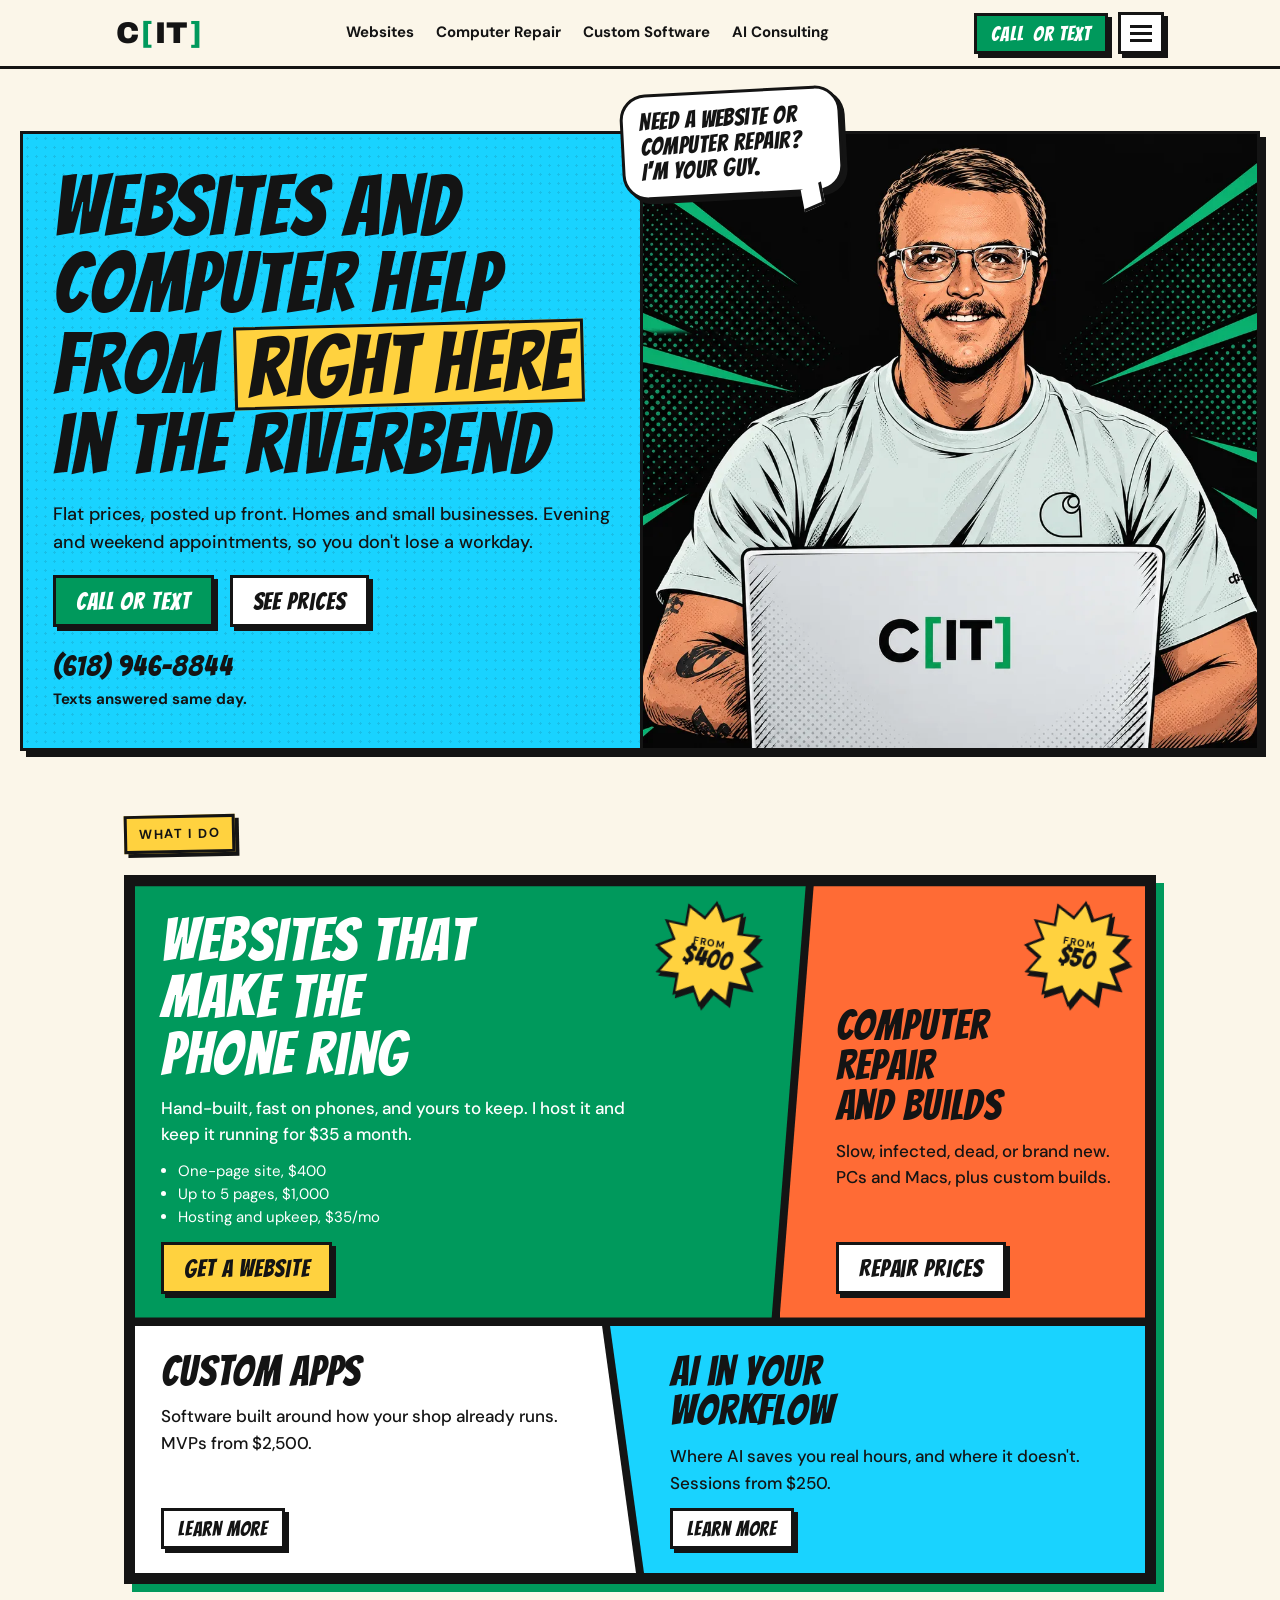
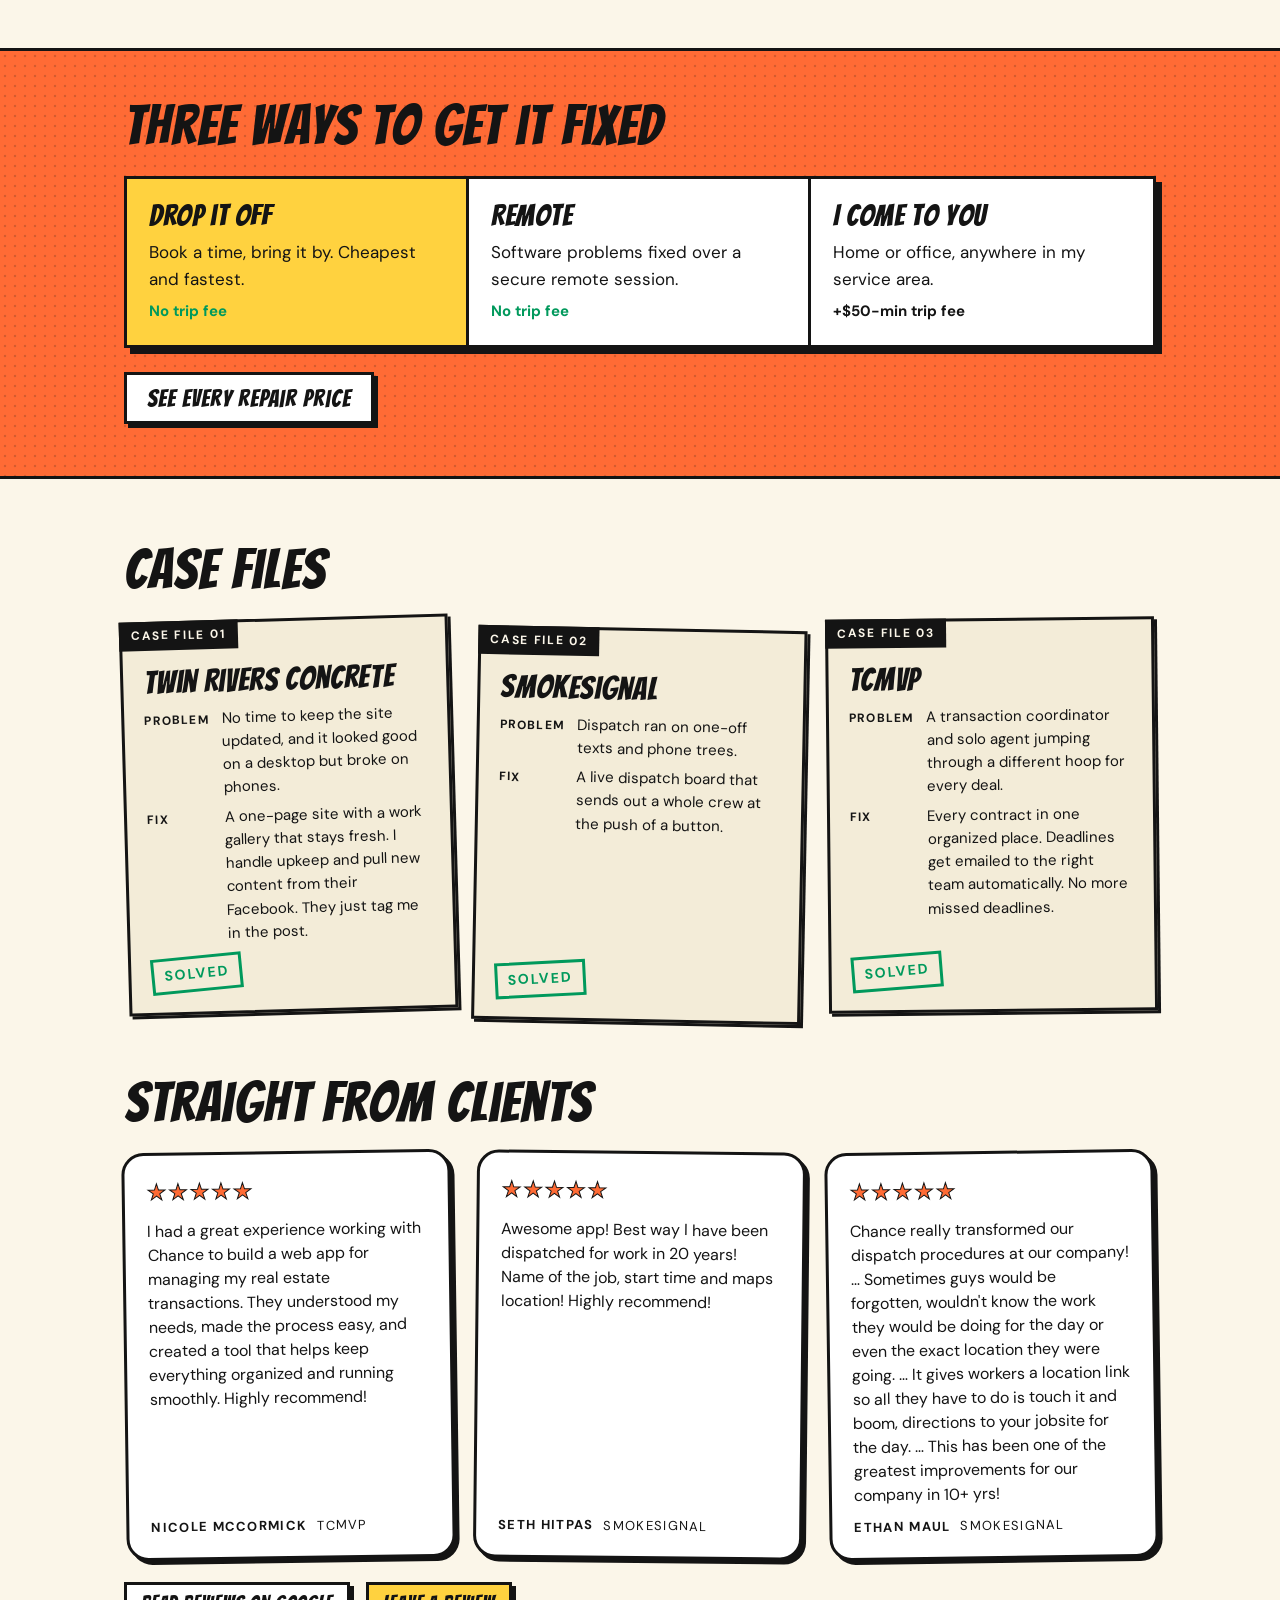
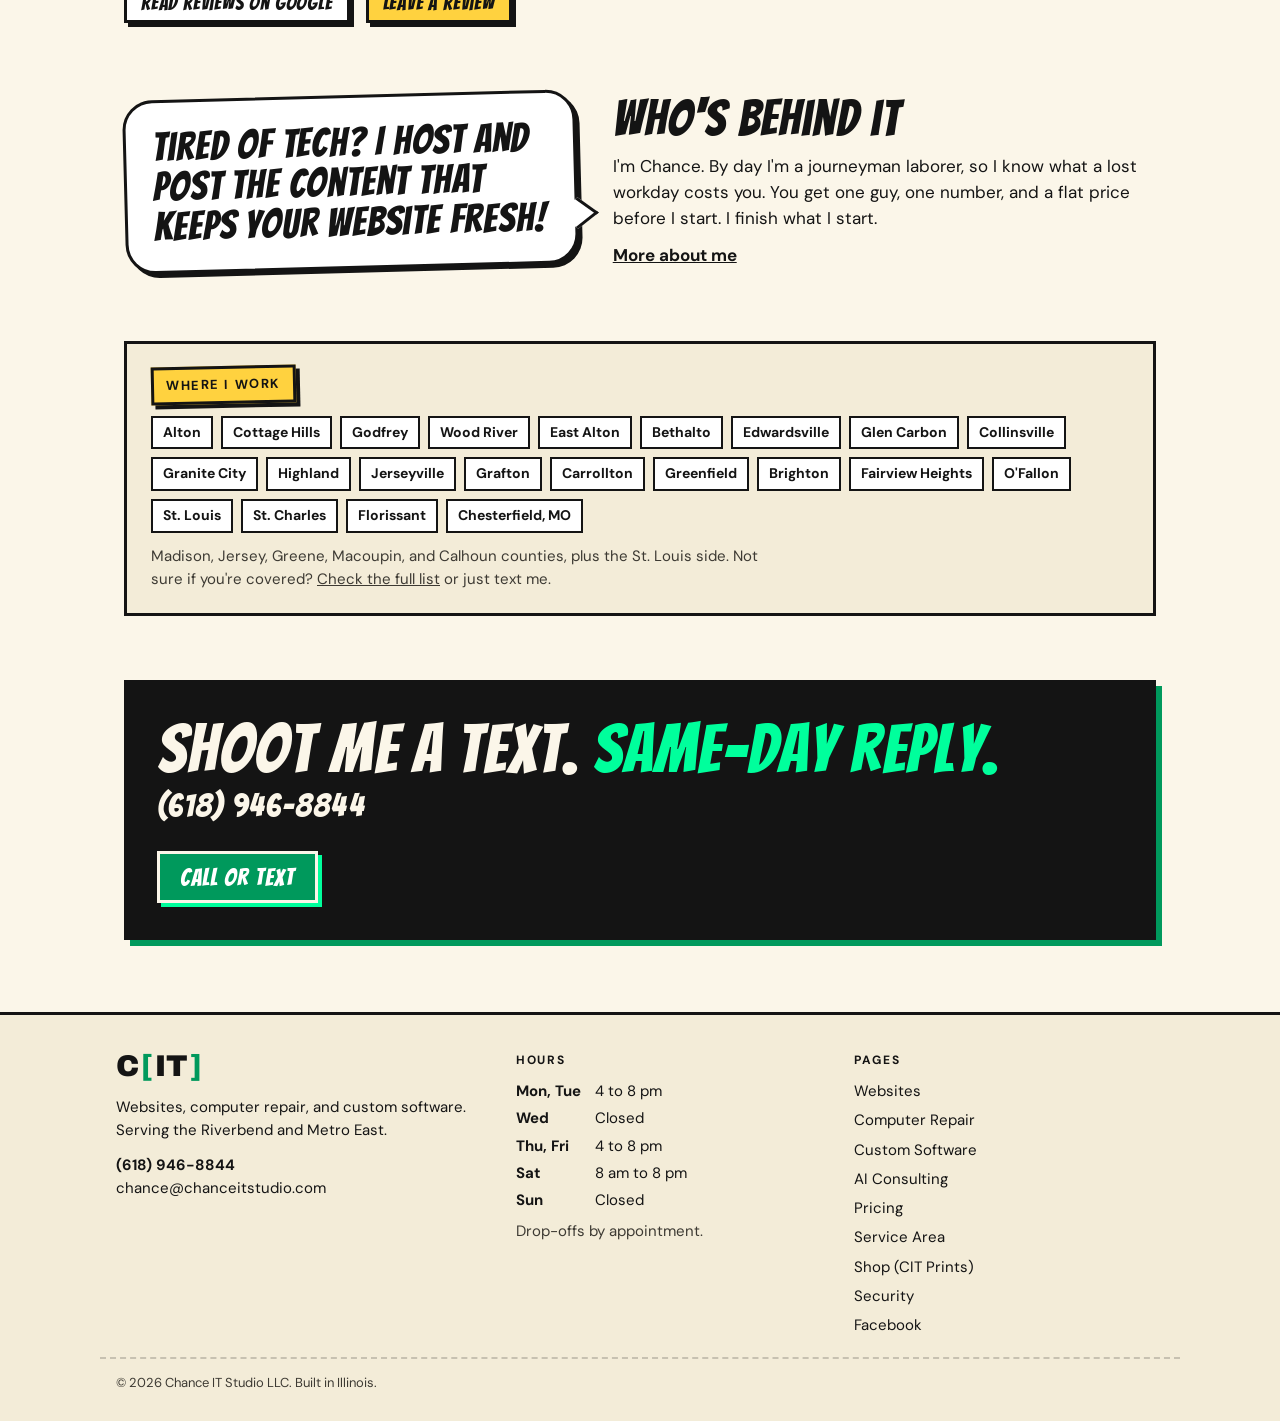
<file: index.html>
<!DOCTYPE html>
<html lang="en">
<head>
<meta charset="UTF-8">
<meta name="viewport" content="width=device-width, initial-scale=1.0, viewport-fit=cover">
<title>Computer Repair and Websites in the Riverbend | Chance IT Studio</title>
<meta name="description" content="Local computer repair, custom PC builds, and small business websites. Flat prices posted up front. Drop-off, remote, or on-site across the Riverbend and Metro East.">
<link rel="canonical" href="https://chanceitstudio.com/">
<meta name="theme-color" content="#fbf6e9">

<meta property="og:type" content="website">
<meta property="og:site_name" content="Chance IT Studio">
<meta property="og:title" content="Computer Repair and Websites in the Riverbend">
<meta property="og:description" content="Flat prices, posted up front. Drop-off, remote, or on-site. Homes and small businesses.">
<meta property="og:url" content="https://chanceitstudio.com/">
<meta property="og:image" content="https://chanceitstudio.com/img/og-banner.png">
<meta name="twitter:card" content="summary_large_image">

<link rel="icon" type="image/png" sizes="32x32" href="img/favicon-32.png">
<link rel="icon" type="image/png" sizes="512x512" href="img/favicon.png">
<link rel="apple-touch-icon" sizes="180x180" href="img/apple-touch-icon.png">
<link rel="manifest" href="site.webmanifest">

<link rel="preconnect" href="https://fonts.googleapis.com">
<link rel="preconnect" href="https://fonts.gstatic.com" crossorigin>
<link rel="stylesheet" href="https://fonts.googleapis.com/css2?family=Bangers&family=Archivo:wght@900&family=DM+Sans:wght@400;500;700&display=swap">
<link rel="preload" as="image" href="img/hero.webp" type="image/webp">
<link rel="stylesheet" href="css/styles.css">
<script type="application/ld+json">
{
 "@context": "https://schema.org",
 "@type": "LocalBusiness",
 "@id": "https://chanceitstudio.com/#business",
 "name": "Chance IT Studio",
 "url": "https://chanceitstudio.com/",
 "telephone": "+1-618-946-8844",
 "email": "chance@chanceitstudio.com",
 "logo": "https://chanceitstudio.com/img/CIT-white-bg.png",
 "image": "https://chanceitstudio.com/img/og-banner.png",
 "description": "Local computer repair, custom PC builds, and small business websites. Flat prices posted up front.",
 "areaServed": [
  "Alton, IL",
  "Cottage Hills, IL",
  "Godfrey, IL",
  "Wood River, IL",
  "East Alton, IL",
  "Bethalto, IL",
  "Edwardsville, IL",
  "Glen Carbon, IL",
  "Collinsville, IL",
  "Granite City, IL",
  "Highland, IL",
  "Jerseyville, IL",
  "Grafton, IL",
  "Carrollton, IL",
  "Greenfield, IL",
  "Brighton, IL",
  "Fairview Heights, IL",
  "O'Fallon, IL",
  "St. Louis, MO",
  "St. Charles, MO",
  "Florissant, MO",
  "Chesterfield, MO"
 ],
 "openingHoursSpecification": [
  {
   "@type": "OpeningHoursSpecification",
   "dayOfWeek": [
    "Monday",
    "Tuesday",
    "Thursday",
    "Friday"
   ],
   "opens": "16:00",
   "closes": "20:00"
  },
  {
   "@type": "OpeningHoursSpecification",
   "dayOfWeek": "Saturday",
   "opens": "08:00",
   "closes": "20:00"
  }
 ],
 "sameAs": [
  "https://www.facebook.com/ChanceITstudio",
  "https://share.google/pXdGoBC2G3sYD0voM"
 ]
}
</script>
</head>
<body>
<a class="skip" href="#main">Skip to content</a>

<header class="site-head">
  <div class="bar">
    <a class="logo" href="./" aria-label="Chance IT Studio home">C<b>[</b>IT<b>]</b></a>
    <nav class="site-nav" aria-label="Services">
      <a href="websites/">Websites</a>
      <a href="computer-repair/">Computer Repair</a>
      <a href="custom-software/">Custom Software</a>
      <a href="ai-consulting/">AI Consulting</a>
    </nav>
    <div class="head-actions">
      <a class="btn sm" href="tel:+16189468844">Call <span class="long">or text</span></a>
      <button class="menu-btn" type="button" aria-controls="site-menu" aria-expanded="false" aria-label="Menu"><span></span><span></span><span></span></button>
    </div>
  </div>
  <nav class="site-menu" id="site-menu" aria-label="Site menu">
    <div class="menu-in">
      <div class="menu-col" role="group" aria-labelledby="mh-svc">
        <p class="menu-h" id="mh-svc">Services</p>
        <a href="websites/">Websites</a>
        <a href="computer-repair/">Computer Repair</a>
        <a href="custom-software/">Custom Software</a>
        <a href="ai-consulting/">AI Consulting</a>
        <a href="pricing/">Pricing</a>
      </div>
      <div class="menu-col" role="group" aria-labelledby="mh-prod">
        <p class="menu-h" id="mh-prod">Products</p>
        <a href="https://shop.chanceitstudio.com" rel="noopener">Shop (CIT Prints)</a>
        <a href="https://tcmvp.com" rel="noopener">TCMVP</a>
        <a href="https://smokesignaldispatch.com/landing" rel="noopener">SmokeSignal Dispatch</a>
        <a href="https://gloveson.chanceitstudio.com" rel="noopener">GlovesOn</a>
      </div>
      <div class="menu-col" role="group" aria-labelledby="mh-studio">
        <p class="menu-h" id="mh-studio">Studio</p>
        <a href="about/">About</a>
        <a href="contact/">Contact</a>
        <a href="service-area/">Service Area</a>
        <a href="security/">Security</a>
      </div>
    </div>
  </nav>
</header>

<main id="main" class="wrap">

  <!-- HERO -->
  <section class="hero" aria-label="Introduction">
    <div class="copy dots-lite">
      <h1>Websites and computer help from <em>right here</em> in the Riverbend</h1>
      <p>Flat prices, posted up front. Homes and small businesses. Evening and weekend appointments, so you don't lose a workday.</p>
      <div class="row">
        <a class="btn" href="tel:+16189468844">Call or text</a>
        <a class="btn alt" href="pricing/">See prices</a>
      </div>
      <div class="phone-line"><a href="sms:+16189468844">(618) 946-8844</a><br>Texts answered same day.</div>
    </div>
    <div class="art">
      <div class="bubble" aria-hidden="true">Need a website or computer repair? I'm your guy.</div>
      <picture>
        <source srcset="img/hero.webp" type="image/webp">
        <img src="img/hero.jpg" alt="Comic illustration of Chance Crump at a laptop with the C[IT] logo" width="1000" height="1000" fetchpriority="high">
      </picture>
    </div>
  </section>

  <!-- SERVICES: comic page -->
  <section class="sec" aria-labelledby="svc-title">
    <span class="caption" id="svc-title">What I do</span>
    <div class="comic">
      <article class="svc web dots-lite">
        <div class="burst"><span><small>from</small>$400</span></div>
        <h3>Websites that make the phone ring</h3>
        <p>Hand-built, fast on phones, and yours to keep. I host it and keep it running for $35 a month.</p>
        <ul><li>One-page site, $400</li><li>Up to 5 pages, $1,000</li><li>Hosting and upkeep, $35/mo</li></ul>
        <a class="btn yellow" href="websites/">Get a website</a>
      </article>
      <article class="svc fix dots-lite">
        <div class="burst"><span><small>from</small>$50</span></div>
        <h3>Computer repair and builds</h3>
        <p>Slow, infected, dead, or brand new. PCs and Macs, plus custom builds.</p>
        <a class="btn alt" href="computer-repair/">Repair prices</a>
      </article>
      <article class="svc code">
        <h3>Custom apps</h3>
        <p>Software built around how your shop already runs. MVPs from $2,500.</p>
        <a class="btn alt sm" href="custom-software/">Learn more</a>
      </article>
      <article class="svc ai dots-lite">
        <h3>AI in your workflow</h3>
        <p>Where AI saves you real hours, and where it doesn't. Sessions from $250.</p>
        <a class="btn alt sm" href="ai-consulting/">Learn more</a>
      </article>
    </div>
  </section>

  <!-- REPAIR WAYS: full-bleed band -->
  <section class="band orange dots" aria-labelledby="ways-title">
    <div class="band-in">
      <h2 class="sec-title" id="ways-title">Three ways to get it fixed</h2>
      <div class="ways">
        <div class="way drop"><h4>Drop it off</h4><p>Book a time, bring it by. Cheapest and fastest.</p><span class="fee free">No trip fee</span></div>
        <div class="way"><h4>Remote</h4><p>Software problems fixed over a secure remote session.</p><span class="fee free">No trip fee</span></div>
        <div class="way"><h4>I come to you</h4><p>Home or office, anywhere in my service area.</p><span class="fee">+$50-min trip fee</span></div>
      </div>
      <a class="btn alt" href="computer-repair/">See every repair price</a>
    </div>
  </section>

  <!-- CASE FILES -->
  <section class="sec" aria-labelledby="cases-title">
    <h2 class="sec-title" id="cases-title">Case files</h2>
    <div class="cases">
      <article class="case"><span class="tab">Case file 01</span><div class="in">
        <h4>Twin Rivers Concrete</h4>
        <dl><dt>Problem</dt><dd>No time to keep the site updated, and it looked good on a desktop but broke on phones.</dd><dt>Fix</dt><dd>A one-page site with a work gallery that stays fresh. I handle upkeep and pull new content from their Facebook. They just tag me in the post.</dd></dl>
        <span class="stamp">Solved</span></div></article>
      <article class="case"><span class="tab">Case file 02</span><div class="in">
        <h4>SmokeSignal</h4>
        <dl><dt>Problem</dt><dd>Dispatch ran on one-off texts and phone trees.</dd><dt>Fix</dt><dd>A live dispatch board that sends out a whole crew at the push of a button.</dd></dl>
        <span class="stamp">Solved</span></div></article>
      <article class="case"><span class="tab">Case file 03</span><div class="in">
        <h4>TCMVP</h4>
        <dl><dt>Problem</dt><dd>A transaction coordinator and solo agent jumping through a different hoop for every deal.</dd><dt>Fix</dt><dd>Every contract in one organized place. Deadlines get emailed to the right team automatically. No more missed deadlines.</dd></dl>
        <span class="stamp">Solved</span></div></article>
    </div>
  </section>

  <!-- REVIEWS -->
  <section class="sec" aria-labelledby="reviews-title">
    <h2 class="sec-title" id="reviews-title">Straight from clients</h2>
    <div class="reviews">
      <figure class="review">
        <span class="stars" role="img" aria-label="5 out of 5 stars">★★★★★</span>
        <blockquote>I had a great experience working with Chance to build a web app for managing my real estate transactions. They understood my needs, made the process easy, and created a tool that helps keep everything organized and running smoothly. Highly recommend!</blockquote>
        <figcaption><b>Nicole McCormick</b> TCMVP</figcaption>
      </figure>
      <figure class="review">
        <span class="stars" role="img" aria-label="5 out of 5 stars">★★★★★</span>
        <blockquote>Awesome app! Best way I have been dispatched for work in 20 years! Name of the job, start time and maps location! Highly recommend!</blockquote>
        <figcaption><b>Seth Hitpas</b> SmokeSignal</figcaption>
      </figure>
      <figure class="review">
        <span class="stars" role="img" aria-label="5 out of 5 stars">★★★★★</span>
        <blockquote>Chance really transformed our dispatch procedures at our company! … Sometimes guys would be forgotten, wouldn't know the work they would be doing for the day or even the exact location they were going. … It gives workers a location link so all they have to do is touch it and boom, directions to your jobsite for the day. … This has been one of the greatest improvements for our company in 10+ yrs!</blockquote>
        <figcaption><b>Ethan Maul</b> SmokeSignal</figcaption>
      </figure>
    </div>
    <div class="row">
      <a class="btn alt sm" href="https://share.google/pXdGoBC2G3sYD0voM" rel="noopener">Read reviews on Google</a>
      <a class="btn yellow sm" href="https://g.page/r/CRmbYvdWbj9jEBM/review" rel="noopener">Leave a review</a>
    </div>
  </section>

  <!-- ABOUT TEASER -->
  <section class="about" aria-labelledby="about-title">
    <blockquote class="say">Tired of Tech? I host and post the content that keeps your website fresh!</blockquote>
    <div>
      <h2 id="about-title">Who's behind it</h2>
      <p>I'm Chance. By day I'm a journeyman laborer, so I know what a lost workday costs you. You get one guy, one number, and a flat price before I start. I finish what I start.</p>
      <p><a href="about/">More about me</a></p>
    </div>
  </section>

  <!-- SERVICE AREA -->
  <section class="area" aria-labelledby="area-title">
    <span class="caption" id="area-title">Where I work</span>
    <ul>
      <li>Alton</li><li>Cottage Hills</li><li>Godfrey</li><li>Wood River</li><li>East Alton</li><li>Bethalto</li><li>Edwardsville</li><li>Glen Carbon</li><li>Collinsville</li><li>Granite City</li><li>Highland</li><li>Jerseyville</li><li>Grafton</li><li>Carrollton</li><li>Greenfield</li><li>Brighton</li><li>Fairview Heights</li><li>O'Fallon</li><li>St. Louis</li><li>St. Charles</li><li>Florissant</li><li>Chesterfield, MO</li>
    </ul>
    <p class="note">Madison, Jersey, Greene, Macoupin, and Calhoun counties, plus the St. Louis side. Not sure if you're covered? <a href="service-area/">Check the full list</a> or just text me.</p>
  </section>

  <!-- CTA -->
  <section class="cta" aria-labelledby="cta-title">
    <div>
      <h2 id="cta-title">Shoot me a text. <b>Same-day reply.</b></h2>
      <a class="num" href="sms:+16189468844">(618) 946-8844</a>
    </div>
    <a class="btn" href="tel:+16189468844">Call or text</a>
  </section>
</main>

<footer class="site-foot">
  <div class="cols">
    <div>
      <a class="logo" href="./" aria-label="Chance IT Studio home">C<b>[</b>IT<b>]</b></a>
      <p style="margin-top:12px">Websites, computer repair, and custom software.<br>Serving the Riverbend and Metro East.</p>
      <p style="margin-top:12px"><a href="tel:+16189468844"><b>(618) 946-8844</b></a><br><a href="mailto:chance@chanceitstudio.com">chance@chanceitstudio.com</a></p>
    </div>
    <div>
      <h4>Hours</h4>
      <dl class="hours">
        <dt>Mon, Tue</dt><dd>4 to 8 pm</dd>
        <dt>Wed</dt><dd>Closed</dd>
        <dt>Thu, Fri</dt><dd>4 to 8 pm</dd>
        <dt>Sat</dt><dd>8 am to 8 pm</dd>
        <dt>Sun</dt><dd>Closed</dd>
      </dl>
      <p class="note" style="margin-top:8px">Drop-offs by appointment.</p>
    </div>
    <div>
      <h4>Pages</h4>
      <ul>
        <li><a href="websites/">Websites</a></li>
        <li><a href="computer-repair/">Computer Repair</a></li>
        <li><a href="custom-software/">Custom Software</a></li>
        <li><a href="ai-consulting/">AI Consulting</a></li>
        <li><a href="pricing/">Pricing</a></li>
        <li><a href="service-area/">Service Area</a></li>
        <li><a href="https://shop.chanceitstudio.com" rel="noopener">Shop (CIT Prints)</a></li>
        <li><a href="security/">Security</a></li>
        <li><a href="https://www.facebook.com/ChanceITstudio/" rel="noopener">Facebook</a></li>
      </ul>
    </div>
  </div>
  <div class="legal">&copy; <span id="year">2026</span> Chance IT Studio LLC. Built in Illinois.</div>
</footer>

<script src="js/main.js" defer></script>
</body>
</html>
</file>
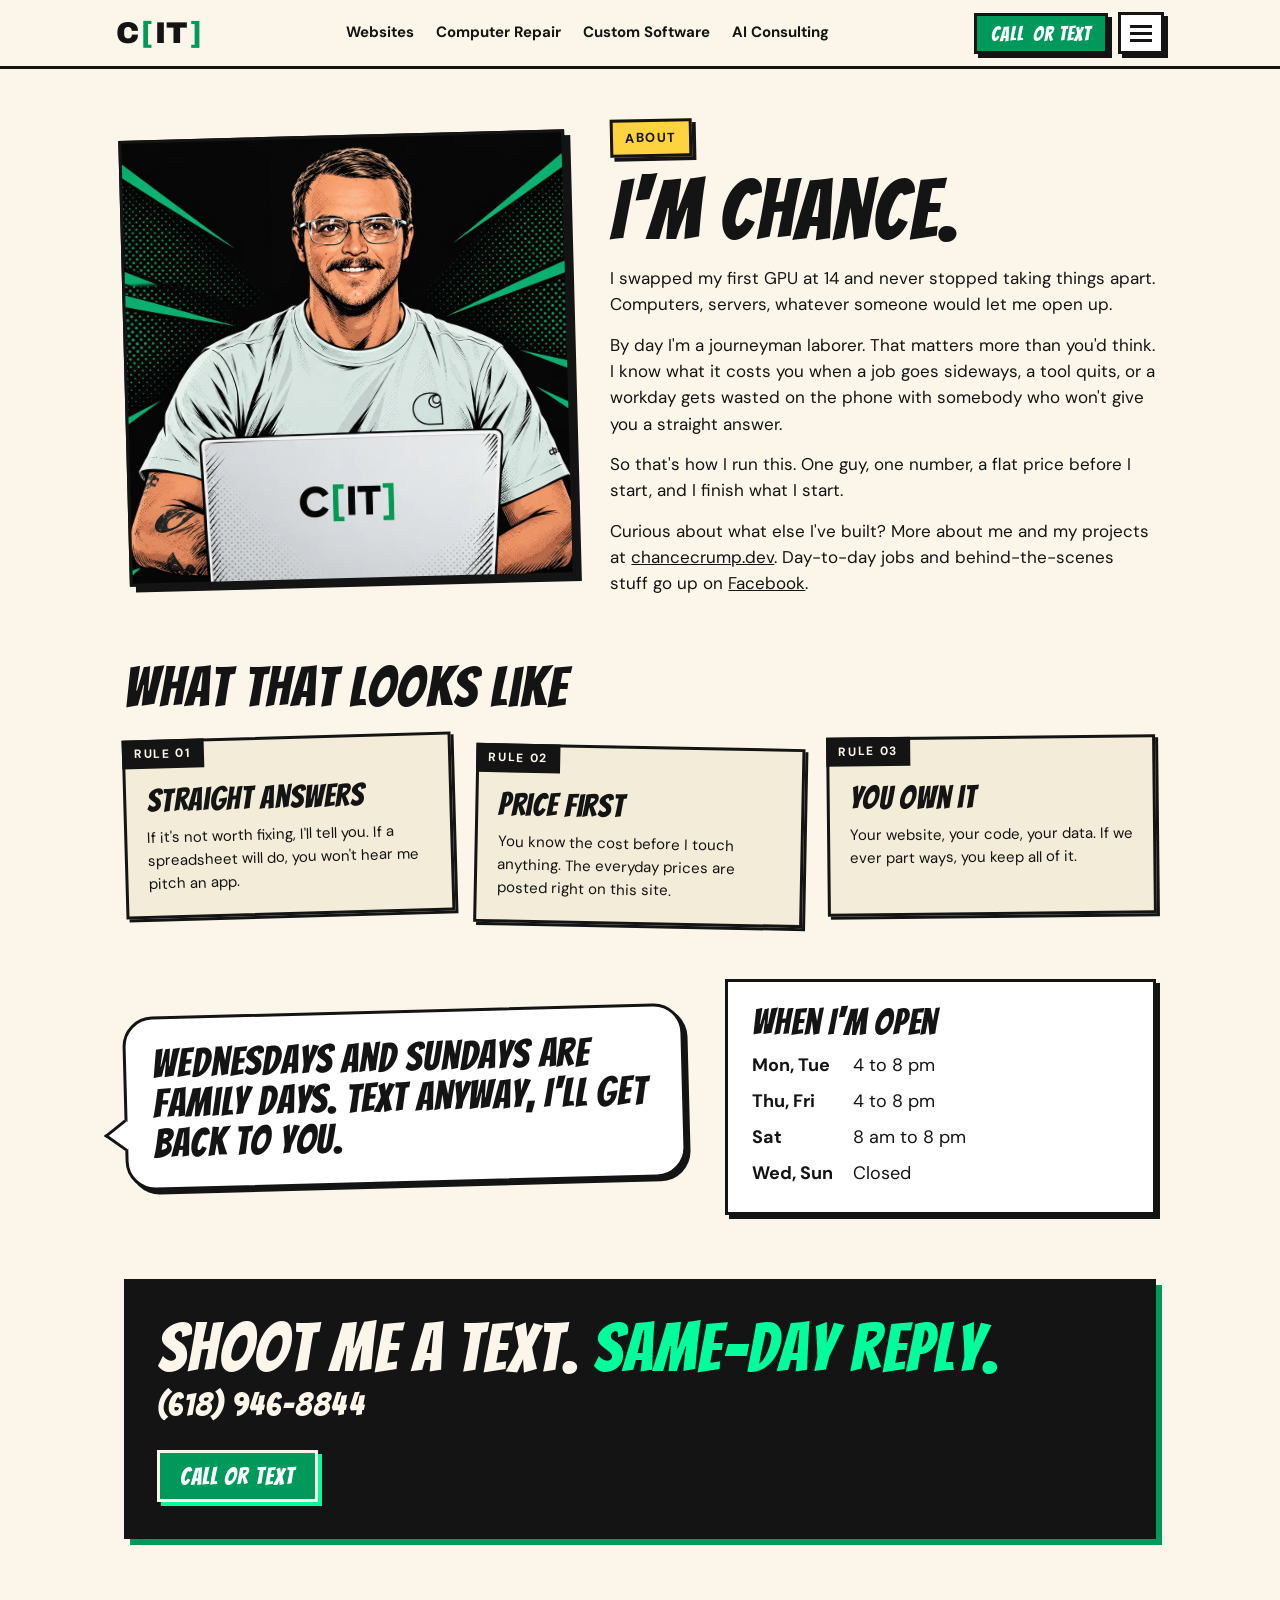
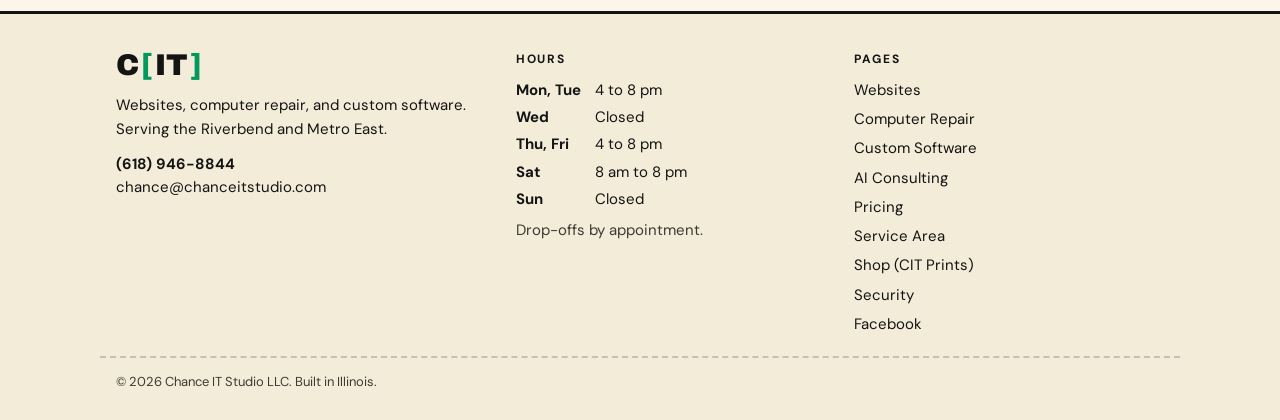
<file: about/index.html>
<!DOCTYPE html>
<html lang="en">
<head>
<meta charset="UTF-8">
<meta name="viewport" content="width=device-width, initial-scale=1.0, viewport-fit=cover">
<title>About Chance Crump | Chance IT Studio</title>
<meta name="description" content="Chance Crump runs Chance IT Studio from right here in the Riverbend. Journeyman laborer, lifelong tinkerer, flat prices, straight answers.">
<link rel="canonical" href="https://chanceitstudio.com/about/">
<meta name="theme-color" content="#fbf6e9">

<meta property="og:type" content="website">
<meta property="og:site_name" content="Chance IT Studio">
<meta property="og:title" content="About Chance Crump">
<meta property="og:description" content="Chance Crump runs Chance IT Studio from right here in the Riverbend. Journeyman laborer, lifelong tinkerer, flat prices, straight answers.">
<meta property="og:url" content="https://chanceitstudio.com/about/">
<meta property="og:image" content="https://chanceitstudio.com/img/og-banner.png">
<meta name="twitter:card" content="summary_large_image">

<link rel="icon" type="image/png" sizes="32x32" href="../img/favicon-32.png">
<link rel="icon" type="image/png" sizes="512x512" href="../img/favicon.png">
<link rel="apple-touch-icon" sizes="180x180" href="../img/apple-touch-icon.png">
<link rel="manifest" href="../site.webmanifest">

<link rel="preconnect" href="https://fonts.googleapis.com">
<link rel="preconnect" href="https://fonts.gstatic.com" crossorigin>
<link rel="stylesheet" href="https://fonts.googleapis.com/css2?family=Bangers&family=Archivo:wght@900&family=DM+Sans:wght@400;500;700&display=swap">
<link rel="stylesheet" href="../css/styles.css">
</head>
<body>
<a class="skip" href="#main">Skip to content</a>

<header class="site-head">
  <div class="bar">
    <a class="logo" href="../" aria-label="Chance IT Studio home">C<b>[</b>IT<b>]</b></a>
    <nav class="site-nav" aria-label="Services">
      <a href="../websites/">Websites</a>
      <a href="../computer-repair/">Computer Repair</a>
      <a href="../custom-software/">Custom Software</a>
      <a href="../ai-consulting/">AI Consulting</a>
    </nav>
    <div class="head-actions">
      <a class="btn sm" href="tel:+16189468844">Call <span class="long">or text</span></a>
      <button class="menu-btn" type="button" aria-controls="site-menu" aria-expanded="false" aria-label="Menu"><span></span><span></span><span></span></button>
    </div>
  </div>
  <nav class="site-menu" id="site-menu" aria-label="Site menu">
    <div class="menu-in">
      <div class="menu-col" role="group" aria-labelledby="mh-svc">
        <p class="menu-h" id="mh-svc">Services</p>
        <a href="../websites/">Websites</a>
        <a href="../computer-repair/">Computer Repair</a>
        <a href="../custom-software/">Custom Software</a>
        <a href="../ai-consulting/">AI Consulting</a>
        <a href="../pricing/">Pricing</a>
      </div>
      <div class="menu-col" role="group" aria-labelledby="mh-prod">
        <p class="menu-h" id="mh-prod">Products</p>
        <a href="https://shop.chanceitstudio.com" rel="noopener">Shop (CIT Prints)</a>
        <a href="https://tcmvp.com" rel="noopener">TCMVP</a>
        <a href="https://smokesignaldispatch.com/landing" rel="noopener">SmokeSignal Dispatch</a>
        <a href="https://gloveson.chanceitstudio.com" rel="noopener">GlovesOn</a>
      </div>
      <div class="menu-col" role="group" aria-labelledby="mh-studio">
        <p class="menu-h" id="mh-studio">Studio</p>
        <a href="../about/" aria-current="page">About</a>
        <a href="../contact/">Contact</a>
        <a href="../service-area/">Service Area</a>
        <a href="../security/">Security</a>
      </div>
    </div>
  </nav>
</header>

<main id="main" class="wrap">
  <section class="about-hero">
    <div class="about-art">
      <picture>
        <source srcset="../img/hero.webp" type="image/webp">
        <img src="../img/hero.jpg" alt="Comic illustration of Chance Crump at a laptop with the C[IT] logo" width="1000" height="1000" loading="lazy">
      </picture>
    </div>
    <div class="about-copy">
      <span class="caption">About</span>
      <h1 class="sec-title">I'm Chance.</h1>
      <p>I swapped my first GPU at 14 and never stopped taking things apart. Computers, servers, whatever someone would let me open up.</p>
      <p>By day I'm a journeyman laborer. That matters more than you'd think. I know what it costs you when a job goes sideways, a tool quits, or a workday gets wasted on the phone with somebody who won't give you a straight answer.</p>
      <p>So that's how I run this. One guy, one number, a flat price before I start, and I finish what I start.</p>
      <p>Curious about what else I've built? More about me and my projects at <a href="https://chancecrump.dev" rel="me">chancecrump.dev</a>. Day-to-day jobs and behind-the-scenes stuff go up on <a href="https://www.facebook.com/ChanceITstudio" rel="noopener">Facebook</a>.</p>
    </div>
  </section>

  <section class="sec" aria-labelledby="what-title">
    <h2 class="sec-title" id="what-title">What that looks like</h2>
    <div class="cases">
      <article class="case"><span class="tab">Rule 01</span><div class="in"><h4>Straight answers</h4><p>If it's not worth fixing, I'll tell you. If a spreadsheet will do, you won't hear me pitch an app.</p></div></article>
      <article class="case"><span class="tab">Rule 02</span><div class="in"><h4>Price first</h4><p>You know the cost before I touch anything. The everyday prices are posted right on this site.</p></div></article>
      <article class="case"><span class="tab">Rule 03</span><div class="in"><h4>You own it</h4><p>Your website, your code, your data. If we ever part ways, you keep all of it.</p></div></article>
    </div>
  </section>

  <section class="feature-case" aria-label="Hours">
    <div class="say">Wednesdays and Sundays are family days. Text anyway, I'll get back to you.</div>
    <div class="panel">
      <h3>When I'm open</h3>
      <dl class="hours big">
        <dt>Mon, Tue</dt><dd>4 to 8 pm</dd>
        <dt>Thu, Fri</dt><dd>4 to 8 pm</dd>
        <dt>Sat</dt><dd>8 am to 8 pm</dd>
        <dt>Wed, Sun</dt><dd>Closed</dd>
      </dl>
    </div>
  </section>

  <section class="cta" aria-labelledby="cta-title">
    <div>
      <h2 id="cta-title">Shoot me a text. <b>Same-day reply.</b></h2>
      <a class="num" href="sms:+16189468844">(618) 946-8844</a>
    </div>
    <a class="btn" href="tel:+16189468844">Call or text</a>
  </section>
</main>

<footer class="site-foot">
  <div class="cols">
    <div>
      <a class="logo" href="../" aria-label="Chance IT Studio home">C<b>[</b>IT<b>]</b></a>
      <p style="margin-top:12px">Websites, computer repair, and custom software.<br>Serving the Riverbend and Metro East.</p>
      <p style="margin-top:12px"><a href="tel:+16189468844"><b>(618) 946-8844</b></a><br><a href="mailto:chance@chanceitstudio.com">chance@chanceitstudio.com</a></p>
    </div>
    <div>
      <h4>Hours</h4>
      <dl class="hours">
        <dt>Mon, Tue</dt><dd>4 to 8 pm</dd>
        <dt>Wed</dt><dd>Closed</dd>
        <dt>Thu, Fri</dt><dd>4 to 8 pm</dd>
        <dt>Sat</dt><dd>8 am to 8 pm</dd>
        <dt>Sun</dt><dd>Closed</dd>
      </dl>
      <p class="note" style="margin-top:8px">Drop-offs by appointment.</p>
    </div>
    <div>
      <h4>Pages</h4>
      <ul>
        <li><a href="../websites/">Websites</a></li>
        <li><a href="../computer-repair/">Computer Repair</a></li>
        <li><a href="../custom-software/">Custom Software</a></li>
        <li><a href="../ai-consulting/">AI Consulting</a></li>
        <li><a href="../pricing/">Pricing</a></li>
        <li><a href="../service-area/">Service Area</a></li>
        <li><a href="https://shop.chanceitstudio.com" rel="noopener">Shop (CIT Prints)</a></li>
        <li><a href="../security/">Security</a></li>
        <li><a href="https://www.facebook.com/ChanceITstudio/" rel="noopener">Facebook</a></li>
      </ul>
    </div>
  </div>
  <div class="legal">&copy; <span id="year">2026</span> Chance IT Studio LLC. Built in Illinois.</div>
</footer>

<script src="../js/main.js" defer></script>
</body>
</html>
</file>
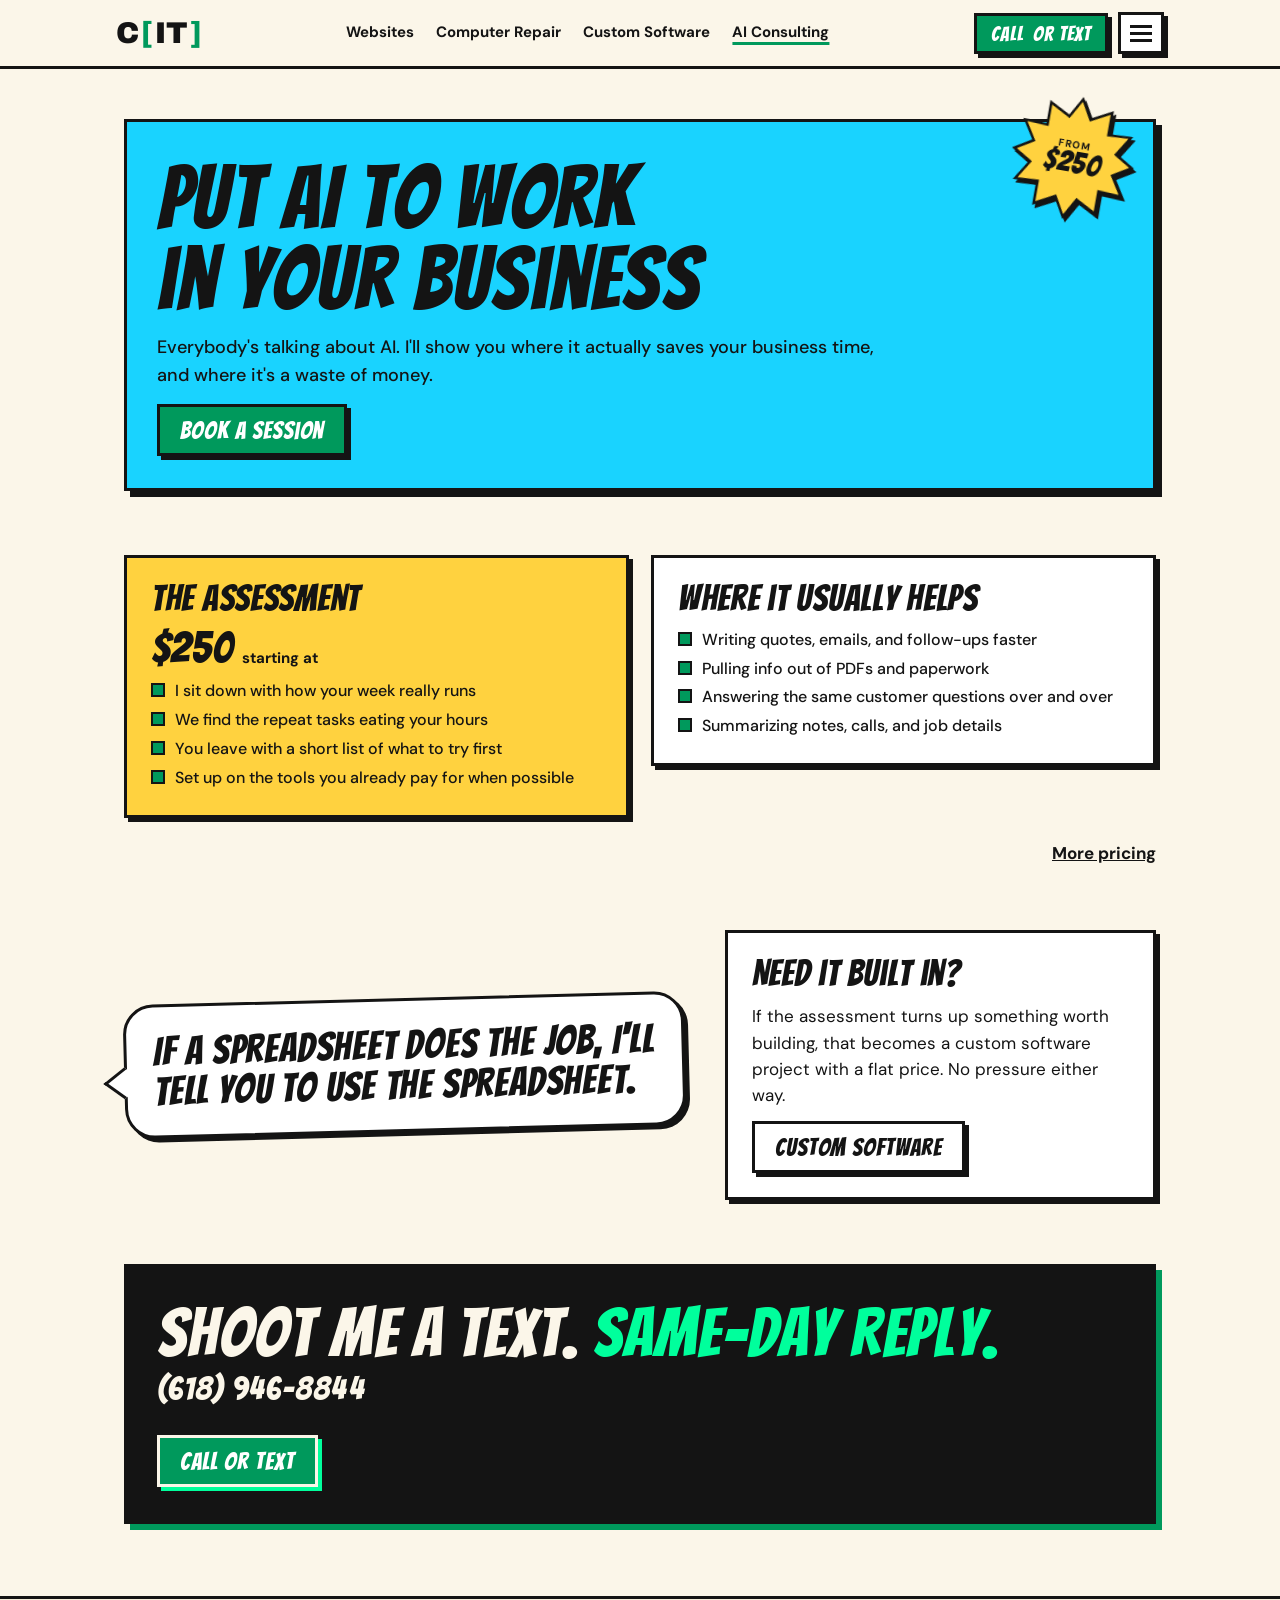
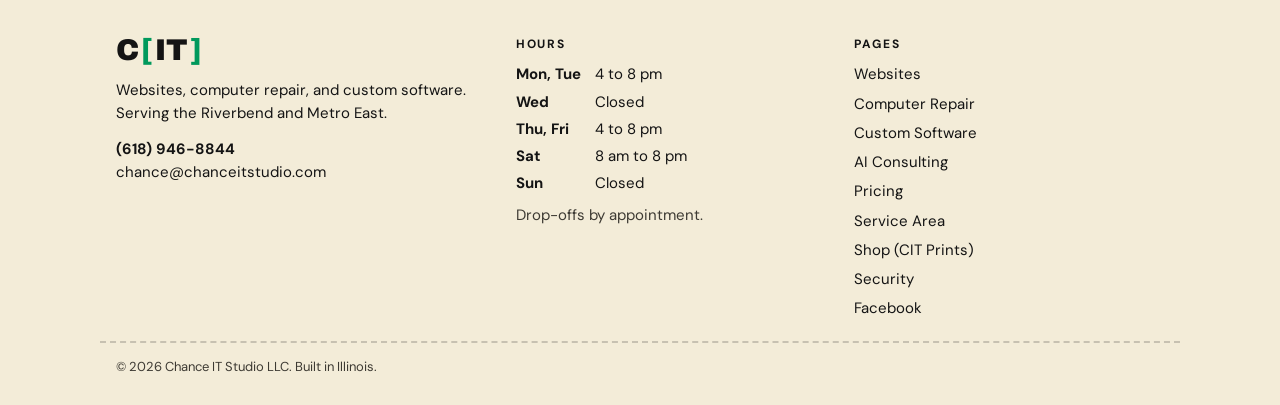
<file: ai-consulting/index.html>
<!DOCTYPE html>
<html lang="en">
<head>
<meta charset="UTF-8">
<meta name="viewport" content="width=device-width, initial-scale=1.0, viewport-fit=cover">
<title>AI Consulting for Small Businesses | Chance IT Studio</title>
<meta name="description" content="Find out where AI actually saves your business time. Workflow assessments from $250, from a developer down the road, not a call center.">
<link rel="canonical" href="https://chanceitstudio.com/ai-consulting/">
<meta name="theme-color" content="#fbf6e9">

<meta property="og:type" content="website">
<meta property="og:site_name" content="Chance IT Studio">
<meta property="og:title" content="AI Consulting for Small Businesses">
<meta property="og:description" content="Find out where AI actually saves your business time. Workflow assessments from $250, from a developer down the road, not a call center.">
<meta property="og:url" content="https://chanceitstudio.com/ai-consulting/">
<meta property="og:image" content="https://chanceitstudio.com/img/og-banner.png">
<meta name="twitter:card" content="summary_large_image">

<link rel="icon" type="image/png" sizes="32x32" href="../img/favicon-32.png">
<link rel="icon" type="image/png" sizes="512x512" href="../img/favicon.png">
<link rel="apple-touch-icon" sizes="180x180" href="../img/apple-touch-icon.png">
<link rel="manifest" href="../site.webmanifest">

<link rel="preconnect" href="https://fonts.googleapis.com">
<link rel="preconnect" href="https://fonts.gstatic.com" crossorigin>
<link rel="stylesheet" href="https://fonts.googleapis.com/css2?family=Bangers&family=Archivo:wght@900&family=DM+Sans:wght@400;500;700&display=swap">
<link rel="stylesheet" href="../css/styles.css">
</head>
<body>
<a class="skip" href="#main">Skip to content</a>

<header class="site-head">
  <div class="bar">
    <a class="logo" href="../" aria-label="Chance IT Studio home">C<b>[</b>IT<b>]</b></a>
    <nav class="site-nav" aria-label="Services">
      <a href="../websites/">Websites</a>
      <a href="../computer-repair/">Computer Repair</a>
      <a href="../custom-software/">Custom Software</a>
      <a href="../ai-consulting/" aria-current="page">AI Consulting</a>
    </nav>
    <div class="head-actions">
      <a class="btn sm" href="tel:+16189468844">Call <span class="long">or text</span></a>
      <button class="menu-btn" type="button" aria-controls="site-menu" aria-expanded="false" aria-label="Menu"><span></span><span></span><span></span></button>
    </div>
  </div>
  <nav class="site-menu" id="site-menu" aria-label="Site menu">
    <div class="menu-in">
      <div class="menu-col" role="group" aria-labelledby="mh-svc">
        <p class="menu-h" id="mh-svc">Services</p>
        <a href="../websites/">Websites</a>
        <a href="../computer-repair/">Computer Repair</a>
        <a href="../custom-software/">Custom Software</a>
        <a href="../ai-consulting/" aria-current="page">AI Consulting</a>
        <a href="../pricing/">Pricing</a>
      </div>
      <div class="menu-col" role="group" aria-labelledby="mh-prod">
        <p class="menu-h" id="mh-prod">Products</p>
        <a href="https://shop.chanceitstudio.com" rel="noopener">Shop (CIT Prints)</a>
        <a href="https://tcmvp.com" rel="noopener">TCMVP</a>
        <a href="https://smokesignaldispatch.com/landing" rel="noopener">SmokeSignal Dispatch</a>
        <a href="https://gloveson.chanceitstudio.com" rel="noopener">GlovesOn</a>
      </div>
      <div class="menu-col" role="group" aria-labelledby="mh-studio">
        <p class="menu-h" id="mh-studio">Studio</p>
        <a href="../about/">About</a>
        <a href="../contact/">Contact</a>
        <a href="../service-area/">Service Area</a>
        <a href="../security/">Security</a>
      </div>
    </div>
  </nav>
</header>

<main id="main" class="wrap">
  <section class="pagehead cyan dots-lite">
    <div class="burst"><span><small>from</small>$250</span></div>
    <h1>Put AI to work in your business</h1>
    <p>Everybody's talking about AI. I'll show you where it actually saves your business time, and where it's a waste of money.</p>
    <div class="row"><a class="btn" href="tel:+16189468844">Book a session</a></div>
  </section>

  <section class="split" aria-label="What you get">
    <div class="panel yellow">
      <h3>The assessment</h3>
      <div class="price">$250 <small>starting at</small></div>
      <ul class="checks">
        <li>I sit down with how your week really runs</li>
        <li>We find the repeat tasks eating your hours</li>
        <li>You leave with a short list of what to try first</li>
        <li>Set up on the tools you already pay for when possible</li>
      </ul>
    </div>
    <div class="panel">
      <h3>Where it usually helps</h3>
      <ul class="checks">
        <li>Writing quotes, emails, and follow-ups faster</li>
        <li>Pulling info out of PDFs and paperwork</li>
        <li>Answering the same customer questions over and over</li>
        <li>Summarizing notes, calls, and job details</li>
      </ul>
    </div>
    <p class="more-price"><a href="../pricing/#p-big">More pricing</a></p>
  </section>

  <section class="feature-case" aria-label="Straight answer">
    <div class="say">If a spreadsheet does the job, I'll tell you to use the spreadsheet.</div>
    <div class="panel">
      <h3>Need it built in?</h3>
      <p>If the assessment turns up something worth building, that becomes a custom software project with a flat price. No pressure either way.</p>
      <a class="btn alt" href="../custom-software/">Custom software</a>
    </div>
  </section>

  <section class="cta" aria-labelledby="cta-title">
    <div>
      <h2 id="cta-title">Shoot me a text. <b>Same-day reply.</b></h2>
      <a class="num" href="sms:+16189468844">(618) 946-8844</a>
    </div>
    <a class="btn" href="tel:+16189468844">Call or text</a>
  </section>
</main>

<footer class="site-foot">
  <div class="cols">
    <div>
      <a class="logo" href="../" aria-label="Chance IT Studio home">C<b>[</b>IT<b>]</b></a>
      <p style="margin-top:12px">Websites, computer repair, and custom software.<br>Serving the Riverbend and Metro East.</p>
      <p style="margin-top:12px"><a href="tel:+16189468844"><b>(618) 946-8844</b></a><br><a href="mailto:chance@chanceitstudio.com">chance@chanceitstudio.com</a></p>
    </div>
    <div>
      <h4>Hours</h4>
      <dl class="hours">
        <dt>Mon, Tue</dt><dd>4 to 8 pm</dd>
        <dt>Wed</dt><dd>Closed</dd>
        <dt>Thu, Fri</dt><dd>4 to 8 pm</dd>
        <dt>Sat</dt><dd>8 am to 8 pm</dd>
        <dt>Sun</dt><dd>Closed</dd>
      </dl>
      <p class="note" style="margin-top:8px">Drop-offs by appointment.</p>
    </div>
    <div>
      <h4>Pages</h4>
      <ul>
        <li><a href="../websites/">Websites</a></li>
        <li><a href="../computer-repair/">Computer Repair</a></li>
        <li><a href="../custom-software/">Custom Software</a></li>
        <li><a href="../ai-consulting/">AI Consulting</a></li>
        <li><a href="../pricing/">Pricing</a></li>
        <li><a href="../service-area/">Service Area</a></li>
        <li><a href="https://shop.chanceitstudio.com" rel="noopener">Shop (CIT Prints)</a></li>
        <li><a href="../security/">Security</a></li>
        <li><a href="https://www.facebook.com/ChanceITstudio/" rel="noopener">Facebook</a></li>
      </ul>
    </div>
  </div>
  <div class="legal">&copy; <span id="year">2026</span> Chance IT Studio LLC. Built in Illinois.</div>
</footer>

<script src="../js/main.js" defer></script>
</body>
</html>
</file>
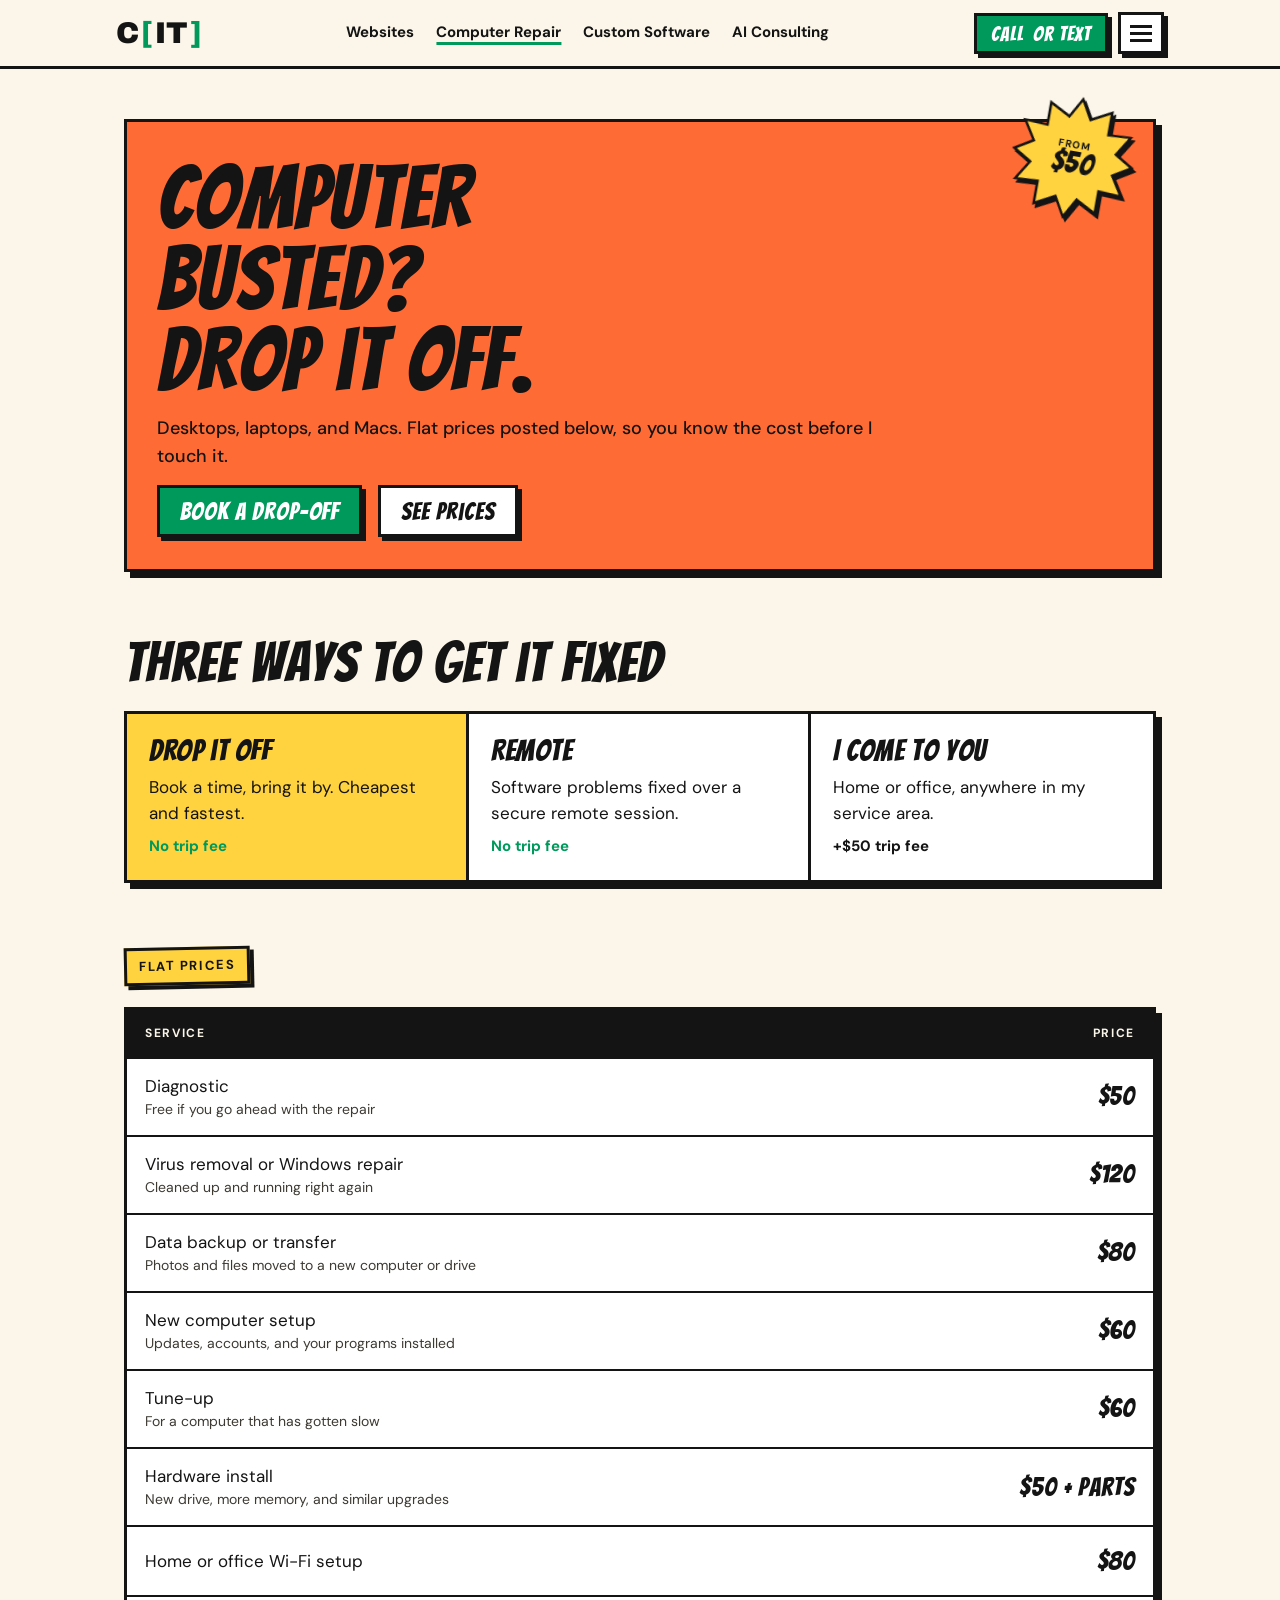
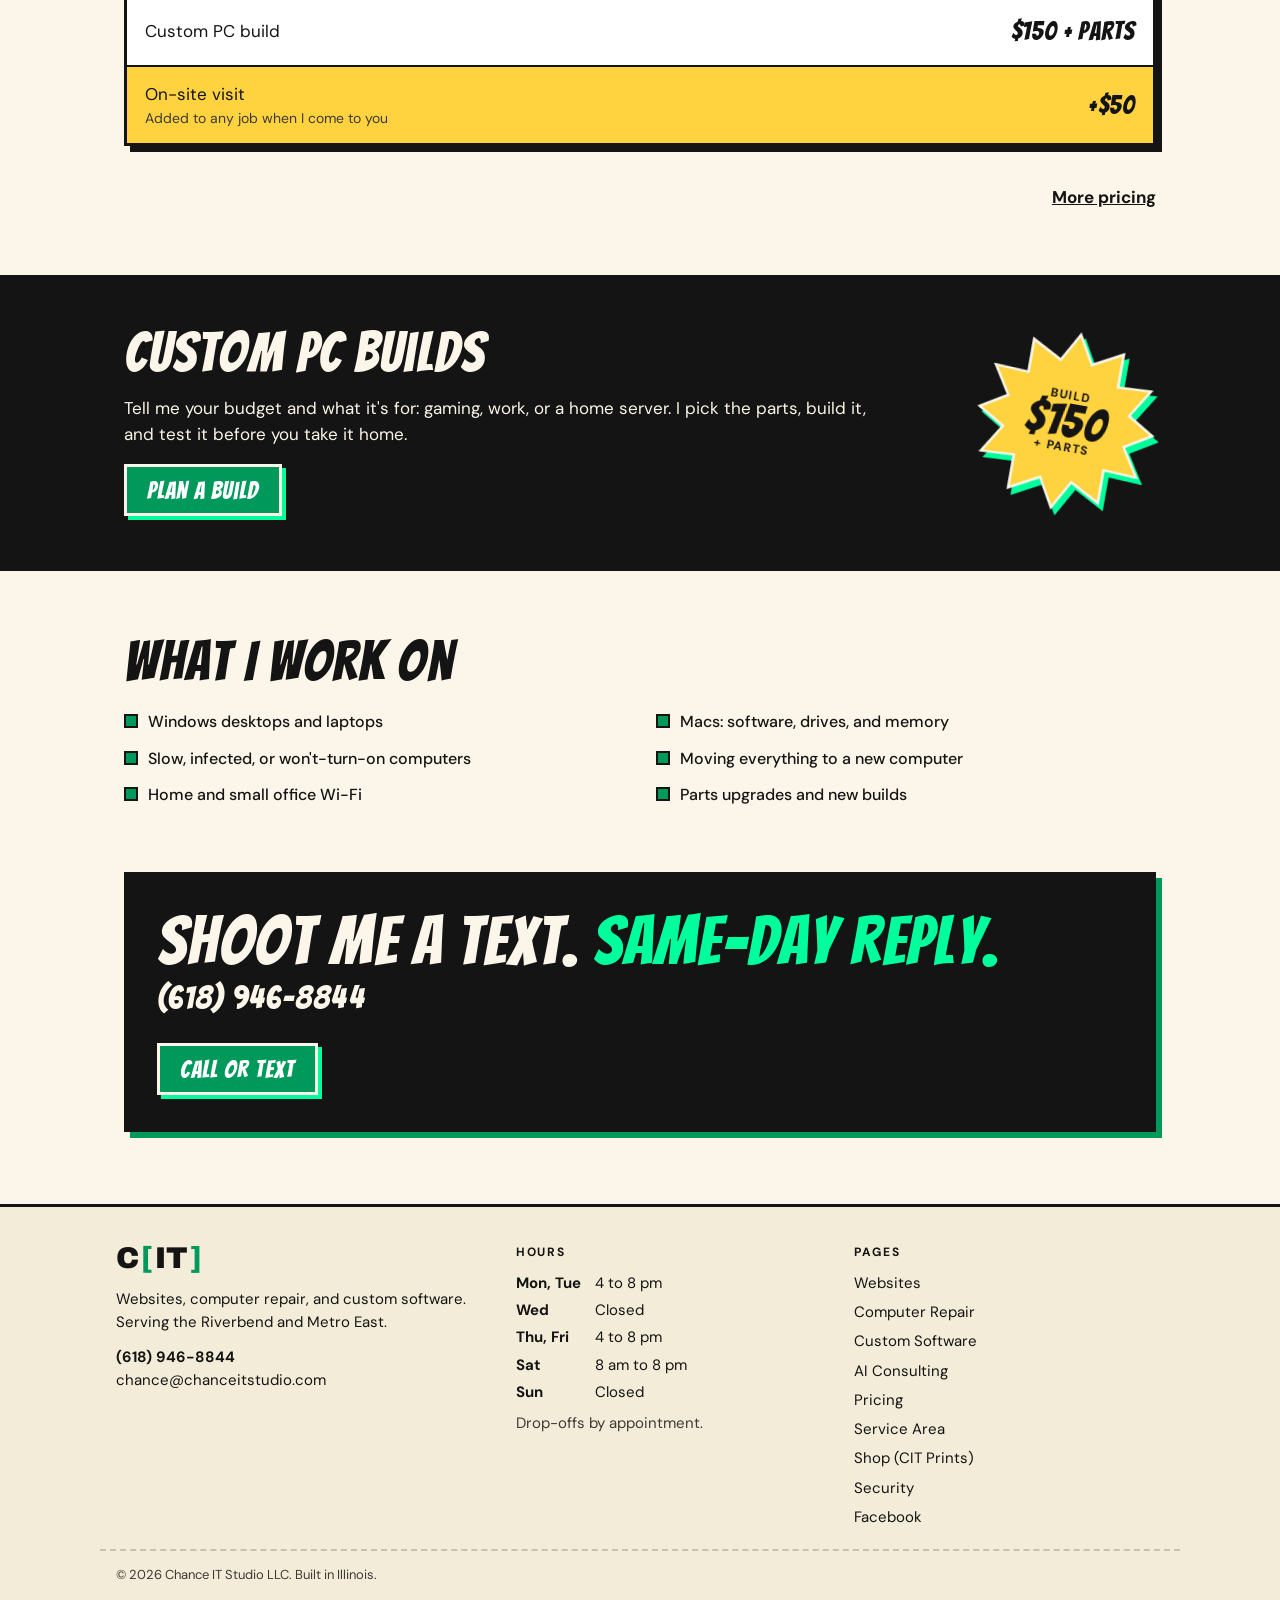
<file: computer-repair/index.html>
<!DOCTYPE html>
<html lang="en">
<head>
<meta charset="UTF-8">
<meta name="viewport" content="width=device-width, initial-scale=1.0, viewport-fit=cover">
<title>Computer Repair in the Riverbend | Flat Prices | Chance IT Studio</title>
<meta name="description" content="Flat-price computer repair, virus removal, data transfer, and custom PC builds. Drop-off, remote, or on-site across the Riverbend and Metro East.">
<link rel="canonical" href="https://chanceitstudio.com/computer-repair/">
<meta name="theme-color" content="#fbf6e9">

<meta property="og:type" content="website">
<meta property="og:site_name" content="Chance IT Studio">
<meta property="og:title" content="Local Computer Repair, Flat Prices">
<meta property="og:description" content="Flat-price computer repair, virus removal, data transfer, and custom PC builds. Drop-off, remote, or on-site across the Riverbend and Metro East.">
<meta property="og:url" content="https://chanceitstudio.com/computer-repair/">
<meta property="og:image" content="https://chanceitstudio.com/img/og-banner.png">
<meta name="twitter:card" content="summary_large_image">

<link rel="icon" type="image/png" sizes="32x32" href="../img/favicon-32.png">
<link rel="icon" type="image/png" sizes="512x512" href="../img/favicon.png">
<link rel="apple-touch-icon" sizes="180x180" href="../img/apple-touch-icon.png">
<link rel="manifest" href="../site.webmanifest">

<link rel="preconnect" href="https://fonts.googleapis.com">
<link rel="preconnect" href="https://fonts.gstatic.com" crossorigin>
<link rel="stylesheet" href="https://fonts.googleapis.com/css2?family=Bangers&family=Archivo:wght@900&family=DM+Sans:wght@400;500;700&display=swap">
<link rel="stylesheet" href="../css/styles.css">
</head>
<body>
<a class="skip" href="#main">Skip to content</a>

<header class="site-head">
  <div class="bar">
    <a class="logo" href="../" aria-label="Chance IT Studio home">C<b>[</b>IT<b>]</b></a>
    <nav class="site-nav" aria-label="Services">
      <a href="../websites/">Websites</a>
      <a href="../computer-repair/" aria-current="page">Computer Repair</a>
      <a href="../custom-software/">Custom Software</a>
      <a href="../ai-consulting/">AI Consulting</a>
    </nav>
    <div class="head-actions">
      <a class="btn sm" href="tel:+16189468844">Call <span class="long">or text</span></a>
      <button class="menu-btn" type="button" aria-controls="site-menu" aria-expanded="false" aria-label="Menu"><span></span><span></span><span></span></button>
    </div>
  </div>
  <nav class="site-menu" id="site-menu" aria-label="Site menu">
    <div class="menu-in">
      <div class="menu-col" role="group" aria-labelledby="mh-svc">
        <p class="menu-h" id="mh-svc">Services</p>
        <a href="../websites/">Websites</a>
        <a href="../computer-repair/" aria-current="page">Computer Repair</a>
        <a href="../custom-software/">Custom Software</a>
        <a href="../ai-consulting/">AI Consulting</a>
        <a href="../pricing/">Pricing</a>
      </div>
      <div class="menu-col" role="group" aria-labelledby="mh-prod">
        <p class="menu-h" id="mh-prod">Products</p>
        <a href="https://shop.chanceitstudio.com" rel="noopener">Shop (CIT Prints)</a>
        <a href="https://tcmvp.com" rel="noopener">TCMVP</a>
        <a href="https://smokesignaldispatch.com/landing" rel="noopener">SmokeSignal Dispatch</a>
        <a href="https://gloveson.chanceitstudio.com" rel="noopener">GlovesOn</a>
      </div>
      <div class="menu-col" role="group" aria-labelledby="mh-studio">
        <p class="menu-h" id="mh-studio">Studio</p>
        <a href="../about/">About</a>
        <a href="../contact/">Contact</a>
        <a href="../service-area/">Service Area</a>
        <a href="../security/">Security</a>
      </div>
    </div>
  </nav>
</header>

<main id="main" class="wrap">
  <section class="pagehead orange dots-lite">
    <div class="burst"><span><small>from</small>$50</span></div>
    <h1>Computer busted? Drop it off.</h1>
    <p>Desktops, laptops, and Macs. Flat prices posted below, so you know the cost before I touch it.</p>
    <div class="row"><a class="btn" href="tel:+16189468844">Book a drop-off</a><a class="btn alt" href="#prices">See prices</a></div>
  </section>

  <section class="sec" aria-labelledby="ways-title">
    <h2 class="sec-title" id="ways-title">Three ways to get it fixed</h2>
    <div class="ways">
      <div class="way drop"><h4>Drop it off</h4><p>Book a time, bring it by. Cheapest and fastest.</p><span class="fee free">No trip fee</span></div>
      <div class="way"><h4>Remote</h4><p>Software problems fixed over a secure remote session.</p><span class="fee free">No trip fee</span></div>
      <div class="way"><h4>I come to you</h4><p>Home or office, anywhere in my service area.</p><span class="fee">+$50 trip fee</span></div>
    </div>
  </section>

  <section class="sec" id="prices" aria-labelledby="price-title">
    <span class="caption" id="price-title">Flat prices</span>
    <div class="pricelist">
      <table>
        <thead><tr><th scope="col">Service</th><th scope="col">Price</th></tr></thead>
        <tbody>
          <tr><td>Diagnostic<small>Free if you go ahead with the repair</small></td><td>$50</td></tr>
          <tr><td>Virus removal or Windows repair<small>Cleaned up and running right again</small></td><td>$120</td></tr>
          <tr><td>Data backup or transfer<small>Photos and files moved to a new computer or drive</small></td><td>$80</td></tr>
          <tr><td>New computer setup<small>Updates, accounts, and your programs installed</small></td><td>$60</td></tr>
          <tr><td>Tune-up<small>For a computer that has gotten slow</small></td><td>$60</td></tr>
          <tr><td>Hardware install<small>New drive, more memory, and similar upgrades</small></td><td>$50 + parts</td></tr>
          <tr><td>Home or office Wi-Fi setup</td><td>$80</td></tr>
          <tr><td>Custom PC build</td><td>$150 + parts</td></tr>
          <tr class="fee"><td>On-site visit<small>Added to any job when I come to you</small></td><td>+$50</td></tr>
        </tbody>
      </table>
    </div>
    <p class="more-price"><a href="../pricing/#p-fix">More pricing</a></p>
  </section>

  <section class="band ink" aria-labelledby="build-title">
    <div class="band-in build">
      <div>
        <h2 class="sec-title" id="build-title">Custom PC builds</h2>
        <p>Tell me your budget and what it's for: gaming, work, or a home server. I pick the parts, build it, and test it before you take it home.</p>
        <a class="btn" href="tel:+16189468844">Plan a build</a>
      </div>
      <div class="burst big"><span><small>build</small>$150<small>+ parts</small></span></div>
    </div>
  </section>

  <section class="sec" aria-labelledby="work-title">
    <h2 class="sec-title" id="work-title">What I work on</h2>
    <ul class="checks cols2">
      <li>Windows desktops and laptops</li>
      <li>Macs: software, drives, and memory</li>
      <li>Slow, infected, or won't-turn-on computers</li>
      <li>Moving everything to a new computer</li>
      <li>Home and small office Wi-Fi</li>
      <li>Parts upgrades and new builds</li>
    </ul>
  </section>

  <section class="cta" aria-labelledby="cta-title">
    <div>
      <h2 id="cta-title">Shoot me a text. <b>Same-day reply.</b></h2>
      <a class="num" href="sms:+16189468844">(618) 946-8844</a>
    </div>
    <a class="btn" href="tel:+16189468844">Call or text</a>
  </section>
</main>

<footer class="site-foot">
  <div class="cols">
    <div>
      <a class="logo" href="../" aria-label="Chance IT Studio home">C<b>[</b>IT<b>]</b></a>
      <p style="margin-top:12px">Websites, computer repair, and custom software.<br>Serving the Riverbend and Metro East.</p>
      <p style="margin-top:12px"><a href="tel:+16189468844"><b>(618) 946-8844</b></a><br><a href="mailto:chance@chanceitstudio.com">chance@chanceitstudio.com</a></p>
    </div>
    <div>
      <h4>Hours</h4>
      <dl class="hours">
        <dt>Mon, Tue</dt><dd>4 to 8 pm</dd>
        <dt>Wed</dt><dd>Closed</dd>
        <dt>Thu, Fri</dt><dd>4 to 8 pm</dd>
        <dt>Sat</dt><dd>8 am to 8 pm</dd>
        <dt>Sun</dt><dd>Closed</dd>
      </dl>
      <p class="note" style="margin-top:8px">Drop-offs by appointment.</p>
    </div>
    <div>
      <h4>Pages</h4>
      <ul>
        <li><a href="../websites/">Websites</a></li>
        <li><a href="../computer-repair/">Computer Repair</a></li>
        <li><a href="../custom-software/">Custom Software</a></li>
        <li><a href="../ai-consulting/">AI Consulting</a></li>
        <li><a href="../pricing/">Pricing</a></li>
        <li><a href="../service-area/">Service Area</a></li>
        <li><a href="https://shop.chanceitstudio.com" rel="noopener">Shop (CIT Prints)</a></li>
        <li><a href="../security/">Security</a></li>
        <li><a href="https://www.facebook.com/ChanceITstudio/" rel="noopener">Facebook</a></li>
      </ul>
    </div>
  </div>
  <div class="legal">&copy; <span id="year">2026</span> Chance IT Studio LLC. Built in Illinois.</div>
</footer>

<script src="../js/main.js" defer></script>
</body>
</html>
</file>
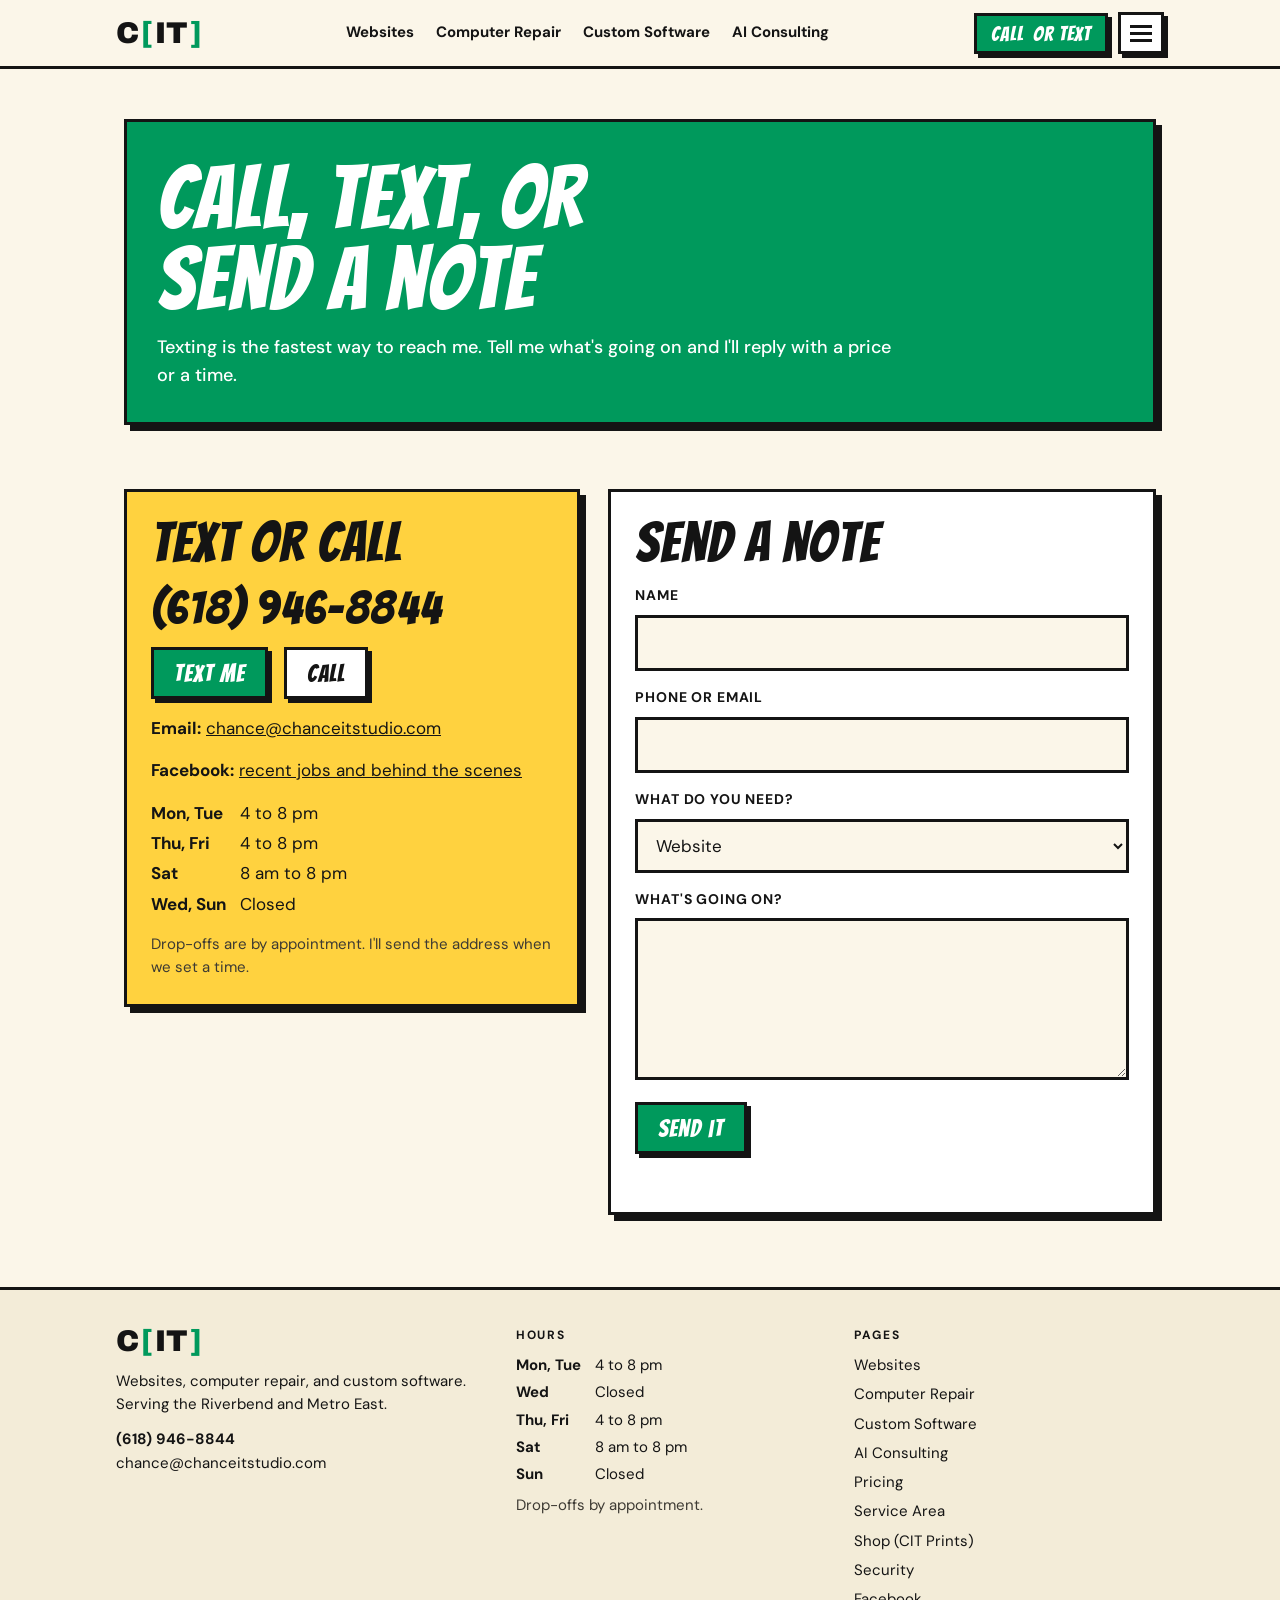
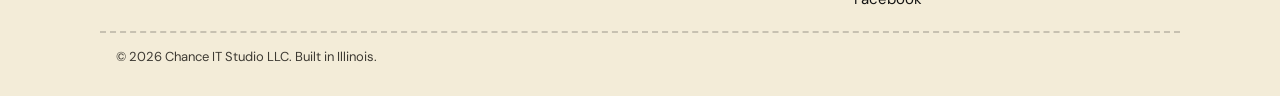
<file: contact/index.html>
<!DOCTYPE html>
<html lang="en">
<head>
<meta charset="UTF-8">
<meta name="viewport" content="width=device-width, initial-scale=1.0, viewport-fit=cover">
<title>Contact | Call or Text (618) 946-8844 | Chance IT Studio</title>
<meta name="description" content="Call or text (618) 946-8844 for computer repair, websites, and custom software across the Riverbend, Metro East, and St. Louis.">
<link rel="canonical" href="https://chanceitstudio.com/contact/">
<meta name="theme-color" content="#fbf6e9">

<meta property="og:type" content="website">
<meta property="og:site_name" content="Chance IT Studio">
<meta property="og:title" content="Contact">
<meta property="og:description" content="Call or text (618) 946-8844 for computer repair, websites, and custom software across the Riverbend, Metro East, and St. Louis.">
<meta property="og:url" content="https://chanceitstudio.com/contact/">
<meta property="og:image" content="https://chanceitstudio.com/img/og-banner.png">
<meta name="twitter:card" content="summary_large_image">

<link rel="icon" type="image/png" sizes="32x32" href="../img/favicon-32.png">
<link rel="icon" type="image/png" sizes="512x512" href="../img/favicon.png">
<link rel="apple-touch-icon" sizes="180x180" href="../img/apple-touch-icon.png">
<link rel="manifest" href="../site.webmanifest">

<link rel="preconnect" href="https://fonts.googleapis.com">
<link rel="preconnect" href="https://fonts.gstatic.com" crossorigin>
<link rel="stylesheet" href="https://fonts.googleapis.com/css2?family=Bangers&family=Archivo:wght@900&family=DM+Sans:wght@400;500;700&display=swap">
<link rel="stylesheet" href="../css/styles.css">
</head>
<body>
<a class="skip" href="#main">Skip to content</a>

<header class="site-head">
  <div class="bar">
    <a class="logo" href="../" aria-label="Chance IT Studio home">C<b>[</b>IT<b>]</b></a>
    <nav class="site-nav" aria-label="Services">
      <a href="../websites/">Websites</a>
      <a href="../computer-repair/">Computer Repair</a>
      <a href="../custom-software/">Custom Software</a>
      <a href="../ai-consulting/">AI Consulting</a>
    </nav>
    <div class="head-actions">
      <a class="btn sm" href="tel:+16189468844">Call <span class="long">or text</span></a>
      <button class="menu-btn" type="button" aria-controls="site-menu" aria-expanded="false" aria-label="Menu"><span></span><span></span><span></span></button>
    </div>
  </div>
  <nav class="site-menu" id="site-menu" aria-label="Site menu">
    <div class="menu-in">
      <div class="menu-col" role="group" aria-labelledby="mh-svc">
        <p class="menu-h" id="mh-svc">Services</p>
        <a href="../websites/">Websites</a>
        <a href="../computer-repair/">Computer Repair</a>
        <a href="../custom-software/">Custom Software</a>
        <a href="../ai-consulting/">AI Consulting</a>
        <a href="../pricing/">Pricing</a>
      </div>
      <div class="menu-col" role="group" aria-labelledby="mh-prod">
        <p class="menu-h" id="mh-prod">Products</p>
        <a href="https://shop.chanceitstudio.com" rel="noopener">Shop (CIT Prints)</a>
        <a href="https://tcmvp.com" rel="noopener">TCMVP</a>
        <a href="https://smokesignaldispatch.com/landing" rel="noopener">SmokeSignal Dispatch</a>
        <a href="https://gloveson.chanceitstudio.com" rel="noopener">GlovesOn</a>
      </div>
      <div class="menu-col" role="group" aria-labelledby="mh-studio">
        <p class="menu-h" id="mh-studio">Studio</p>
        <a href="../about/">About</a>
        <a href="../contact/" aria-current="page">Contact</a>
        <a href="../service-area/">Service Area</a>
        <a href="../security/">Security</a>
      </div>
    </div>
  </nav>
</header>

<main id="main" class="wrap">
  <section class="pagehead green dots-lite">
    <h1>Call, text, or send a note</h1>
    <p>Texting is the fastest way to reach me. Tell me what's going on and I'll reply with a price or a time.</p>
  </section>

  <section class="contact-grid">
    <div class="panel yellow contact-card">
      <h2 class="sec-title">Text or call</h2>
      <a class="big-num" href="sms:+16189468844">(618) 946-8844</a>
      <div class="row"><a class="btn" href="sms:+16189468844">Text me</a><a class="btn alt" href="tel:+16189468844">Call</a></div>
      <p><b>Email:</b> <a href="mailto:chance@chanceitstudio.com">chance@chanceitstudio.com</a></p>
      <p><b>Facebook:</b> <a href="https://www.facebook.com/ChanceITstudio" rel="noopener">recent jobs and behind the scenes</a></p>
      <dl class="hours">
        <dt>Mon, Tue</dt><dd>4 to 8 pm</dd>
        <dt>Thu, Fri</dt><dd>4 to 8 pm</dd>
        <dt>Sat</dt><dd>8 am to 8 pm</dd>
        <dt>Wed, Sun</dt><dd>Closed</dd>
      </dl>
      <p class="note">Drop-offs are by appointment. I'll send the address when we set a time.</p>
    </div>

    <form class="panel contact-form" id="contact-form" novalidate>
      <h2 class="sec-title">Send a note</h2>
      <input type="hidden" name="access_key" value="75aa6456-ed71-45be-a4ba-6037b67505bd">
      <input type="hidden" name="subject" value="New message from chanceitstudio.com">
      <input type="hidden" name="from_name" value="Chance IT Studio website">
      <input type="checkbox" name="botcheck" class="hp" tabindex="-1" autocomplete="off" aria-hidden="true">
      <label for="f-name">Name</label>
      <input id="f-name" name="name" type="text" autocomplete="name" required>
      <label for="f-phone">Phone or email</label>
      <input id="f-phone" name="contact" type="text" autocomplete="tel" required>
      <label for="f-need">What do you need?</label>
      <select id="f-need" name="service">
        <option>Website</option>
        <option>Computer repair</option>
        <option>Custom PC build</option>
        <option>Custom software</option>
        <option>AI help</option>
        <option>Something else</option>
      </select>
      <label for="f-msg">What's going on?</label>
      <textarea id="f-msg" name="message" rows="5" required></textarea>
      <button class="btn" type="submit">Send it</button>
      <p class="form-status" id="form-status" role="status" aria-live="polite"></p>
    </form>
  </section>
</main>

<footer class="site-foot">
  <div class="cols">
    <div>
      <a class="logo" href="../" aria-label="Chance IT Studio home">C<b>[</b>IT<b>]</b></a>
      <p style="margin-top:12px">Websites, computer repair, and custom software.<br>Serving the Riverbend and Metro East.</p>
      <p style="margin-top:12px"><a href="tel:+16189468844"><b>(618) 946-8844</b></a><br><a href="mailto:chance@chanceitstudio.com">chance@chanceitstudio.com</a></p>
    </div>
    <div>
      <h4>Hours</h4>
      <dl class="hours">
        <dt>Mon, Tue</dt><dd>4 to 8 pm</dd>
        <dt>Wed</dt><dd>Closed</dd>
        <dt>Thu, Fri</dt><dd>4 to 8 pm</dd>
        <dt>Sat</dt><dd>8 am to 8 pm</dd>
        <dt>Sun</dt><dd>Closed</dd>
      </dl>
      <p class="note" style="margin-top:8px">Drop-offs by appointment.</p>
    </div>
    <div>
      <h4>Pages</h4>
      <ul>
        <li><a href="../websites/">Websites</a></li>
        <li><a href="../computer-repair/">Computer Repair</a></li>
        <li><a href="../custom-software/">Custom Software</a></li>
        <li><a href="../ai-consulting/">AI Consulting</a></li>
        <li><a href="../pricing/">Pricing</a></li>
        <li><a href="../service-area/">Service Area</a></li>
        <li><a href="https://shop.chanceitstudio.com" rel="noopener">Shop (CIT Prints)</a></li>
        <li><a href="../security/">Security</a></li>
        <li><a href="https://www.facebook.com/ChanceITstudio/" rel="noopener">Facebook</a></li>
      </ul>
    </div>
  </div>
  <div class="legal">&copy; <span id="year">2026</span> Chance IT Studio LLC. Built in Illinois.</div>
</footer>

<script src="../js/main.js" defer></script>
</body>
</html>
</file>
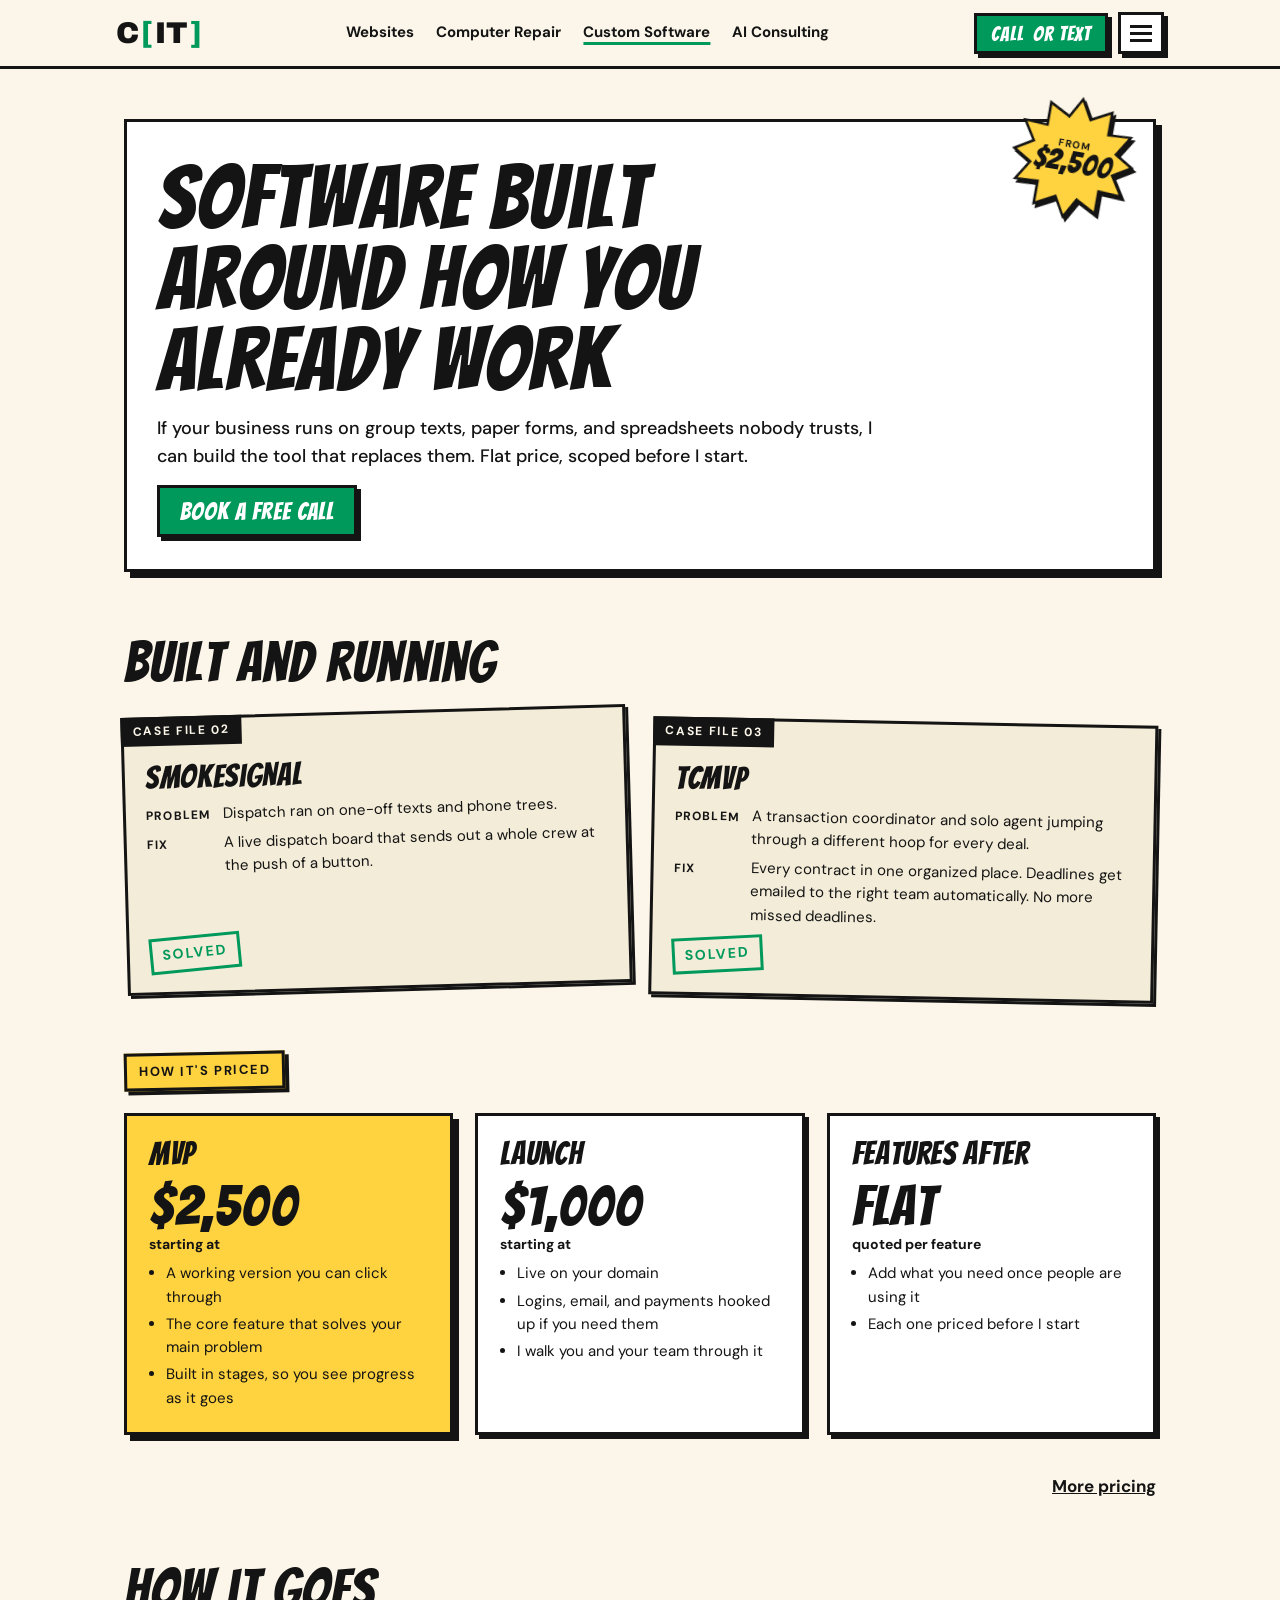
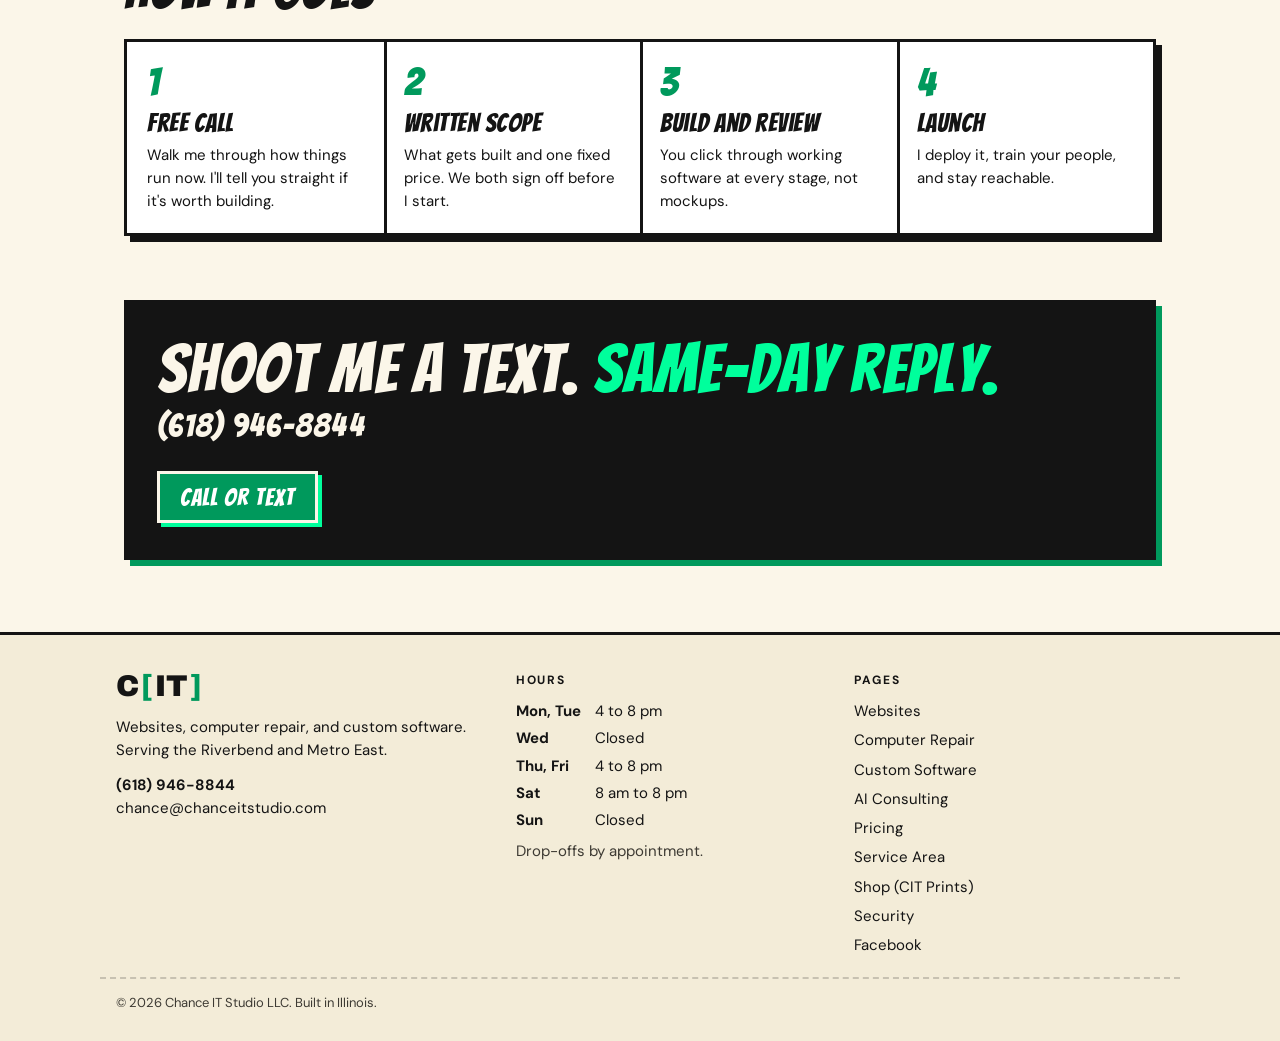
<file: custom-software/index.html>
<!DOCTYPE html>
<html lang="en">
<head>
<meta charset="UTF-8">
<meta name="viewport" content="width=device-width, initial-scale=1.0, viewport-fit=cover">
<title>Custom Software for Small Businesses | Chance IT Studio</title>
<meta name="description" content="Custom web apps and business software built around how you already work. MVPs from $2,500, flat-rate, scoped before I start. Built by someone local who answers the phone.">
<link rel="canonical" href="https://chanceitstudio.com/custom-software/">
<meta name="theme-color" content="#fbf6e9">

<meta property="og:type" content="website">
<meta property="og:site_name" content="Chance IT Studio">
<meta property="og:title" content="Custom Software for Small Businesses">
<meta property="og:description" content="Custom web apps and business software built around how you already work. MVPs from $2,500, flat-rate, scoped before I start. Built by someone local who answers the phone.">
<meta property="og:url" content="https://chanceitstudio.com/custom-software/">
<meta property="og:image" content="https://chanceitstudio.com/img/og-banner.png">
<meta name="twitter:card" content="summary_large_image">

<link rel="icon" type="image/png" sizes="32x32" href="../img/favicon-32.png">
<link rel="icon" type="image/png" sizes="512x512" href="../img/favicon.png">
<link rel="apple-touch-icon" sizes="180x180" href="../img/apple-touch-icon.png">
<link rel="manifest" href="../site.webmanifest">

<link rel="preconnect" href="https://fonts.googleapis.com">
<link rel="preconnect" href="https://fonts.gstatic.com" crossorigin>
<link rel="stylesheet" href="https://fonts.googleapis.com/css2?family=Bangers&family=Archivo:wght@900&family=DM+Sans:wght@400;500;700&display=swap">
<link rel="stylesheet" href="../css/styles.css">
</head>
<body>
<a class="skip" href="#main">Skip to content</a>

<header class="site-head">
  <div class="bar">
    <a class="logo" href="../" aria-label="Chance IT Studio home">C<b>[</b>IT<b>]</b></a>
    <nav class="site-nav" aria-label="Services">
      <a href="../websites/">Websites</a>
      <a href="../computer-repair/">Computer Repair</a>
      <a href="../custom-software/" aria-current="page">Custom Software</a>
      <a href="../ai-consulting/">AI Consulting</a>
    </nav>
    <div class="head-actions">
      <a class="btn sm" href="tel:+16189468844">Call <span class="long">or text</span></a>
      <button class="menu-btn" type="button" aria-controls="site-menu" aria-expanded="false" aria-label="Menu"><span></span><span></span><span></span></button>
    </div>
  </div>
  <nav class="site-menu" id="site-menu" aria-label="Site menu">
    <div class="menu-in">
      <div class="menu-col" role="group" aria-labelledby="mh-svc">
        <p class="menu-h" id="mh-svc">Services</p>
        <a href="../websites/">Websites</a>
        <a href="../computer-repair/">Computer Repair</a>
        <a href="../custom-software/" aria-current="page">Custom Software</a>
        <a href="../ai-consulting/">AI Consulting</a>
        <a href="../pricing/">Pricing</a>
      </div>
      <div class="menu-col" role="group" aria-labelledby="mh-prod">
        <p class="menu-h" id="mh-prod">Products</p>
        <a href="https://shop.chanceitstudio.com" rel="noopener">Shop (CIT Prints)</a>
        <a href="https://tcmvp.com" rel="noopener">TCMVP</a>
        <a href="https://smokesignaldispatch.com/landing" rel="noopener">SmokeSignal Dispatch</a>
        <a href="https://gloveson.chanceitstudio.com" rel="noopener">GlovesOn</a>
      </div>
      <div class="menu-col" role="group" aria-labelledby="mh-studio">
        <p class="menu-h" id="mh-studio">Studio</p>
        <a href="../about/">About</a>
        <a href="../contact/">Contact</a>
        <a href="../service-area/">Service Area</a>
        <a href="../security/">Security</a>
      </div>
    </div>
  </nav>
</header>

<main id="main" class="wrap">
  <section class="pagehead white dots-lite">
    <div class="burst"><span><small>from</small>$2,500</span></div>
    <h1>Software built around how you already work</h1>
    <p>If your business runs on group texts, paper forms, and spreadsheets nobody trusts, I can build the tool that replaces them. Flat price, scoped before I start.</p>
    <div class="row"><a class="btn" href="tel:+16189468844">Book a free call</a></div>
  </section>

  <section class="sec" aria-labelledby="proof-title">
    <h2 class="sec-title" id="proof-title">Built and running</h2>
    <div class="cases two">
      <article class="case"><span class="tab">Case file 02</span><div class="in">
        <h4>SmokeSignal</h4>
        <dl><dt>Problem</dt><dd>Dispatch ran on one-off texts and phone trees.</dd><dt>Fix</dt><dd>A live dispatch board that sends out a whole crew at the push of a button.</dd></dl>
        <span class="stamp">Solved</span></div></article>
      <article class="case"><span class="tab">Case file 03</span><div class="in">
        <h4>TCMVP</h4>
        <dl><dt>Problem</dt><dd>A transaction coordinator and solo agent jumping through a different hoop for every deal.</dd><dt>Fix</dt><dd>Every contract in one organized place. Deadlines get emailed to the right team automatically. No more missed deadlines.</dd></dl>
        <span class="stamp">Solved</span></div></article>
    </div>
  </section>

  <section class="sec" aria-labelledby="price-title">
    <span class="caption" id="price-title">How it's priced</span>
    <div class="tiers">
      <article class="tier feat">
        <h3>MVP</h3>
        <div class="price">$2,500 <small>starting at</small></div>
        <ul><li>A working version you can click through</li><li>The core feature that solves your main problem</li><li>Built in stages, so you see progress as it goes</li></ul>
      </article>
      <article class="tier">
        <h3>Launch</h3>
        <div class="price">$1,000 <small>starting at</small></div>
        <ul><li>Live on your domain</li><li>Logins, email, and payments hooked up if you need them</li><li>I walk you and your team through it</li></ul>
      </article>
      <article class="tier">
        <h3>Features after</h3>
        <div class="price">Flat <small>quoted per feature</small></div>
        <ul><li>Add what you need once people are using it</li><li>Each one priced before I start</li></ul>
      </article>
    </div>
    <p class="more-price"><a href="../pricing/#p-big">More pricing</a></p>
  </section>

  <section class="sec" aria-labelledby="how-title">
    <h2 class="sec-title" id="how-title">How it goes</h2>
    <ol class="steps">
      <li class="step"><b>1</b><h4>Free call</h4><p>Walk me through how things run now. I'll tell you straight if it's worth building.</p></li>
      <li class="step"><b>2</b><h4>Written scope</h4><p>What gets built and one fixed price. We both sign off before I start.</p></li>
      <li class="step"><b>3</b><h4>Build and review</h4><p>You click through working software at every stage, not mockups.</p></li>
      <li class="step"><b>4</b><h4>Launch</h4><p>I deploy it, train your people, and stay reachable.</p></li>
    </ol>
  </section>

  <section class="cta" aria-labelledby="cta-title">
    <div>
      <h2 id="cta-title">Shoot me a text. <b>Same-day reply.</b></h2>
      <a class="num" href="sms:+16189468844">(618) 946-8844</a>
    </div>
    <a class="btn" href="tel:+16189468844">Call or text</a>
  </section>
</main>

<footer class="site-foot">
  <div class="cols">
    <div>
      <a class="logo" href="../" aria-label="Chance IT Studio home">C<b>[</b>IT<b>]</b></a>
      <p style="margin-top:12px">Websites, computer repair, and custom software.<br>Serving the Riverbend and Metro East.</p>
      <p style="margin-top:12px"><a href="tel:+16189468844"><b>(618) 946-8844</b></a><br><a href="mailto:chance@chanceitstudio.com">chance@chanceitstudio.com</a></p>
    </div>
    <div>
      <h4>Hours</h4>
      <dl class="hours">
        <dt>Mon, Tue</dt><dd>4 to 8 pm</dd>
        <dt>Wed</dt><dd>Closed</dd>
        <dt>Thu, Fri</dt><dd>4 to 8 pm</dd>
        <dt>Sat</dt><dd>8 am to 8 pm</dd>
        <dt>Sun</dt><dd>Closed</dd>
      </dl>
      <p class="note" style="margin-top:8px">Drop-offs by appointment.</p>
    </div>
    <div>
      <h4>Pages</h4>
      <ul>
        <li><a href="../websites/">Websites</a></li>
        <li><a href="../computer-repair/">Computer Repair</a></li>
        <li><a href="../custom-software/">Custom Software</a></li>
        <li><a href="../ai-consulting/">AI Consulting</a></li>
        <li><a href="../pricing/">Pricing</a></li>
        <li><a href="../service-area/">Service Area</a></li>
        <li><a href="https://shop.chanceitstudio.com" rel="noopener">Shop (CIT Prints)</a></li>
        <li><a href="../security/">Security</a></li>
        <li><a href="https://www.facebook.com/ChanceITstudio/" rel="noopener">Facebook</a></li>
      </ul>
    </div>
  </div>
  <div class="legal">&copy; <span id="year">2026</span> Chance IT Studio LLC. Built in Illinois.</div>
</footer>

<script src="../js/main.js" defer></script>
</body>
</html>
</file>
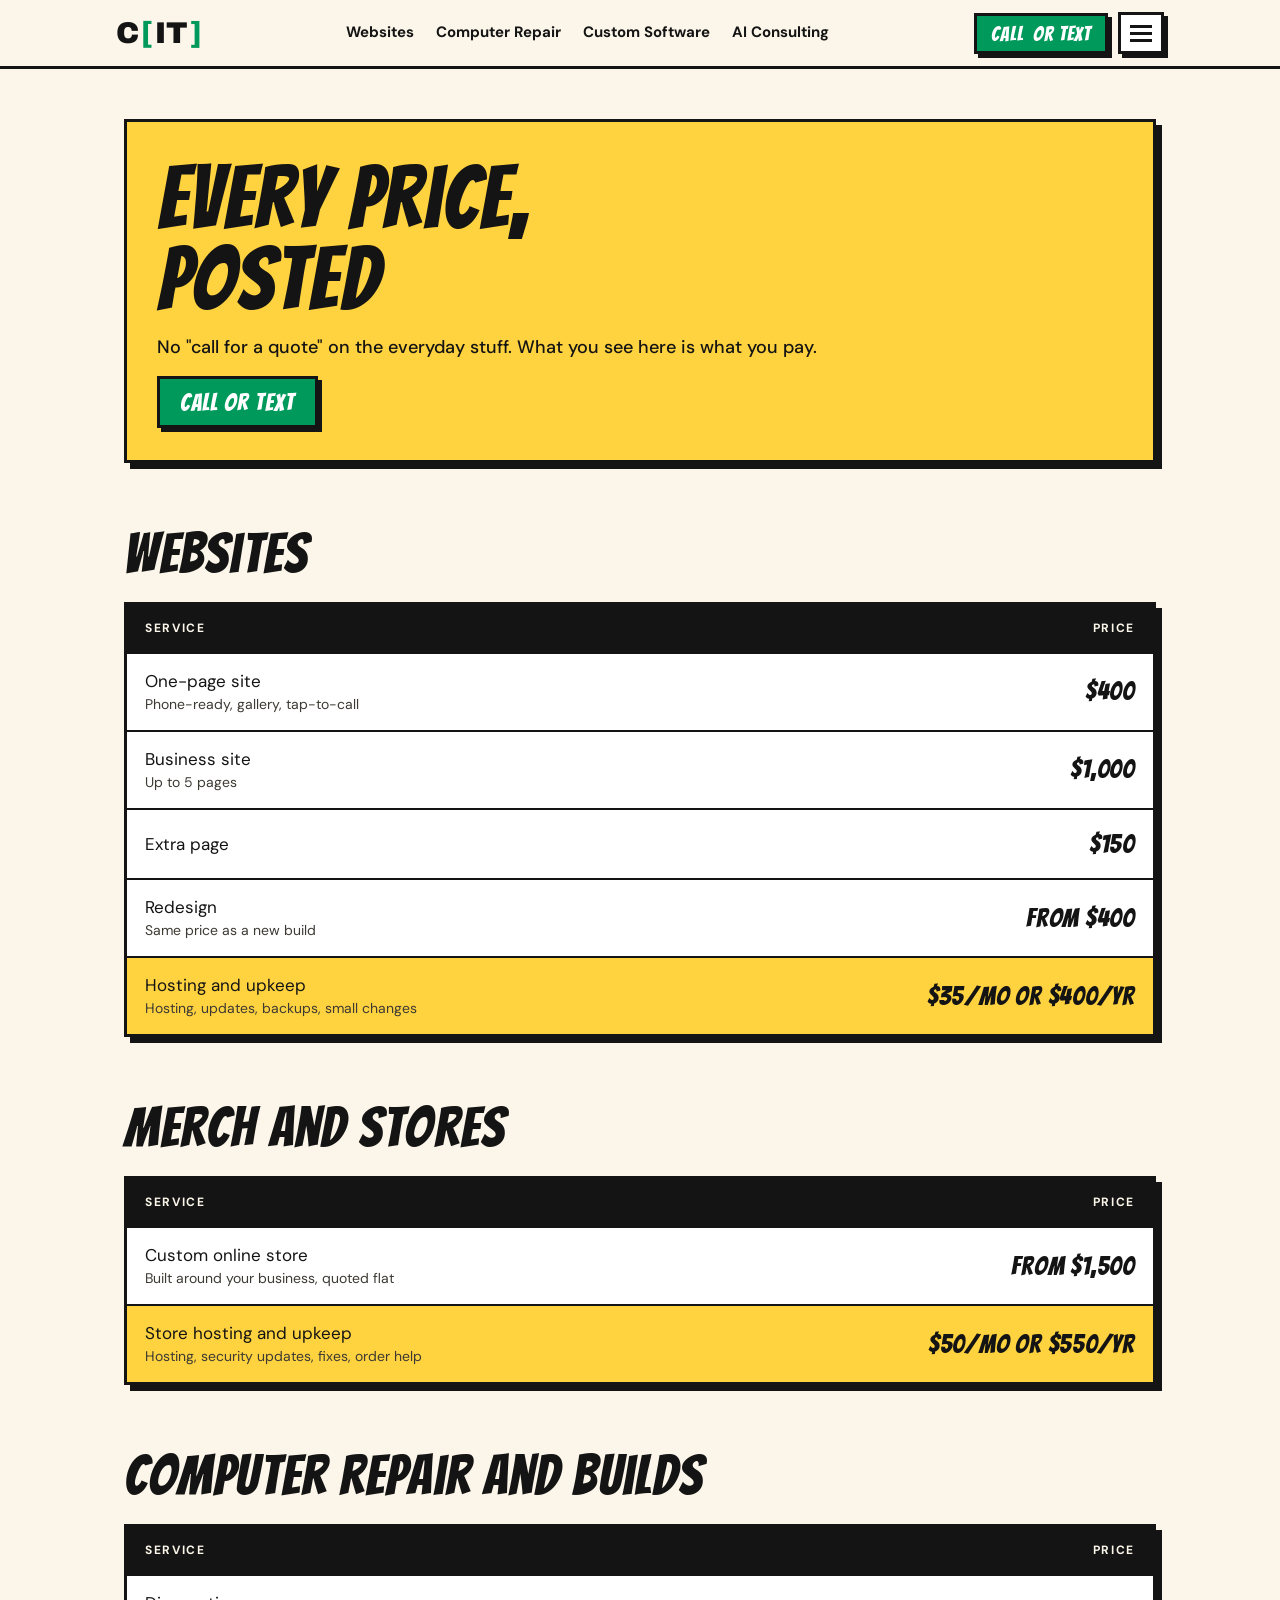
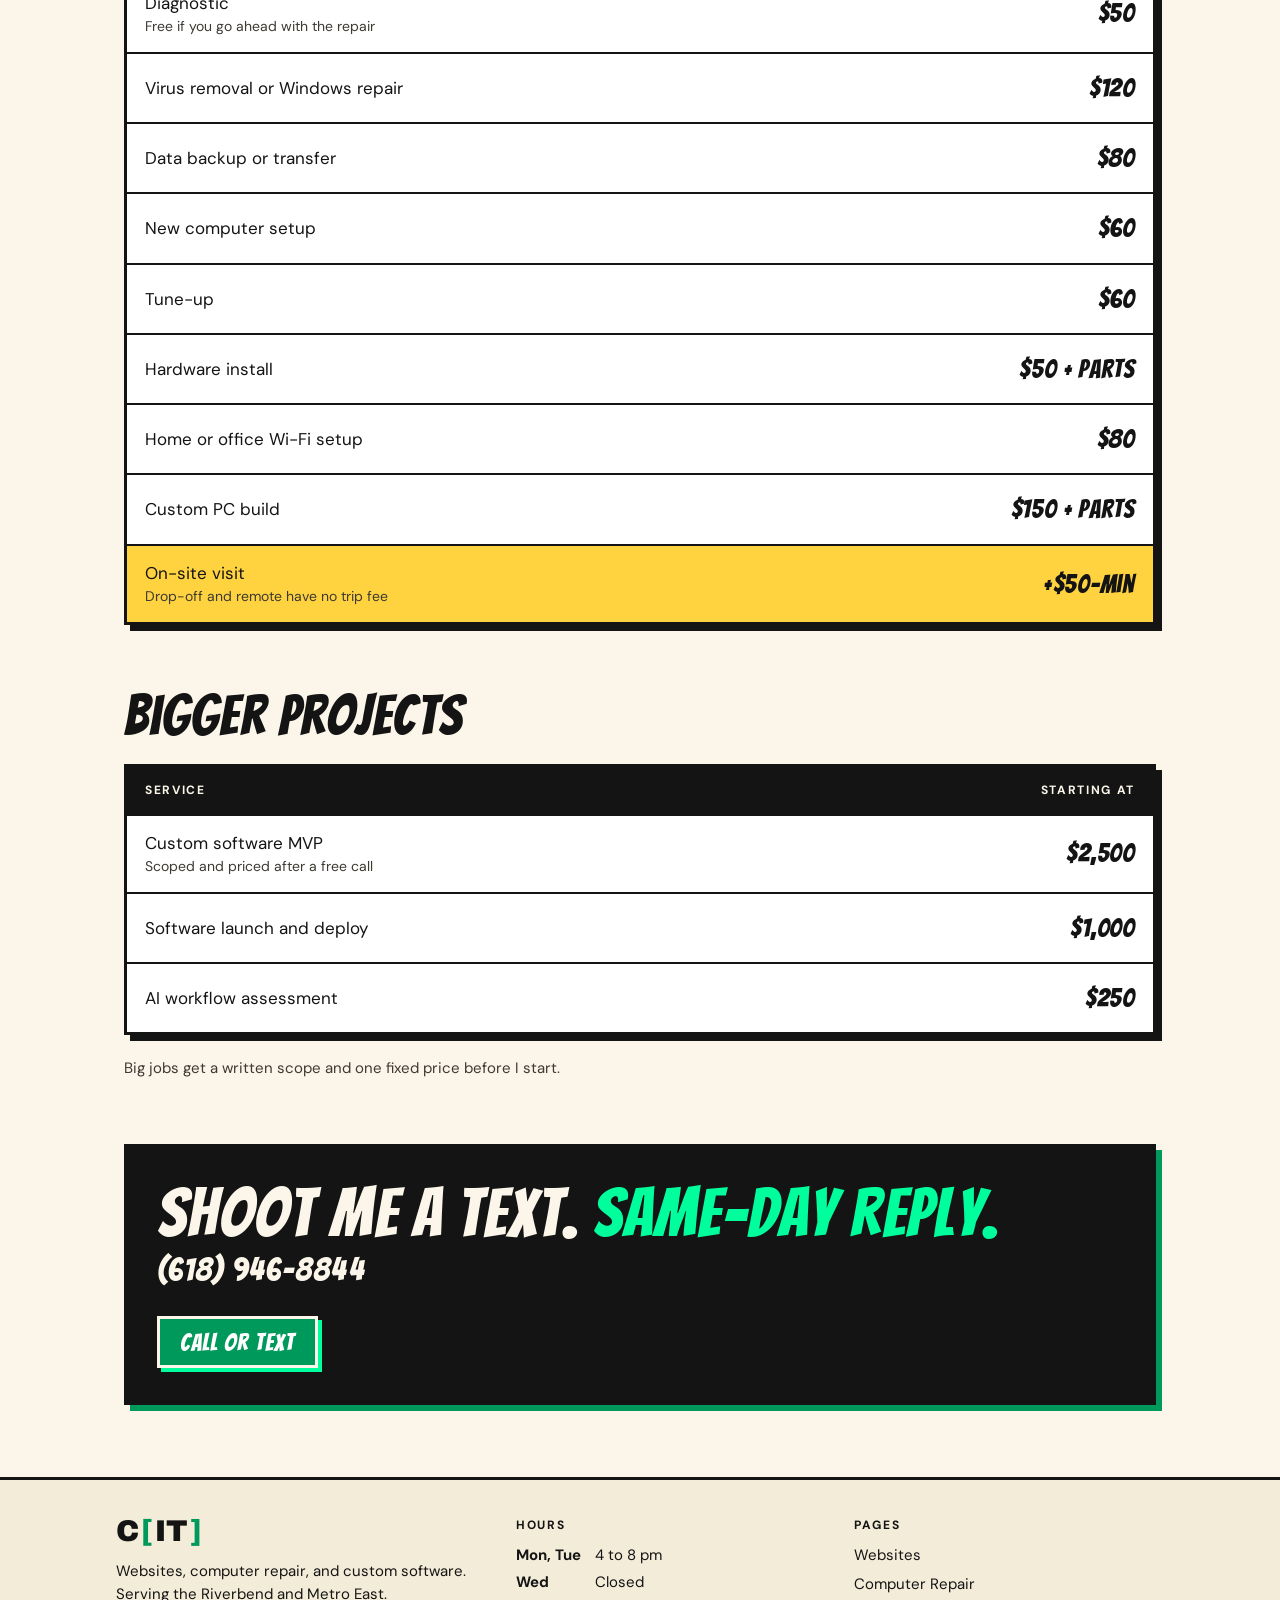
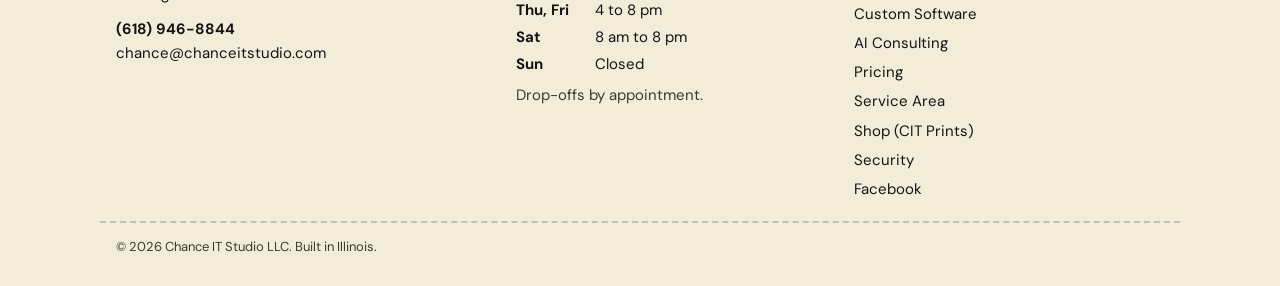
<file: pricing/index.html>
<!DOCTYPE html>
<html lang="en">
<head>
<meta charset="UTF-8">
<meta name="viewport" content="width=device-width, initial-scale=1.0, viewport-fit=cover">
<title>Prices | Websites and Computer Repair | Chance IT Studio</title>
<meta name="description" content="Every price posted: websites from $400, computer repair from $50, custom PC builds, and custom software. Local to the Riverbend.">
<link rel="canonical" href="https://chanceitstudio.com/pricing/">
<meta name="theme-color" content="#fbf6e9">

<meta property="og:type" content="website">
<meta property="og:site_name" content="Chance IT Studio">
<meta property="og:title" content="Prices">
<meta property="og:description" content="Every price posted: websites from $400, computer repair from $50, custom PC builds, and custom software. Local to the Riverbend.">
<meta property="og:url" content="https://chanceitstudio.com/pricing/">
<meta property="og:image" content="https://chanceitstudio.com/img/og-banner.png">
<meta name="twitter:card" content="summary_large_image">

<link rel="icon" type="image/png" sizes="32x32" href="../img/favicon-32.png">
<link rel="icon" type="image/png" sizes="512x512" href="../img/favicon.png">
<link rel="apple-touch-icon" sizes="180x180" href="../img/apple-touch-icon.png">
<link rel="manifest" href="../site.webmanifest">

<link rel="preconnect" href="https://fonts.googleapis.com">
<link rel="preconnect" href="https://fonts.gstatic.com" crossorigin>
<link rel="stylesheet" href="https://fonts.googleapis.com/css2?family=Bangers&family=Archivo:wght@900&family=DM+Sans:wght@400;500;700&display=swap">
<link rel="stylesheet" href="../css/styles.css">
</head>
<body>
<a class="skip" href="#main">Skip to content</a>

<header class="site-head">
  <div class="bar">
    <a class="logo" href="../" aria-label="Chance IT Studio home">C<b>[</b>IT<b>]</b></a>
    <nav class="site-nav" aria-label="Services">
      <a href="../websites/">Websites</a>
      <a href="../computer-repair/">Computer Repair</a>
      <a href="../custom-software/">Custom Software</a>
      <a href="../ai-consulting/">AI Consulting</a>
    </nav>
    <div class="head-actions">
      <a class="btn sm" href="tel:+16189468844">Call <span class="long">or text</span></a>
      <button class="menu-btn" type="button" aria-controls="site-menu" aria-expanded="false" aria-label="Menu"><span></span><span></span><span></span></button>
    </div>
  </div>
  <nav class="site-menu" id="site-menu" aria-label="Site menu">
    <div class="menu-in">
      <div class="menu-col" role="group" aria-labelledby="mh-svc">
        <p class="menu-h" id="mh-svc">Services</p>
        <a href="../websites/">Websites</a>
        <a href="../computer-repair/">Computer Repair</a>
        <a href="../custom-software/">Custom Software</a>
        <a href="../ai-consulting/">AI Consulting</a>
        <a href="../pricing/" aria-current="page">Pricing</a>
      </div>
      <div class="menu-col" role="group" aria-labelledby="mh-prod">
        <p class="menu-h" id="mh-prod">Products</p>
        <a href="https://shop.chanceitstudio.com" rel="noopener">Shop (CIT Prints)</a>
        <a href="https://tcmvp.com" rel="noopener">TCMVP</a>
        <a href="https://smokesignaldispatch.com/landing" rel="noopener">SmokeSignal Dispatch</a>
        <a href="https://gloveson.chanceitstudio.com" rel="noopener">GlovesOn</a>
      </div>
      <div class="menu-col" role="group" aria-labelledby="mh-studio">
        <p class="menu-h" id="mh-studio">Studio</p>
        <a href="../about/">About</a>
        <a href="../contact/">Contact</a>
        <a href="../service-area/">Service Area</a>
        <a href="../security/">Security</a>
      </div>
    </div>
  </nav>
</header>

<main id="main" class="wrap">
  <section class="pagehead yellow-head dots-lite">
    <h1>Every price, posted</h1>
    <p>No "call for a quote" on the everyday stuff. What you see here is what you pay.</p>
    <div class="row"><a class="btn" href="tel:+16189468844">Call or text</a></div>
  </section>

  <section class="sec" aria-labelledby="p-web">
    <h2 class="sec-title" id="p-web">Websites</h2>
    <div class="pricelist">
      <table>
        <thead><tr><th scope="col">Service</th><th scope="col">Price</th></tr></thead>
        <tbody>
          <tr><td>One-page site<small>Phone-ready, gallery, tap-to-call</small></td><td>$400</td></tr>
          <tr><td>Business site<small>Up to 5 pages</small></td><td>$1,000</td></tr>
          <tr><td>Extra page</td><td>$150</td></tr>
          <tr><td>Redesign<small>Same price as a new build</small></td><td>from $400</td></tr>
          <tr class="fee"><td>Hosting and upkeep<small>Hosting, updates, backups, small changes</small></td><td>$35/mo or $400/yr</td></tr>
        </tbody>
      </table>
    </div>
  </section>

  <section class="sec" aria-labelledby="p-merch">
    <h2 class="sec-title" id="p-merch">Merch and stores</h2>
    <div class="pricelist">
      <table>
        <thead><tr><th scope="col">Service</th><th scope="col">Price</th></tr></thead>
        <tbody>
          <tr><td>Custom online store<small>Built around your business, quoted flat</small></td><td>from $1,500</td></tr>
          <tr class="fee"><td>Store hosting and upkeep<small>Hosting, security updates, fixes, order help</small></td><td>$50/mo or $550/yr</td></tr>
        </tbody>
      </table>
    </div>
  </section>

  <section class="sec" aria-labelledby="p-fix">
    <h2 class="sec-title" id="p-fix">Computer repair and builds</h2>
    <div class="pricelist">
      <table>
        <thead><tr><th scope="col">Service</th><th scope="col">Price</th></tr></thead>
        <tbody>
          <tr><td>Diagnostic<small>Free if you go ahead with the repair</small></td><td>$50</td></tr>
          <tr><td>Virus removal or Windows repair</td><td>$120</td></tr>
          <tr><td>Data backup or transfer</td><td>$80</td></tr>
          <tr><td>New computer setup</td><td>$60</td></tr>
          <tr><td>Tune-up</td><td>$60</td></tr>
          <tr><td>Hardware install</td><td>$50 + parts</td></tr>
          <tr><td>Home or office Wi-Fi setup</td><td>$80</td></tr>
          <tr><td>Custom PC build</td><td>$150 + parts</td></tr>
          <tr class="fee"><td>On-site visit<small>Drop-off and remote have no trip fee</small></td><td>+$50-min</td></tr>
        </tbody>
      </table>
    </div>
  </section>

  <section class="sec" aria-labelledby="p-big">
    <h2 class="sec-title" id="p-big">Bigger projects</h2>
    <div class="pricelist">
      <table>
        <thead><tr><th scope="col">Service</th><th scope="col">Starting at</th></tr></thead>
        <tbody>
          <tr><td>Custom software MVP<small>Scoped and priced after a free call</small></td><td>$2,500</td></tr>
          <tr><td>Software launch and deploy</td><td>$1,000</td></tr>
          <tr><td>AI workflow assessment</td><td>$250</td></tr>
        </tbody>
      </table>
    </div>
    <p class="note">Big jobs get a written scope and one fixed price before I start.</p>
  </section>

  <section class="cta" aria-labelledby="cta-title">
    <div>
      <h2 id="cta-title">Shoot me a text. <b>Same-day reply.</b></h2>
      <a class="num" href="sms:+16189468844">(618) 946-8844</a>
    </div>
    <a class="btn" href="tel:+16189468844">Call or text</a>
  </section>
</main>

<footer class="site-foot">
  <div class="cols">
    <div>
      <a class="logo" href="../" aria-label="Chance IT Studio home">C<b>[</b>IT<b>]</b></a>
      <p style="margin-top:12px">Websites, computer repair, and custom software.<br>Serving the Riverbend and Metro East.</p>
      <p style="margin-top:12px"><a href="tel:+16189468844"><b>(618) 946-8844</b></a><br><a href="mailto:chance@chanceitstudio.com">chance@chanceitstudio.com</a></p>
    </div>
    <div>
      <h4>Hours</h4>
      <dl class="hours">
        <dt>Mon, Tue</dt><dd>4 to 8 pm</dd>
        <dt>Wed</dt><dd>Closed</dd>
        <dt>Thu, Fri</dt><dd>4 to 8 pm</dd>
        <dt>Sat</dt><dd>8 am to 8 pm</dd>
        <dt>Sun</dt><dd>Closed</dd>
      </dl>
      <p class="note" style="margin-top:8px">Drop-offs by appointment.</p>
    </div>
    <div>
      <h4>Pages</h4>
      <ul>
        <li><a href="../websites/">Websites</a></li>
        <li><a href="../computer-repair/">Computer Repair</a></li>
        <li><a href="../custom-software/">Custom Software</a></li>
        <li><a href="../ai-consulting/">AI Consulting</a></li>
        <li><a href="../pricing/">Pricing</a></li>
        <li><a href="../service-area/">Service Area</a></li>
        <li><a href="https://shop.chanceitstudio.com" rel="noopener">Shop (CIT Prints)</a></li>
        <li><a href="../security/">Security</a></li>
        <li><a href="https://www.facebook.com/ChanceITstudio/" rel="noopener">Facebook</a></li>
      </ul>
    </div>
  </div>
  <div class="legal">&copy; <span id="year">2026</span> Chance IT Studio LLC. Built in Illinois.</div>
</footer>

<script src="../js/main.js" defer></script>
</body>
</html>
</file>
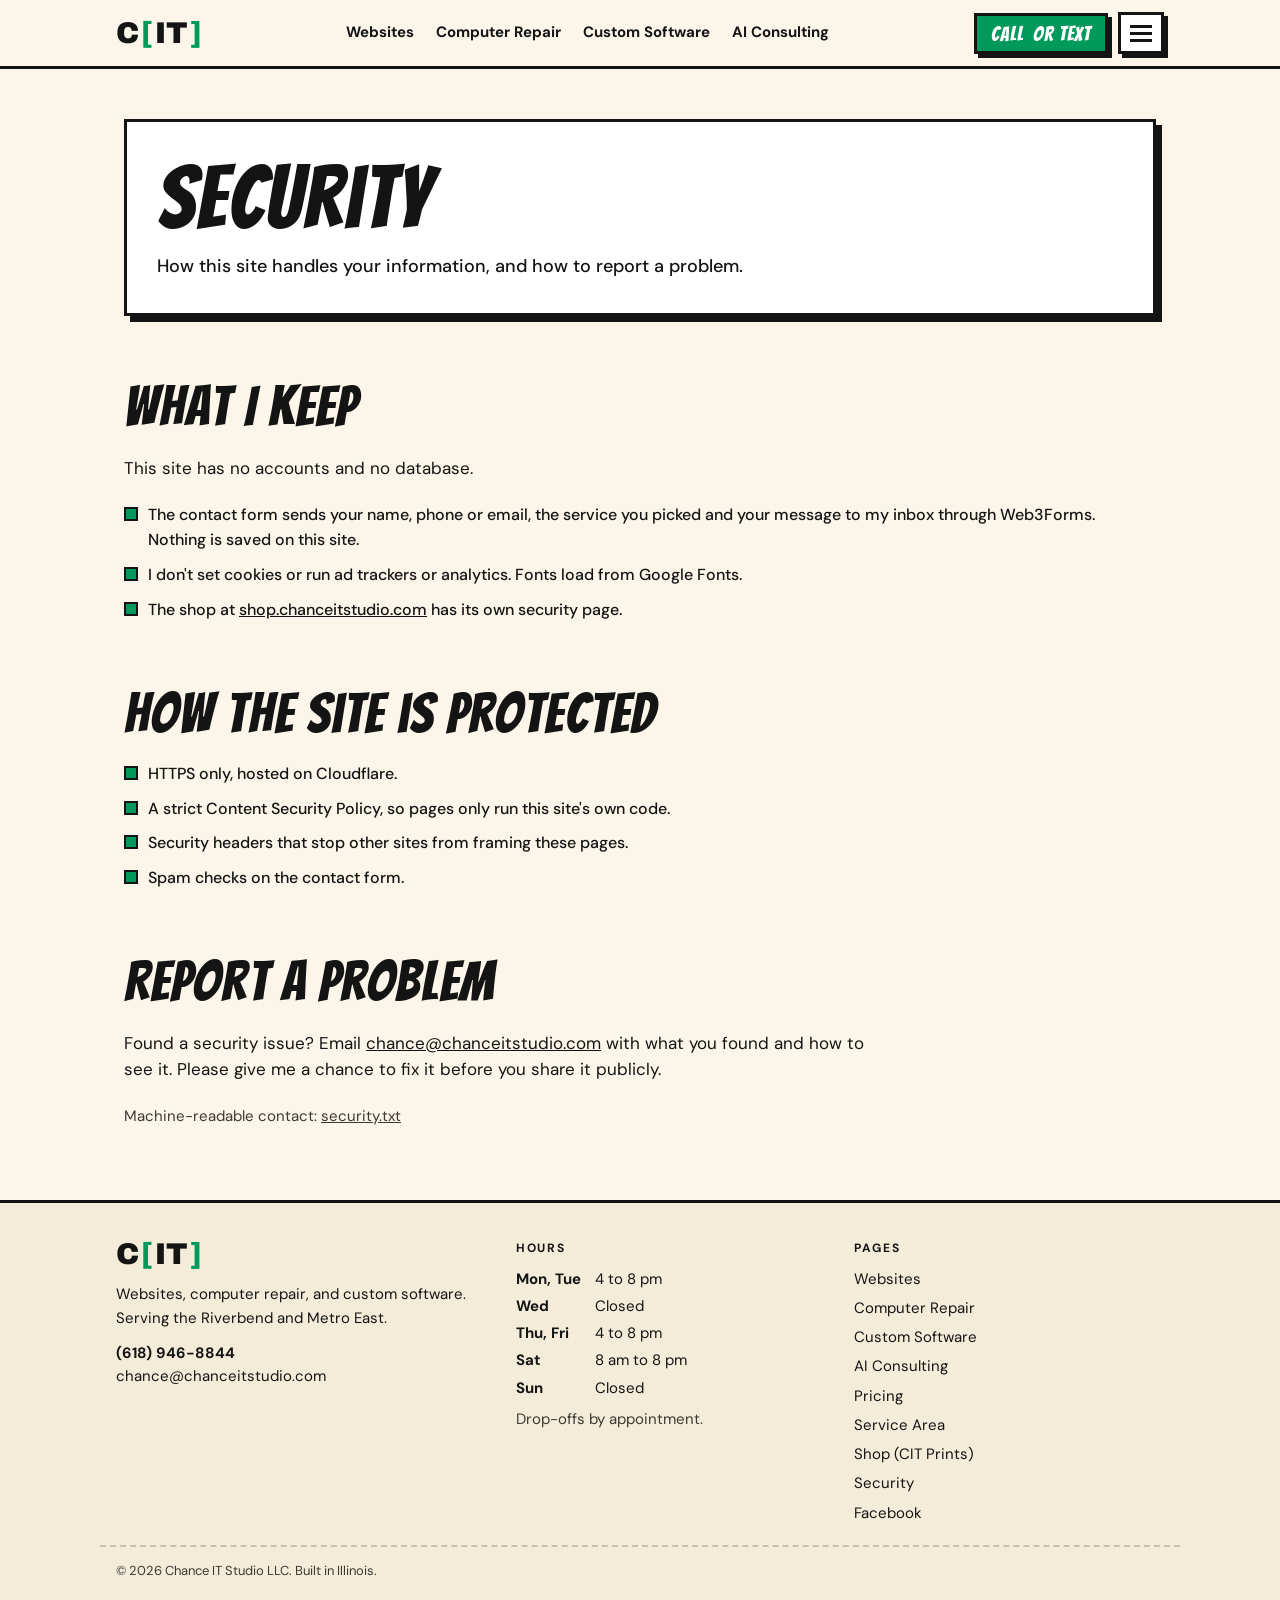
<file: security/index.html>
<!DOCTYPE html>
<html lang="en">
<head>
<meta charset="UTF-8">
<meta name="viewport" content="width=device-width, initial-scale=1.0, viewport-fit=cover">
<title>Security | Chance IT Studio</title>
<meta name="description" content="How the Chance IT Studio site handles your information, and how to report a security problem.">
<link rel="canonical" href="https://chanceitstudio.com/security/">
<meta name="theme-color" content="#fbf6e9">

<meta property="og:type" content="website">
<meta property="og:site_name" content="Chance IT Studio">
<meta property="og:title" content="Security">
<meta property="og:description" content="How the Chance IT Studio site handles your information, and how to report a security problem.">
<meta property="og:url" content="https://chanceitstudio.com/security/">
<meta property="og:image" content="https://chanceitstudio.com/img/og-banner.png">
<meta name="twitter:card" content="summary_large_image">

<link rel="icon" type="image/png" sizes="32x32" href="../img/favicon-32.png">
<link rel="icon" type="image/png" sizes="512x512" href="../img/favicon.png">
<link rel="apple-touch-icon" sizes="180x180" href="../img/apple-touch-icon.png">
<link rel="manifest" href="../site.webmanifest">

<link rel="preconnect" href="https://fonts.googleapis.com">
<link rel="preconnect" href="https://fonts.gstatic.com" crossorigin>
<link rel="stylesheet" href="https://fonts.googleapis.com/css2?family=Bangers&family=Archivo:wght@900&family=DM+Sans:wght@400;500;700&display=swap">
<link rel="stylesheet" href="../css/styles.css">
</head>
<body>
<a class="skip" href="#main">Skip to content</a>

<header class="site-head">
  <div class="bar">
    <a class="logo" href="../" aria-label="Chance IT Studio home">C<b>[</b>IT<b>]</b></a>
    <nav class="site-nav" aria-label="Services">
      <a href="../websites/">Websites</a>
      <a href="../computer-repair/">Computer Repair</a>
      <a href="../custom-software/">Custom Software</a>
      <a href="../ai-consulting/">AI Consulting</a>
    </nav>
    <div class="head-actions">
      <a class="btn sm" href="tel:+16189468844">Call <span class="long">or text</span></a>
      <button class="menu-btn" type="button" aria-controls="site-menu" aria-expanded="false" aria-label="Menu"><span></span><span></span><span></span></button>
    </div>
  </div>
  <nav class="site-menu" id="site-menu" aria-label="Site menu">
    <div class="menu-in">
      <div class="menu-col" role="group" aria-labelledby="mh-svc">
        <p class="menu-h" id="mh-svc">Services</p>
        <a href="../websites/">Websites</a>
        <a href="../computer-repair/">Computer Repair</a>
        <a href="../custom-software/">Custom Software</a>
        <a href="../ai-consulting/">AI Consulting</a>
        <a href="../pricing/">Pricing</a>
      </div>
      <div class="menu-col" role="group" aria-labelledby="mh-prod">
        <p class="menu-h" id="mh-prod">Products</p>
        <a href="https://shop.chanceitstudio.com" rel="noopener">Shop (CIT Prints)</a>
        <a href="https://tcmvp.com" rel="noopener">TCMVP</a>
        <a href="https://smokesignaldispatch.com/landing" rel="noopener">SmokeSignal Dispatch</a>
        <a href="https://gloveson.chanceitstudio.com" rel="noopener">GlovesOn</a>
      </div>
      <div class="menu-col" role="group" aria-labelledby="mh-studio">
        <p class="menu-h" id="mh-studio">Studio</p>
        <a href="../about/">About</a>
        <a href="../contact/">Contact</a>
        <a href="../service-area/">Service Area</a>
        <a href="../security/" aria-current="page">Security</a>
      </div>
    </div>
  </nav>
</header>

<main id="main" class="wrap">
  <section class="pagehead white dots-lite">
    <h1>Security</h1>
    <p>How this site handles your information, and how to report a problem.</p>
  </section>

  <section class="sec" aria-labelledby="keep-title">
    <h2 class="sec-title" id="keep-title">What I keep</h2>
    <p>This site has no accounts and no database.</p>
    <ul class="checks">
      <li>The contact form sends your name, phone or email, the service you picked and your message to my inbox through Web3Forms. Nothing is saved on this site.</li>
      <li>I don't set cookies or run ad trackers or analytics. Fonts load from Google Fonts.</li>
      <li><span>The shop at <a href="https://shop.chanceitstudio.com/security/" rel="noopener">shop.chanceitstudio.com</a> has its own security page.</span></li>
    </ul>
  </section>

  <section class="sec" aria-labelledby="protect-title">
    <h2 class="sec-title" id="protect-title">How the site is protected</h2>
    <ul class="checks">
      <li>HTTPS only, hosted on Cloudflare.</li>
      <li>A strict Content Security Policy, so pages only run this site's own code.</li>
      <li>Security headers that stop other sites from framing these pages.</li>
      <li>Spam checks on the contact form.</li>
    </ul>
  </section>

  <section class="sec" aria-labelledby="report-title">
    <h2 class="sec-title" id="report-title">Report a problem</h2>
    <p>Found a security issue? Email <a href="mailto:chance@chanceitstudio.com">chance@chanceitstudio.com</a> with what you found and how to see it. Please give me a chance to fix it before you share it publicly.</p>
    <p class="note">Machine-readable contact: <a href="../.well-known/security.txt">security.txt</a></p>
  </section>
</main>

<footer class="site-foot">
  <div class="cols">
    <div>
      <a class="logo" href="../" aria-label="Chance IT Studio home">C<b>[</b>IT<b>]</b></a>
      <p style="margin-top:12px">Websites, computer repair, and custom software.<br>Serving the Riverbend and Metro East.</p>
      <p style="margin-top:12px"><a href="tel:+16189468844"><b>(618) 946-8844</b></a><br><a href="mailto:chance@chanceitstudio.com">chance@chanceitstudio.com</a></p>
    </div>
    <div>
      <h4>Hours</h4>
      <dl class="hours">
        <dt>Mon, Tue</dt><dd>4 to 8 pm</dd>
        <dt>Wed</dt><dd>Closed</dd>
        <dt>Thu, Fri</dt><dd>4 to 8 pm</dd>
        <dt>Sat</dt><dd>8 am to 8 pm</dd>
        <dt>Sun</dt><dd>Closed</dd>
      </dl>
      <p class="note" style="margin-top:8px">Drop-offs by appointment.</p>
    </div>
    <div>
      <h4>Pages</h4>
      <ul>
        <li><a href="../websites/">Websites</a></li>
        <li><a href="../computer-repair/">Computer Repair</a></li>
        <li><a href="../custom-software/">Custom Software</a></li>
        <li><a href="../ai-consulting/">AI Consulting</a></li>
        <li><a href="../pricing/">Pricing</a></li>
        <li><a href="../service-area/">Service Area</a></li>
        <li><a href="https://shop.chanceitstudio.com" rel="noopener">Shop (CIT Prints)</a></li>
        <li><a href="../security/">Security</a></li>
        <li><a href="https://www.facebook.com/ChanceITstudio/" rel="noopener">Facebook</a></li>
      </ul>
    </div>
  </div>
  <div class="legal">&copy; <span id="year">2026</span> Chance IT Studio LLC. Built in Illinois.</div>
</footer>

<script src="../js/main.js" defer></script>
</body>
</html>
</file>
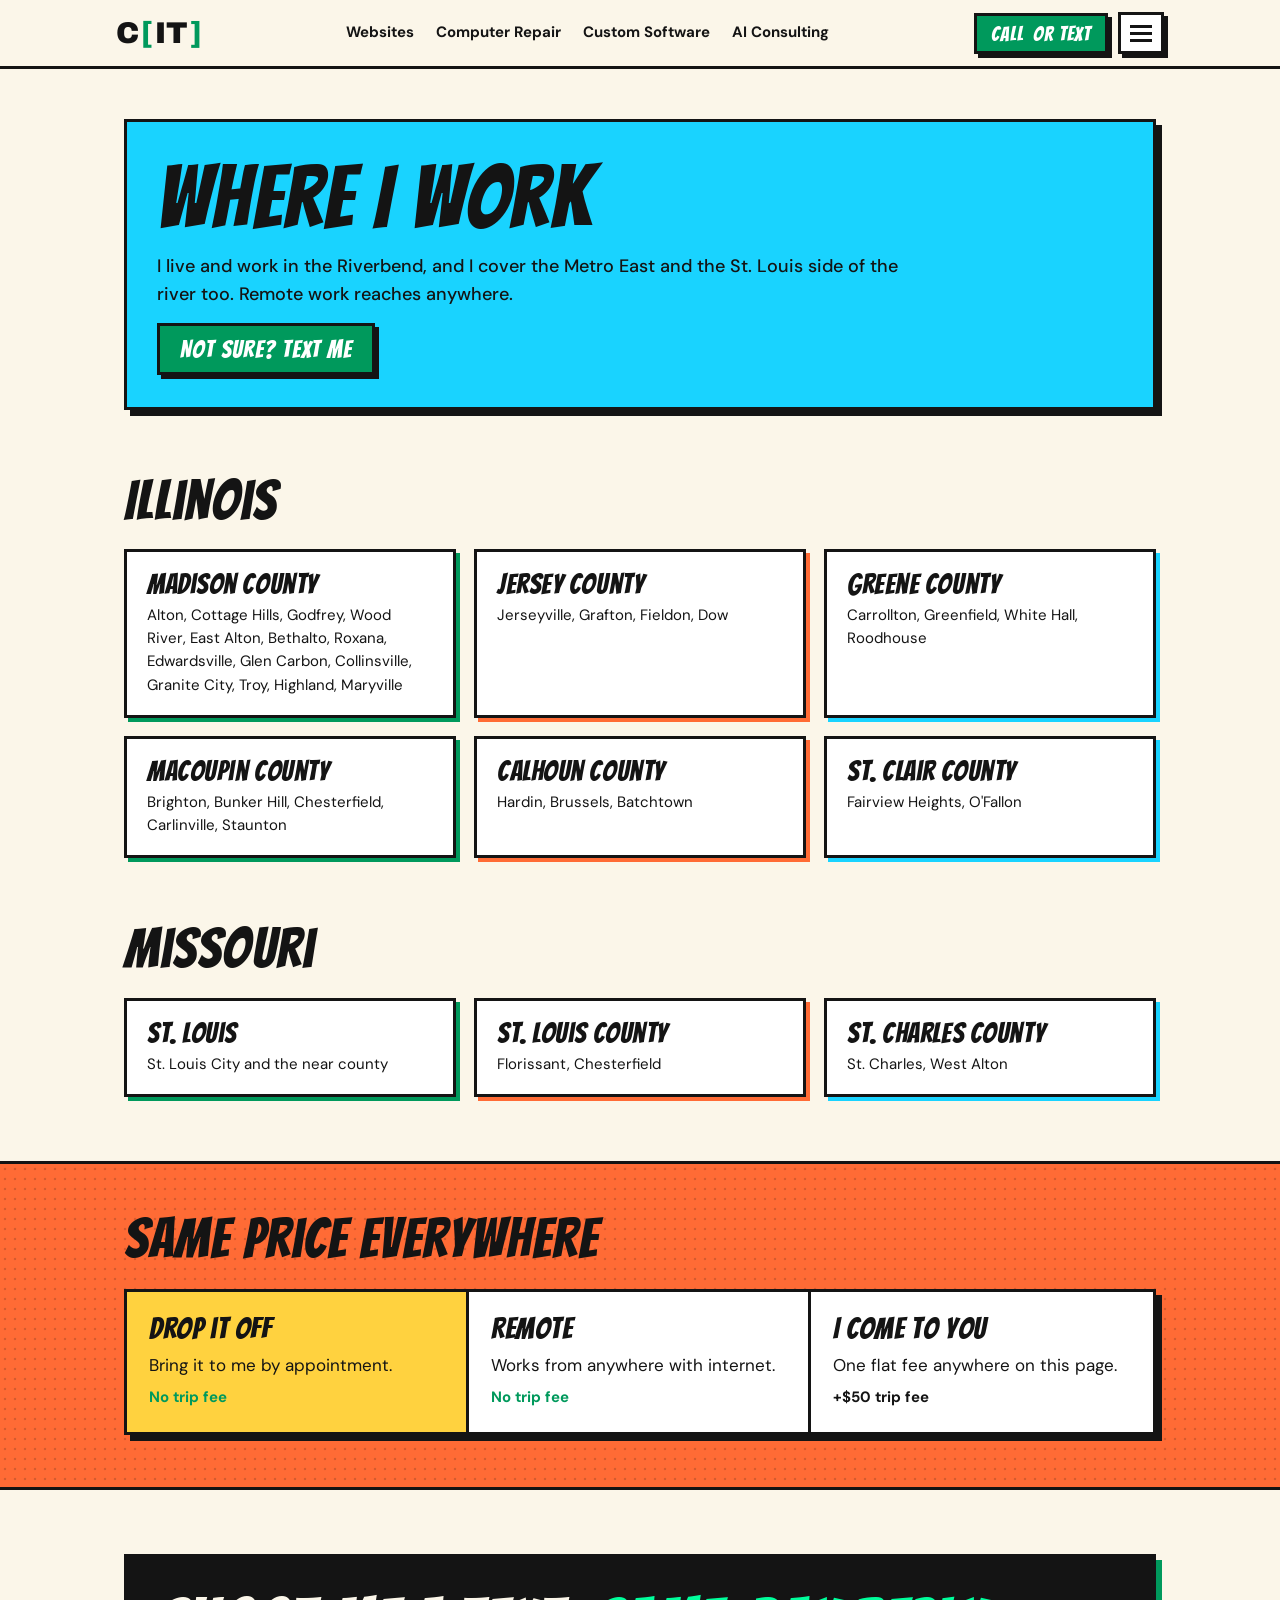
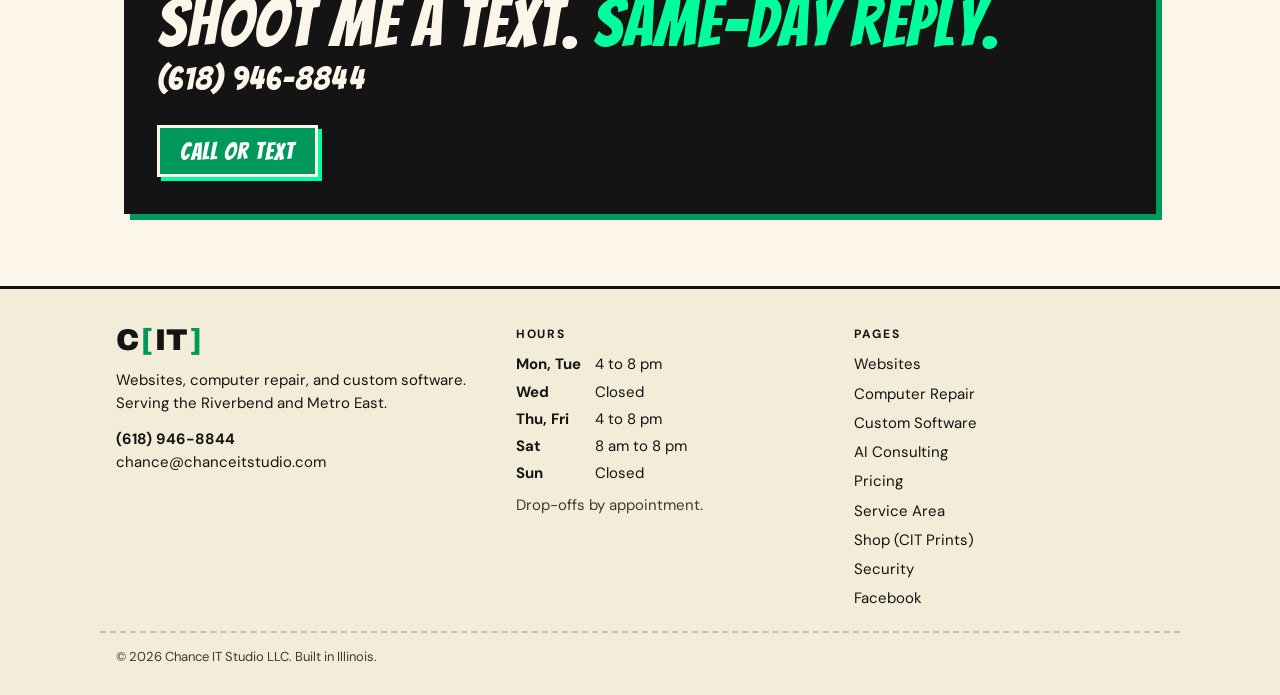
<file: service-area/index.html>
<!DOCTYPE html>
<html lang="en">
<head>
<meta charset="UTF-8">
<meta name="viewport" content="width=device-width, initial-scale=1.0, viewport-fit=cover">
<title>Service Area | Riverbend, Metro East, St. Louis | Chance IT Studio</title>
<meta name="description" content="Computer repair and websites across Madison, Jersey, Greene, Macoupin, and Calhoun counties, plus St. Louis. One flat $50 trip fee anywhere.">
<link rel="canonical" href="https://chanceitstudio.com/service-area/">
<meta name="theme-color" content="#fbf6e9">

<meta property="og:type" content="website">
<meta property="og:site_name" content="Chance IT Studio">
<meta property="og:title" content="Service Area">
<meta property="og:description" content="Computer repair and websites across Madison, Jersey, Greene, Macoupin, and Calhoun counties, plus St. Louis. One flat $50 trip fee anywhere.">
<meta property="og:url" content="https://chanceitstudio.com/service-area/">
<meta property="og:image" content="https://chanceitstudio.com/img/og-banner.png">
<meta name="twitter:card" content="summary_large_image">

<link rel="icon" type="image/png" sizes="32x32" href="../img/favicon-32.png">
<link rel="icon" type="image/png" sizes="512x512" href="../img/favicon.png">
<link rel="apple-touch-icon" sizes="180x180" href="../img/apple-touch-icon.png">
<link rel="manifest" href="../site.webmanifest">

<link rel="preconnect" href="https://fonts.googleapis.com">
<link rel="preconnect" href="https://fonts.gstatic.com" crossorigin>
<link rel="stylesheet" href="https://fonts.googleapis.com/css2?family=Bangers&family=Archivo:wght@900&family=DM+Sans:wght@400;500;700&display=swap">
<link rel="stylesheet" href="../css/styles.css">
</head>
<body>
<a class="skip" href="#main">Skip to content</a>

<header class="site-head">
  <div class="bar">
    <a class="logo" href="../" aria-label="Chance IT Studio home">C<b>[</b>IT<b>]</b></a>
    <nav class="site-nav" aria-label="Services">
      <a href="../websites/">Websites</a>
      <a href="../computer-repair/">Computer Repair</a>
      <a href="../custom-software/">Custom Software</a>
      <a href="../ai-consulting/">AI Consulting</a>
    </nav>
    <div class="head-actions">
      <a class="btn sm" href="tel:+16189468844">Call <span class="long">or text</span></a>
      <button class="menu-btn" type="button" aria-controls="site-menu" aria-expanded="false" aria-label="Menu"><span></span><span></span><span></span></button>
    </div>
  </div>
  <nav class="site-menu" id="site-menu" aria-label="Site menu">
    <div class="menu-in">
      <div class="menu-col" role="group" aria-labelledby="mh-svc">
        <p class="menu-h" id="mh-svc">Services</p>
        <a href="../websites/">Websites</a>
        <a href="../computer-repair/">Computer Repair</a>
        <a href="../custom-software/">Custom Software</a>
        <a href="../ai-consulting/">AI Consulting</a>
        <a href="../pricing/">Pricing</a>
      </div>
      <div class="menu-col" role="group" aria-labelledby="mh-prod">
        <p class="menu-h" id="mh-prod">Products</p>
        <a href="https://shop.chanceitstudio.com" rel="noopener">Shop (CIT Prints)</a>
        <a href="https://tcmvp.com" rel="noopener">TCMVP</a>
        <a href="https://smokesignaldispatch.com/landing" rel="noopener">SmokeSignal Dispatch</a>
        <a href="https://gloveson.chanceitstudio.com" rel="noopener">GlovesOn</a>
      </div>
      <div class="menu-col" role="group" aria-labelledby="mh-studio">
        <p class="menu-h" id="mh-studio">Studio</p>
        <a href="../about/">About</a>
        <a href="../contact/">Contact</a>
        <a href="../service-area/" aria-current="page">Service Area</a>
        <a href="../security/">Security</a>
      </div>
    </div>
  </nav>
</header>

<main id="main" class="wrap">
  <section class="pagehead cyan dots-lite">
    <h1>Where I work</h1>
    <p>I live and work in the Riverbend, and I cover the Metro East and the St. Louis side of the river too. Remote work reaches anywhere.</p>
    <div class="row"><a class="btn" href="tel:+16189468844">Not sure? Text me</a></div>
  </section>

  <section class="sec" aria-labelledby="il-title">
    <h2 class="sec-title" id="il-title">Illinois</h2>
    <div class="areas">
      <div class="area-card"><h3>Madison County</h3><p>Alton, Cottage Hills, Godfrey, Wood River, East Alton, Bethalto, Roxana, Edwardsville, Glen Carbon, Collinsville, Granite City, Troy, Highland, Maryville</p></div>
      <div class="area-card"><h3>Jersey County</h3><p>Jerseyville, Grafton, Fieldon, Dow</p></div>
      <div class="area-card"><h3>Greene County</h3><p>Carrollton, Greenfield, White Hall, Roodhouse</p></div>
      <div class="area-card"><h3>Macoupin County</h3><p>Brighton, Bunker Hill, Chesterfield, Carlinville, Staunton</p></div>
      <div class="area-card"><h3>Calhoun County</h3><p>Hardin, Brussels, Batchtown</p></div>
      <div class="area-card"><h3>St. Clair County</h3><p>Fairview Heights, O'Fallon</p></div>
    </div>
  </section>

  <section class="sec" aria-labelledby="mo-title">
    <h2 class="sec-title" id="mo-title">Missouri</h2>
    <div class="areas">
      <div class="area-card"><h3>St. Louis</h3><p>St. Louis City and the near county</p></div>
      <div class="area-card"><h3>St. Louis County</h3><p>Florissant, Chesterfield</p></div>
      <div class="area-card"><h3>St. Charles County</h3><p>St. Charles, West Alton</p></div>
    </div>
  </section>

  <section class="band orange dots" aria-labelledby="fee-title">
    <div class="band-in">
      <h2 class="sec-title" id="fee-title">Same price everywhere</h2>
      <div class="ways">
        <div class="way drop"><h4>Drop it off</h4><p>Bring it to me by appointment.</p><span class="fee free">No trip fee</span></div>
        <div class="way"><h4>Remote</h4><p>Works from anywhere with internet.</p><span class="fee free">No trip fee</span></div>
        <div class="way"><h4>I come to you</h4><p>One flat fee anywhere on this page.</p><span class="fee">+$50 trip fee</span></div>
      </div>
    </div>
  </section>

  <section class="cta" aria-labelledby="cta-title">
    <div>
      <h2 id="cta-title">Shoot me a text. <b>Same-day reply.</b></h2>
      <a class="num" href="sms:+16189468844">(618) 946-8844</a>
    </div>
    <a class="btn" href="tel:+16189468844">Call or text</a>
  </section>
</main>

<footer class="site-foot">
  <div class="cols">
    <div>
      <a class="logo" href="../" aria-label="Chance IT Studio home">C<b>[</b>IT<b>]</b></a>
      <p style="margin-top:12px">Websites, computer repair, and custom software.<br>Serving the Riverbend and Metro East.</p>
      <p style="margin-top:12px"><a href="tel:+16189468844"><b>(618) 946-8844</b></a><br><a href="mailto:chance@chanceitstudio.com">chance@chanceitstudio.com</a></p>
    </div>
    <div>
      <h4>Hours</h4>
      <dl class="hours">
        <dt>Mon, Tue</dt><dd>4 to 8 pm</dd>
        <dt>Wed</dt><dd>Closed</dd>
        <dt>Thu, Fri</dt><dd>4 to 8 pm</dd>
        <dt>Sat</dt><dd>8 am to 8 pm</dd>
        <dt>Sun</dt><dd>Closed</dd>
      </dl>
      <p class="note" style="margin-top:8px">Drop-offs by appointment.</p>
    </div>
    <div>
      <h4>Pages</h4>
      <ul>
        <li><a href="../websites/">Websites</a></li>
        <li><a href="../computer-repair/">Computer Repair</a></li>
        <li><a href="../custom-software/">Custom Software</a></li>
        <li><a href="../ai-consulting/">AI Consulting</a></li>
        <li><a href="../pricing/">Pricing</a></li>
        <li><a href="../service-area/">Service Area</a></li>
        <li><a href="https://shop.chanceitstudio.com" rel="noopener">Shop (CIT Prints)</a></li>
        <li><a href="../security/">Security</a></li>
        <li><a href="https://www.facebook.com/ChanceITstudio/" rel="noopener">Facebook</a></li>
      </ul>
    </div>
  </div>
  <div class="legal">&copy; <span id="year">2026</span> Chance IT Studio LLC. Built in Illinois.</div>
</footer>

<script src="../js/main.js" defer></script>
</body>
</html>
</file>
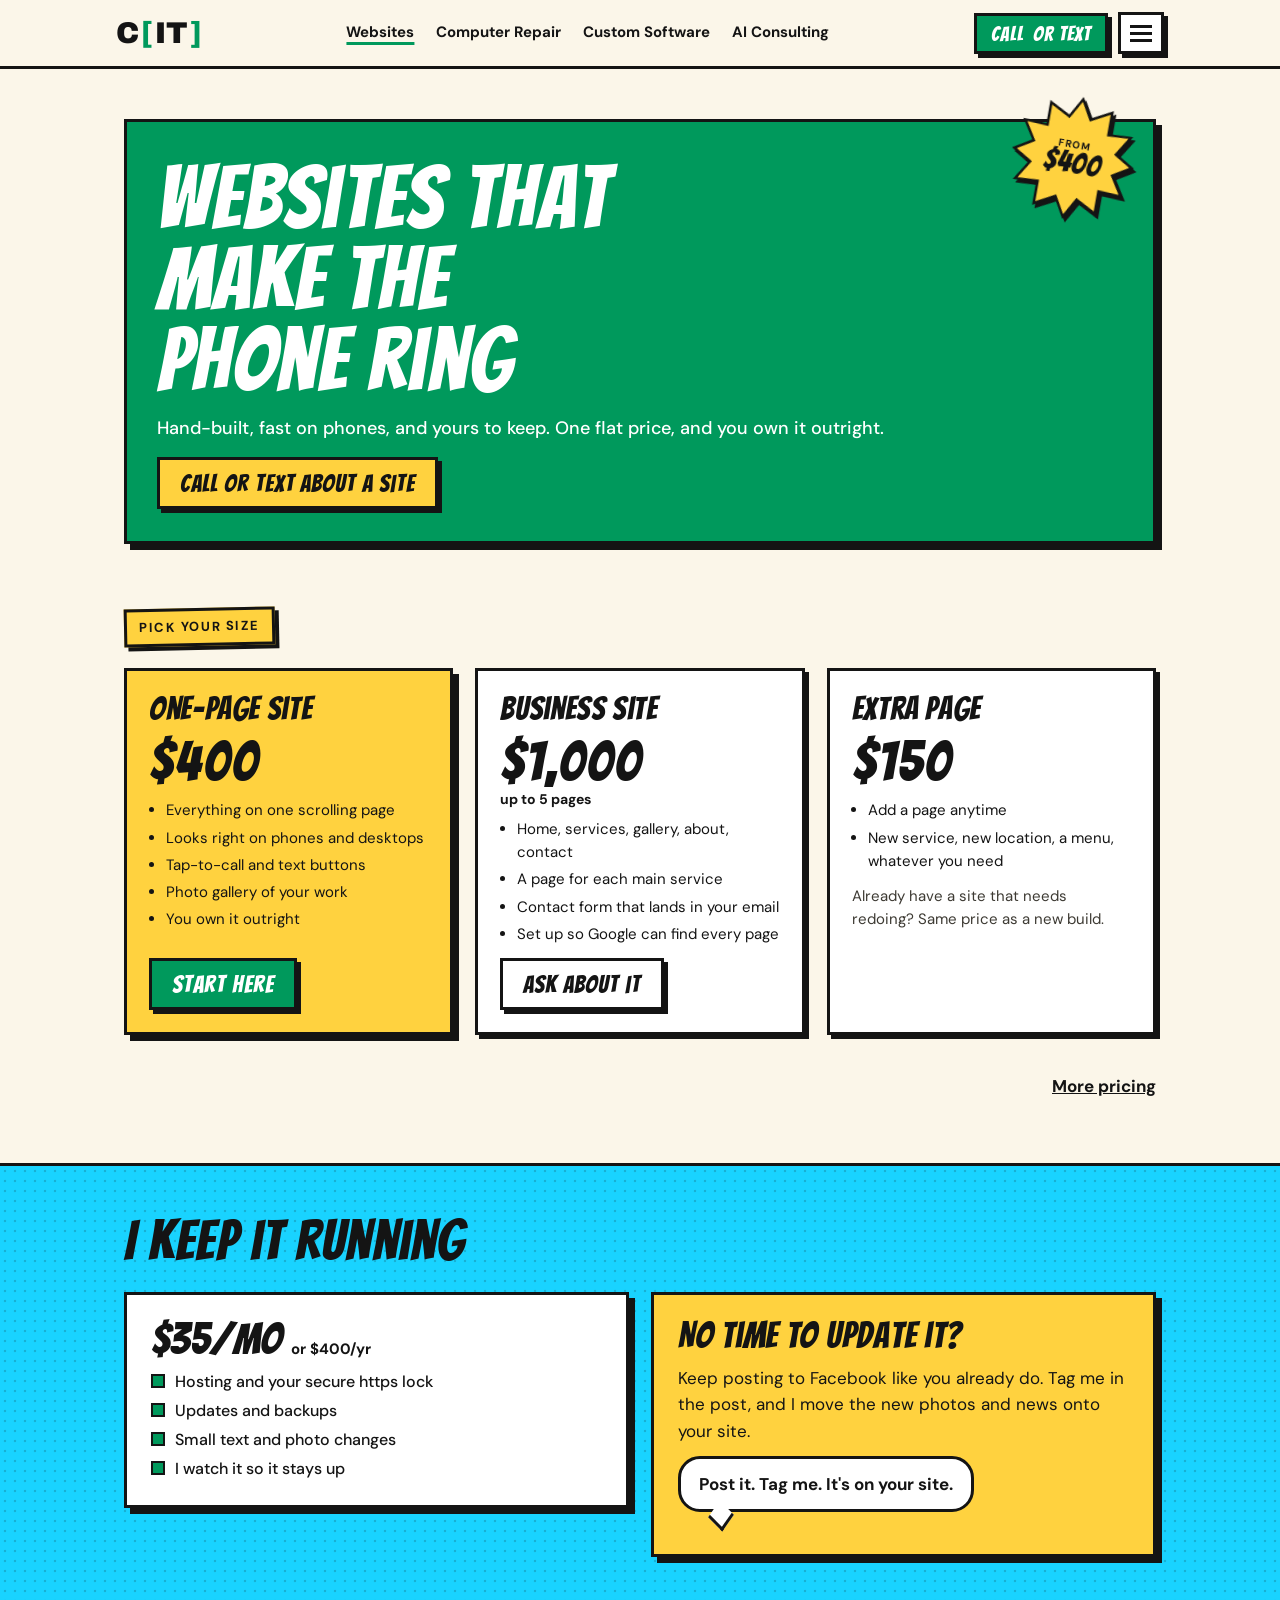
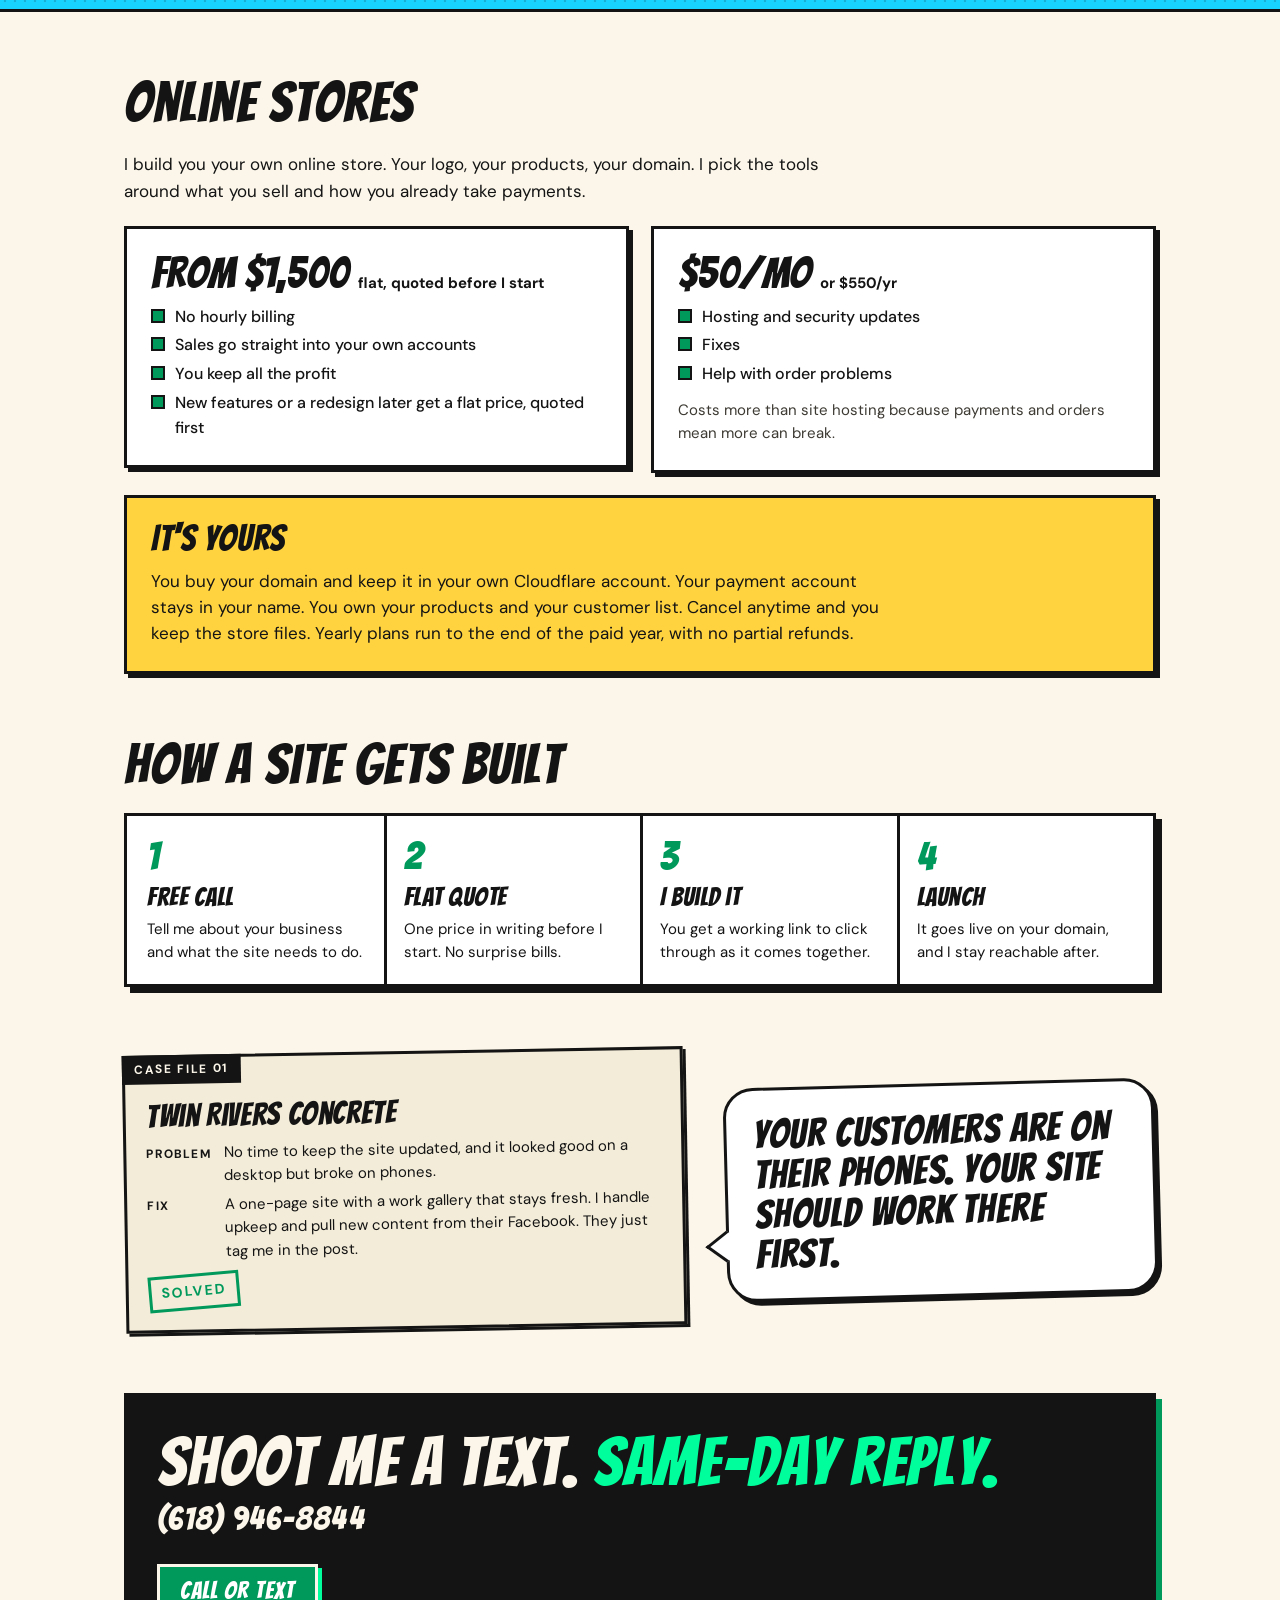
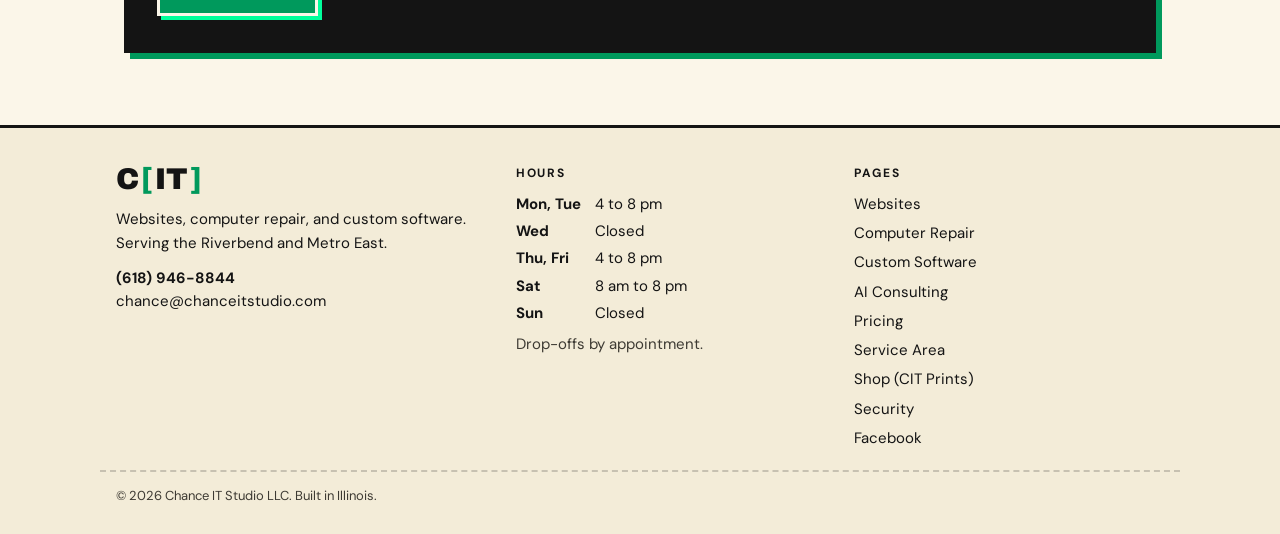
<file: websites/index.html>
<!DOCTYPE html>
<html lang="en">
<head>
<meta charset="UTF-8">
<meta name="viewport" content="width=device-width, initial-scale=1.0, viewport-fit=cover">
<title>Small Business Websites in Alton and the Riverbend | Chance IT Studio</title>
<meta name="description" content="Hand-built small business websites from $400, hosting and upkeep for $35 a month. Serving the Riverbend, Metro East, and St. Louis.">
<link rel="canonical" href="https://chanceitstudio.com/websites/">
<meta name="theme-color" content="#fbf6e9">

<meta property="og:type" content="website">
<meta property="og:site_name" content="Chance IT Studio">
<meta property="og:title" content="Small Business Websites, Built Locally">
<meta property="og:description" content="Hand-built small business websites from $400, hosting and upkeep for $35 a month. Serving the Riverbend, Metro East, and St. Louis.">
<meta property="og:url" content="https://chanceitstudio.com/websites/">
<meta property="og:image" content="https://chanceitstudio.com/img/og-banner.png">
<meta name="twitter:card" content="summary_large_image">

<link rel="icon" type="image/png" sizes="32x32" href="../img/favicon-32.png">
<link rel="icon" type="image/png" sizes="512x512" href="../img/favicon.png">
<link rel="apple-touch-icon" sizes="180x180" href="../img/apple-touch-icon.png">
<link rel="manifest" href="../site.webmanifest">

<link rel="preconnect" href="https://fonts.googleapis.com">
<link rel="preconnect" href="https://fonts.gstatic.com" crossorigin>
<link rel="stylesheet" href="https://fonts.googleapis.com/css2?family=Bangers&family=Archivo:wght@900&family=DM+Sans:wght@400;500;700&display=swap">
<link rel="stylesheet" href="../css/styles.css">
</head>
<body>
<a class="skip" href="#main">Skip to content</a>

<header class="site-head">
  <div class="bar">
    <a class="logo" href="../" aria-label="Chance IT Studio home">C<b>[</b>IT<b>]</b></a>
    <nav class="site-nav" aria-label="Services">
      <a href="../websites/" aria-current="page">Websites</a>
      <a href="../computer-repair/">Computer Repair</a>
      <a href="../custom-software/">Custom Software</a>
      <a href="../ai-consulting/">AI Consulting</a>
    </nav>
    <div class="head-actions">
      <a class="btn sm" href="tel:+16189468844">Call <span class="long">or text</span></a>
      <button class="menu-btn" type="button" aria-controls="site-menu" aria-expanded="false" aria-label="Menu"><span></span><span></span><span></span></button>
    </div>
  </div>
  <nav class="site-menu" id="site-menu" aria-label="Site menu">
    <div class="menu-in">
      <div class="menu-col" role="group" aria-labelledby="mh-svc">
        <p class="menu-h" id="mh-svc">Services</p>
        <a href="../websites/" aria-current="page">Websites</a>
        <a href="../computer-repair/">Computer Repair</a>
        <a href="../custom-software/">Custom Software</a>
        <a href="../ai-consulting/">AI Consulting</a>
        <a href="../pricing/">Pricing</a>
      </div>
      <div class="menu-col" role="group" aria-labelledby="mh-prod">
        <p class="menu-h" id="mh-prod">Products</p>
        <a href="https://shop.chanceitstudio.com" rel="noopener">Shop (CIT Prints)</a>
        <a href="https://tcmvp.com" rel="noopener">TCMVP</a>
        <a href="https://smokesignaldispatch.com/landing" rel="noopener">SmokeSignal Dispatch</a>
        <a href="https://gloveson.chanceitstudio.com" rel="noopener">GlovesOn</a>
      </div>
      <div class="menu-col" role="group" aria-labelledby="mh-studio">
        <p class="menu-h" id="mh-studio">Studio</p>
        <a href="../about/">About</a>
        <a href="../contact/">Contact</a>
        <a href="../service-area/">Service Area</a>
        <a href="../security/">Security</a>
      </div>
    </div>
  </nav>
</header>

<main id="main" class="wrap">
  <section class="pagehead green dots-lite">
    <div class="burst"><span><small>from</small>$400</span></div>
    <h1>Websites that make the phone ring</h1>
    <p>Hand-built, fast on phones, and yours to keep. One flat price, and you own it outright.</p>
    <div class="row"><a class="btn yellow" href="tel:+16189468844">Call or text about a site</a></div>
  </section>

  <section class="sec" aria-labelledby="size-title">
    <span class="caption" id="size-title">Pick your size</span>
    <div class="tiers">
      <article class="tier feat">
        <h3>One-page site</h3>
        <div class="price">$400</div>
        <ul><li>Everything on one scrolling page</li><li>Looks right on phones and desktops</li><li>Tap-to-call and text buttons</li><li>Photo gallery of your work</li><li>You own it outright</li></ul>
        <a class="btn" href="tel:+16189468844">Start here</a>
      </article>
      <article class="tier">
        <h3>Business site</h3>
        <div class="price">$1,000 <small>up to 5 pages</small></div>
        <ul><li>Home, services, gallery, about, contact</li><li>A page for each main service</li><li>Contact form that lands in your email</li><li>Set up so Google can find every page</li></ul>
        <a class="btn alt" href="tel:+16189468844">Ask about it</a>
      </article>
      <article class="tier">
        <h3>Extra page</h3>
        <div class="price">$150</div>
        <ul><li>Add a page anytime</li><li>New service, new location, a menu, whatever you need</li></ul>
        <p class="note">Already have a site that needs redoing? Same price as a new build.</p>
      </article>
    </div>
    <p class="more-price"><a href="../pricing/#p-web">More pricing</a></p>
  </section>

  <section class="band cyan dots" aria-labelledby="host-title">
    <div class="band-in">
      <h2 class="sec-title" id="host-title">I keep it running</h2>
      <div class="split">
        <div class="panel">
          <div class="price">$35/mo <small>or $400/yr</small></div>
          <ul class="checks">
            <li>Hosting and your secure https lock</li>
            <li>Updates and backups</li>
            <li>Small text and photo changes</li>
            <li>I watch it so it stays up</li>
          </ul>
        </div>
        <div class="panel yellow">
          <h3>No time to update it?</h3>
          <p>Keep posting to Facebook like you already do. Tag me in the post, and I move the new photos and news onto your site.</p>
          <div class="fb-bubble">Post it. Tag me. It's on your site.</div>
        </div>
      </div>
    </div>
  </section>

  <section class="sec" id="stores" aria-labelledby="stores-title">
    <h2 class="sec-title" id="stores-title">Online stores</h2>
    <p>I build you your own online store. Your logo, your products, your domain. I pick the tools around what you sell and how you already take payments.</p>
    <div class="split">
      <div class="panel">
        <div class="price">From $1,500 <small>flat, quoted before I start</small></div>
        <ul class="checks">
          <li>No hourly billing</li>
          <li>Sales go straight into your own accounts</li>
          <li>You keep all the profit</li>
          <li>New features or a redesign later get a flat price, quoted first</li>
        </ul>
      </div>
      <div class="panel">
        <div class="price">$50/mo <small>or $550/yr</small></div>
        <ul class="checks">
          <li>Hosting and security updates</li>
          <li>Fixes</li>
          <li>Help with order problems</li>
        </ul>
        <p class="note">Costs more than site hosting because payments and orders mean more can break.</p>
      </div>
    </div>
    <div class="panel yellow">
      <h3>It's yours</h3>
      <p>You buy your domain and keep it in your own Cloudflare account. Your payment account stays in your name. You own your products and your customer list. Cancel anytime and you keep the store files. Yearly plans run to the end of the paid year, with no partial refunds.</p>
    </div>
  </section>

  <section class="sec" aria-labelledby="how-title">
    <h2 class="sec-title" id="how-title">How a site gets built</h2>
    <ol class="steps">
      <li class="step"><b>1</b><h4>Free call</h4><p>Tell me about your business and what the site needs to do.</p></li>
      <li class="step"><b>2</b><h4>Flat quote</h4><p>One price in writing before I start. No surprise bills.</p></li>
      <li class="step"><b>3</b><h4>I build it</h4><p>You get a working link to click through as it comes together.</p></li>
      <li class="step"><b>4</b><h4>Launch</h4><p>It goes live on your domain, and I stay reachable after.</p></li>
    </ol>
  </section>

  <section class="feature-case" aria-labelledby="case-title">
    <article class="case"><span class="tab">Case file 01</span><div class="in">
      <h4 id="case-title">Twin Rivers Concrete</h4>
      <dl><dt>Problem</dt><dd>No time to keep the site updated, and it looked good on a desktop but broke on phones.</dd><dt>Fix</dt><dd>A one-page site with a work gallery that stays fresh. I handle upkeep and pull new content from their Facebook. They just tag me in the post.</dd></dl>
      <span class="stamp">Solved</span></div></article>
    <div class="say">Your customers are on their phones. Your site should work there first.</div>
  </section>

  <section class="cta" aria-labelledby="cta-title">
    <div>
      <h2 id="cta-title">Shoot me a text. <b>Same-day reply.</b></h2>
      <a class="num" href="sms:+16189468844">(618) 946-8844</a>
    </div>
    <a class="btn" href="tel:+16189468844">Call or text</a>
  </section>
</main>

<footer class="site-foot">
  <div class="cols">
    <div>
      <a class="logo" href="../" aria-label="Chance IT Studio home">C<b>[</b>IT<b>]</b></a>
      <p style="margin-top:12px">Websites, computer repair, and custom software.<br>Serving the Riverbend and Metro East.</p>
      <p style="margin-top:12px"><a href="tel:+16189468844"><b>(618) 946-8844</b></a><br><a href="mailto:chance@chanceitstudio.com">chance@chanceitstudio.com</a></p>
    </div>
    <div>
      <h4>Hours</h4>
      <dl class="hours">
        <dt>Mon, Tue</dt><dd>4 to 8 pm</dd>
        <dt>Wed</dt><dd>Closed</dd>
        <dt>Thu, Fri</dt><dd>4 to 8 pm</dd>
        <dt>Sat</dt><dd>8 am to 8 pm</dd>
        <dt>Sun</dt><dd>Closed</dd>
      </dl>
      <p class="note" style="margin-top:8px">Drop-offs by appointment.</p>
    </div>
    <div>
      <h4>Pages</h4>
      <ul>
        <li><a href="../websites/">Websites</a></li>
        <li><a href="../computer-repair/">Computer Repair</a></li>
        <li><a href="../custom-software/">Custom Software</a></li>
        <li><a href="../ai-consulting/">AI Consulting</a></li>
        <li><a href="../pricing/">Pricing</a></li>
        <li><a href="../service-area/">Service Area</a></li>
        <li><a href="https://shop.chanceitstudio.com" rel="noopener">Shop (CIT Prints)</a></li>
        <li><a href="../security/">Security</a></li>
        <li><a href="https://www.facebook.com/ChanceITstudio/" rel="noopener">Facebook</a></li>
      </ul>
    </div>
  </div>
  <div class="legal">&copy; <span id="year">2026</span> Chance IT Studio LLC. Built in Illinois.</div>
</footer>

<script src="../js/main.js" defer></script>
</body>
</html>
</file>
<file: css/styles.css>
/* =========================================================
   Chance IT Studio  |  styles.css
   Pop art / comic look on newsprint. Vanilla CSS, no build.
   ========================================================= */

/* ---------- Tokens ---------- */
:root{
  --paper:#fbf6e9;
  --paper2:#f3ecd8;
  --ink:#141414;
  --ink2:#3d3a33;
  --green:#00995c;
  --green-hi:#00ff9c;
  --orange:#ff6b35;
  --cyan:#19d3ff;
  --yellow:#ffd23f;

  --line:3px solid var(--ink);
  --pop:6px 6px 0 var(--ink);
  --pop-sm:4px 4px 0 var(--ink);

  --display:'Bangers','Impact','Arial Black',sans-serif;
  --body:'DM Sans',system-ui,-apple-system,'Segoe UI',sans-serif;
  --logo:'Archivo','Arial Black',sans-serif;

  --maxw:1080px;
}

/* ---------- Base ---------- */
*,*::before,*::after{box-sizing:border-box}
html{-webkit-text-size-adjust:100%;scroll-behavior:smooth}
body{margin:0;overflow-x:clip;background:var(--paper);color:var(--ink);font-family:var(--body);font-size:17px;line-height:1.55}
img{max-width:100%;height:auto;display:block}
h1,h2,h3,h4{margin:0;font-weight:400;text-wrap:balance}
p{margin:0;max-width:62ch}
a{color:inherit}
a:focus-visible,button:focus-visible,input:focus-visible,textarea:focus-visible{outline:3px solid var(--cyan);outline-offset:3px}
.skip{position:absolute;left:-999px;top:8px;background:var(--yellow);border:var(--line);padding:8px 12px;z-index:50;font-weight:700}
.skip:focus{left:16px}
.wrap{max-width:var(--maxw);margin:0 auto;padding-inline:16px;display:flex;flex-direction:column;gap:64px}
main.wrap{padding-block:28px 72px}
@media (min-width:700px){.wrap{padding-inline:24px}}

/* halftone textures */
.dots{background-image:radial-gradient(rgba(20,20,20,.18) 1.4px,transparent 1.6px);background-size:10px 10px}
.dots-lite{background-image:radial-gradient(rgba(20,20,20,.10) 1.2px,transparent 1.4px);background-size:9px 9px}

/* ---------- Logo ---------- */
.logo{font-family:var(--logo);font-weight:900;font-size:30px;letter-spacing:-.01em;line-height:1;display:inline-flex;align-items:center;gap:.08em;color:var(--ink);text-decoration:none}
.logo b{color:var(--green);font-weight:900}

.more-price{text-align:right;margin:16px 0 0;font-weight:700;max-width:none}
.split .more-price{grid-column:1/-1;margin:0}

/* ---------- Header ---------- */
.site-head{position:sticky;top:0;z-index:20;background:var(--paper);border-bottom:var(--line)}
.site-head .bar{max-width:var(--maxw);margin:0 auto;padding:12px 16px;display:flex;align-items:center;justify-content:space-between;gap:16px}
.site-nav{display:flex;gap:22px;font-weight:700;font-size:15px}
.site-nav a{text-decoration:none}
.site-nav a:hover,.site-nav a[aria-current="page"]{text-decoration:underline;text-decoration-thickness:3px;text-decoration-color:var(--green);text-underline-offset:5px}
.head-actions{display:flex;align-items:center;gap:10px}
.menu-btn{display:block;background:#fff;border:var(--line);box-shadow:var(--pop-sm);width:46px;height:42px;cursor:pointer;padding:0}
.menu-btn span{display:block;width:22px;height:3px;background:var(--ink);margin:4px auto}
.site-menu{display:none;position:absolute;left:0;right:0;top:100%;background:var(--paper);border-bottom:var(--line);box-shadow:0 6px 0 var(--ink);max-height:calc(100vh - 66px);max-height:calc(100dvh - 66px);overflow-y:auto}
.site-head.open .site-menu{display:block}
.menu-in{max-width:var(--maxw);margin:0 auto;padding:20px 16px 24px;display:grid;grid-template-columns:repeat(3,1fr);gap:24px}
.menu-col{display:flex;flex-direction:column}
.menu-h{font-size:13px;font-weight:700;letter-spacing:.12em;text-transform:uppercase;margin:0 0 6px}
.menu-col a{padding:10px 0;border-bottom:2px dashed rgba(20,20,20,.2);font-weight:700;text-decoration:none}
.menu-col a:hover,.menu-col a[aria-current="page"]{text-decoration:underline;text-decoration-thickness:3px;text-decoration-color:var(--green);text-underline-offset:5px}
@media (max-width:900px){
  .site-nav{display:none}
  .menu-in{grid-template-columns:1fr;gap:16px;padding-top:8px}
  .menu-col a{padding:12px 0;font-size:18px}
}
@media (max-width:420px){.head-actions .btn span.long{display:none}}

/* ---------- Buttons ---------- */
.btn{font-family:var(--display);font-size:24px;letter-spacing:.04em;line-height:1;padding:12px 20px 10px;border:var(--line);box-shadow:var(--pop-sm);background:var(--green);color:#fff;text-decoration:none;display:inline-flex;align-items:center;gap:10px;cursor:pointer;transition:transform .08s,box-shadow .08s}
.btn:hover{transform:translate(-2px,-2px);box-shadow:6px 6px 0 var(--ink)}
.btn:active{transform:translate(3px,3px);box-shadow:1px 1px 0 var(--ink)}
.btn.alt{background:#fff;color:var(--ink)}
.btn.yellow{background:var(--yellow);color:var(--ink)}
.btn.sm{font-size:20px;padding:8px 14px 7px}
.row{display:flex;flex-wrap:wrap;gap:16px;align-items:center}

/* ---------- Section labels ---------- */
.sec{display:flex;flex-direction:column;gap:22px}
.caption{display:inline-block;align-self:flex-start;background:var(--yellow);color:var(--ink);border:var(--line);box-shadow:var(--pop-sm);padding:6px 12px;font-weight:700;font-size:13px;letter-spacing:.12em;text-transform:uppercase;transform:rotate(-1.2deg)}
.sec-title{font-family:var(--display);font-size:clamp(36px,5vw,56px);line-height:.95;letter-spacing:.02em}
.sec-title,#stores{scroll-margin-top:90px}
.note{font-size:15px;color:var(--ink2)}

/* ---------- Speech bubble ---------- */
.bubble{position:absolute;z-index:3;background:#fff;border:var(--line);border-radius:26px;padding:12px 16px;font-family:var(--display);font-size:24px;line-height:1.05;letter-spacing:.02em;box-shadow:var(--pop-sm)}
.bubble::after{content:'';position:absolute;right:18px;bottom:-19px;width:22px;height:22px;background:#fff;border-right:var(--line);border-bottom:var(--line);transform:rotate(-20deg) skewX(-12deg)}

/* ---------- Hero ---------- */
/* Breaks out wider than the text column so the art gets room */
.hero{position:relative;margin-top:34px;width:min(1240px,calc(100vw - 32px));margin-inline:calc(50% - min(620px,50vw - 16px));border:var(--line);box-shadow:var(--pop);background:var(--cyan);display:grid;grid-template-columns:minmax(0,1fr) minmax(0,1fr)}
.hero .copy{padding:34px 30px;display:flex;flex-direction:column;gap:18px}
.hero h1{font-family:var(--display);font-size:clamp(44px,7vw,84px);line-height:.92;letter-spacing:.015em}
.hero h1 em{font-style:normal;background:var(--yellow);padding:0 .12em;border:var(--line);display:inline-block;transform:rotate(-1.5deg)}
.hero p{font-size:18px;font-weight:500}
.hero .art{position:relative;border-left:var(--line);background:var(--ink);display:flex;align-items:flex-end}
.hero .art picture{width:100%}
.hero .art img{width:100%;height:auto}
.hero .art .bubble{left:-22px;top:-44px;max-width:36%;font-size:clamp(18px,2.1vw,24px);transform:rotate(-3deg)}
.phone-line{font-weight:700;font-size:15px}
.phone-line a{font-family:var(--display);font-size:28px;letter-spacing:.04em;font-weight:400;text-decoration:none}
@media (max-width:760px){
  .hero{grid-template-columns:1fr}
  .hero .art{border-left:0;border-top:var(--line)}
  .hero .art .bubble{left:10px;top:-30px;max-width:52%}
}

/* ---------- Page header (inner pages) ---------- */
.pagehead{position:relative;margin-top:22px;border:var(--line);box-shadow:var(--pop);padding:36px 30px 32px;display:flex;flex-direction:column;gap:14px}
.pagehead.green{background:var(--green);color:#fff}
.pagehead.orange{background:var(--orange)}
.pagehead.cyan{background:var(--cyan)}
.pagehead.white{background:#fff}
.pagehead h1{font-family:var(--display);font-size:clamp(46px,7.5vw,88px);line-height:.92;letter-spacing:.015em;max-width:14ch}
.pagehead p{font-size:18px;font-weight:500}
.pagehead .burst{top:-26px;right:18px;width:124px;height:124px;font-size:30px}

/* ---------- Starburst price ---------- */
.burst{position:absolute;top:-22px;right:-14px;width:108px;height:108px;display:flex;align-items:center;justify-content:center;text-align:center;font-family:var(--display);font-size:26px;line-height:.9;letter-spacing:.02em;color:var(--ink);transform:rotate(10deg);z-index:2;filter:drop-shadow(3px 3px 0 var(--ink))}
.burst::before,.burst::after{content:'';position:absolute;clip-path:polygon(50% 0%,59% 16%,76% 7%,76% 26%,95% 25%,85% 41%,100% 50%,85% 59%,95% 75%,76% 74%,76% 93%,59% 84%,50% 100%,41% 84%,24% 93%,24% 74%,5% 75%,15% 59%,0% 50%,15% 41%,5% 25%,24% 26%,24% 7%,41% 16%)}
.burst::before{inset:0;background:var(--ink)}
.burst::after{inset:5px;background:var(--yellow)}
.burst span{position:relative;z-index:1}
.burst small{display:block;font-family:var(--body);font-weight:700;font-size:10px;letter-spacing:.1em;text-transform:uppercase}
@media (max-width:520px){.burst,.pagehead .burst{width:92px;height:92px;font-size:22px;right:8px}}

/* ---------- Service panels: comic page ---------- */
/* Ink page shows through the gaps as gutters; clip-path makes the diagonal ones */
.comic{--g:8px;--slant:34px;display:grid;grid-template-columns:repeat(6,minmax(0,1fr));gap:var(--g);background:var(--ink);padding:var(--g);border:var(--line);box-shadow:8px 8px 0 var(--green)}
.svc{position:relative;padding:26px 26px 24px;display:flex;flex-direction:column;gap:12px}
.svc h3{font-family:var(--display);font-size:clamp(30px,3.6vw,42px);line-height:.95;letter-spacing:.02em;max-width:13ch}
.svc p{font-weight:500}
.svc ul{margin:0;padding-left:1.1em;font-size:15px}
.svc .btn{align-self:flex-start;margin-top:auto}
.svc .burst{top:14px;right:calc(var(--slant) + 10px);transform:rotate(10deg)}
.svc.web{grid-column:span 4;background:var(--green);color:#fff;padding-right:170px;clip-path:polygon(0 0,100% 0,calc(100% - var(--slant)) 100%,0 100%)}
.svc.web h3{font-size:clamp(40px,5vw,60px)}
.svc.fix{grid-column:span 2;background:var(--orange);margin-left:calc(-1 * var(--slant));padding-left:calc(var(--slant) + 22px);padding-top:120px;clip-path:polygon(var(--slant) 0,100% 0,100% 100%,0 100%)}
.svc.fix .burst{right:14px}
.svc.code{grid-column:span 3;background:#fff;padding-right:calc(var(--slant) + 20px);clip-path:polygon(0 0,calc(100% - var(--slant)) 0,100% 100%,0 100%)}
.svc.ai{grid-column:span 3;background:var(--cyan);margin-left:calc(-1 * var(--slant));padding-left:calc(var(--slant) + 26px);clip-path:polygon(0 0,100% 0,100% 100%,var(--slant) 100%)}
@media (max-width:860px){
  .comic{grid-template-columns:1fr}
  .svc.web,.svc.fix,.svc.code,.svc.ai{grid-column:auto;margin-left:0;clip-path:none;padding:24px 22px}
  .svc.web{padding-right:130px}
  .svc .burst,.svc.fix .burst{right:12px}
}
@media (max-width:520px){.svc.web{padding-right:22px;padding-top:110px}}

/* ---------- Full-bleed band ---------- */
.band{margin-inline:calc(50% - 50vw);border-block:var(--line)}
.band.orange{background-color:var(--orange)}
.band-in{max-width:var(--maxw);margin:0 auto;padding:48px 16px 52px;display:flex;flex-direction:column;gap:24px}
.band-in>.btn{align-self:flex-start}
@media (min-width:700px){.band-in{padding-inline:24px}}

/* ---------- Repair: three ways ---------- */
.ways{display:grid;grid-template-columns:repeat(3,1fr);border:var(--line);box-shadow:var(--pop);background:#fff}
.way{padding:22px;display:flex;flex-direction:column;gap:8px;border-right:var(--line)}
.way:last-child{border-right:0}
.way h4{font-family:var(--display);font-size:30px;letter-spacing:.02em;line-height:1}
.way .fee{font-weight:700;font-size:15px}
.way .fee.free{color:var(--green)}
.way.drop{background:var(--yellow)}
@media (max-width:760px){.ways{grid-template-columns:1fr}.way{border-right:0;border-bottom:var(--line)}.way:last-child{border-bottom:0}}

/* ---------- Case files ---------- */
.cases{display:grid;grid-template-columns:repeat(3,1fr);gap:22px}
@media (max-width:860px){.cases{grid-template-columns:1fr}}
.case{background:var(--paper2);border:var(--line);box-shadow:3px 3px 0 var(--ink);display:flex;flex-direction:column;transition:transform .15s}
.case:nth-child(1){transform:rotate(-1.6deg)}
.case:nth-child(2){transform:rotate(1.1deg) translateY(10px)}
.case:nth-child(3){transform:rotate(-.6deg)}
.case:hover{transform:rotate(0) translateY(-4px)}
.case .tab{align-self:flex-start;margin:-3px 0 0 -3px;background:var(--ink);color:var(--paper);font-weight:700;font-size:12px;letter-spacing:.14em;text-transform:uppercase;padding:5px 12px}
.case .in{padding:16px 20px 20px;display:flex;flex-direction:column;gap:10px;flex:1}
.case h4{font-family:var(--display);font-size:32px;letter-spacing:.02em;line-height:1}
.case dl{margin:0;display:grid;grid-template-columns:auto 1fr;gap:6px 12px;font-size:15px}
.case dt{font-weight:700;text-transform:uppercase;font-size:12px;letter-spacing:.1em;padding-top:3px}
.case dd{margin:0}
.stamp{align-self:flex-start;margin-top:auto;border:3px solid var(--green);color:var(--green);font-weight:700;font-size:14px;letter-spacing:.14em;text-transform:uppercase;padding:4px 10px;transform:rotate(-4deg)}

/* ---------- Generic panels ---------- */
.split{display:grid;grid-template-columns:1fr 1fr;gap:22px;align-items:start}
@media (max-width:860px){.split{grid-template-columns:1fr}}
.panel{border:var(--line);box-shadow:var(--pop-sm);padding:24px;display:flex;flex-direction:column;gap:12px;background:#fff}
.panel.cyan{background:var(--cyan)}
.panel.yellow{background:var(--yellow)}
.panel h3{font-family:var(--display);font-size:36px;line-height:.95;letter-spacing:.02em}
.panel .price{font-family:var(--display);font-size:44px;line-height:.9}
.panel .price small{font-family:var(--body);font-size:15px;font-weight:700}
.panel ul{margin:0;padding-left:1.1em;font-size:15px;display:flex;flex-direction:column;gap:4px}
.panel .btn{align-self:flex-start}
.checks{list-style:none;margin:0;padding:0 !important;display:flex;flex-direction:column;gap:10px}
.checks li{display:flex;gap:10px;align-items:baseline;font-weight:500;font-size:16px}
.checks li::before{content:'';flex:0 0 14px;height:14px;background:var(--green);border:2px solid var(--ink);transform:translateY(1px)}

/* ---------- Price tiers ---------- */
.tiers{display:grid;grid-template-columns:repeat(3,1fr);gap:22px}
@media (max-width:860px){.tiers{grid-template-columns:1fr}}
.tier{background:#fff;border:var(--line);box-shadow:var(--pop-sm);padding:22px;display:flex;flex-direction:column;gap:12px}
.tier.feat{background:var(--yellow);box-shadow:var(--pop)}
.tier h3{font-family:var(--display);font-size:32px;line-height:1;letter-spacing:.02em}
.tier .price{font-family:var(--display);font-size:56px;line-height:.9;letter-spacing:.02em}
.tier .price small{display:block;margin-top:6px;font-family:var(--body);font-size:14px;font-weight:700;letter-spacing:0}
.tier ul{margin:0;padding-left:1.1em;font-size:15px;display:flex;flex-direction:column;gap:4px}
.tier .btn{margin-top:auto;align-self:flex-start}

/* ---------- Steps (real sequences only) ---------- */
.steps{display:grid;grid-template-columns:repeat(4,1fr);border:var(--line);box-shadow:var(--pop);background:#fff;overflow:hidden}
@media (max-width:860px){.steps{grid-template-columns:1fr 1fr}}
@media (max-width:520px){.steps{grid-template-columns:1fr}}
.step{padding:20px;display:flex;flex-direction:column;gap:8px;border-right:var(--line);border-bottom:var(--line);margin:0 -3px -3px 0}
.step b{font-family:var(--display);font-size:40px;line-height:1;color:var(--green);font-weight:400}
.step h4{font-family:var(--display);font-size:26px;letter-spacing:.02em;line-height:1}
.step p{font-size:15px}

/* ---------- Price list table ---------- */
.pricelist{border:var(--line);box-shadow:var(--pop);background:#fff;overflow-x:auto}
.pricelist table{width:100%;border-collapse:collapse;font-variant-numeric:tabular-nums}
.pricelist th,.pricelist td{padding:14px 18px;text-align:left;border-bottom:2px solid var(--ink)}
.pricelist thead th{background:var(--ink);color:var(--paper);font-size:12px;letter-spacing:.14em;text-transform:uppercase}
.pricelist td:last-child,.pricelist th:last-child{text-align:right;white-space:nowrap}
.pricelist td:last-child{font-family:var(--display);font-size:26px;letter-spacing:.03em}
.pricelist td small{display:block;color:var(--ink2);font-size:14px}
.pricelist tr:last-child td{border-bottom:0}
.pricelist tr.fee td{background:var(--yellow)}

/* ---------- About teaser ---------- */
.about{display:grid;grid-template-columns:minmax(0,1fr) minmax(0,1.2fr);gap:36px;align-items:center;padding-block:8px}
.say{position:relative;margin:0;background:#fff;border:var(--line);border-radius:30px;padding:24px 26px;font-family:var(--display);font-size:clamp(28px,3.4vw,40px);line-height:1;letter-spacing:.02em;box-shadow:var(--pop-sm);transform:rotate(-1.5deg)}
.say::after{content:'';position:absolute;right:-16px;bottom:34px;width:26px;height:26px;background:#fff;border-right:var(--line);border-top:var(--line);transform:rotate(45deg) skew(-8deg,-8deg)}
.about h2{font-family:var(--display);font-size:clamp(34px,4.5vw,50px);line-height:.95;letter-spacing:.02em;margin-bottom:10px}
.about p+p{margin-top:10px}
.about a{font-weight:700}
@media (max-width:700px){.about{grid-template-columns:1fr}.say::after{right:auto;left:40px;bottom:-16px;border-top:0;border-bottom:var(--line)}}

/* ---------- Service area strip ---------- */
.area{border:var(--line);background:var(--paper2);padding:22px 24px;display:flex;flex-direction:column;gap:12px}
.area ul{list-style:none;margin:0;padding:0;display:flex;flex-wrap:wrap;gap:8px}
.area li{background:#fff;border:2px solid var(--ink);padding:4px 10px;font-weight:700;font-size:14px}

/* ---------- Final CTA ---------- */
.cta{background:var(--ink);color:var(--paper);border:var(--line);box-shadow:6px 6px 0 var(--green);padding:34px 30px;display:flex;flex-wrap:wrap;gap:20px;align-items:center;justify-content:space-between}
.cta h2{font-family:var(--display);font-size:clamp(40px,6vw,68px);line-height:.95;letter-spacing:.02em}
.cta h2 b{color:var(--green-hi);font-weight:400}
.cta .num{font-family:var(--display);font-size:32px;letter-spacing:.04em;color:var(--paper);text-decoration:none}
.cta .btn{box-shadow:4px 4px 0 var(--green-hi);border-color:var(--paper)}

/* ---------- Footer ---------- */
.site-foot{border-top:var(--line);background:var(--paper2)}
.site-foot .cols{max-width:var(--maxw);margin:0 auto;padding:36px 16px 20px;display:grid;grid-template-columns:1.2fr 1fr 1fr;gap:28px;font-size:15px}
.site-foot h4{font-weight:700;font-size:12px;letter-spacing:.14em;text-transform:uppercase;margin-bottom:10px}
.site-foot ul{list-style:none;margin:0;padding:0;display:flex;flex-direction:column;gap:6px}
.site-foot a{text-decoration:none}
.site-foot a:hover{text-decoration:underline}
.hours{display:grid;grid-template-columns:auto 1fr;gap:4px 14px;margin:0;font-variant-numeric:tabular-nums}
.hours dt{font-weight:700}
.hours dd{margin:0}
.site-foot .legal{max-width:var(--maxw);margin:0 auto;padding:14px 16px 28px;font-size:13px;color:var(--ink2);border-top:2px dashed rgba(20,20,20,.2)}
@media (max-width:760px){.site-foot .cols{grid-template-columns:1fr}}


/* ---------- Sub-page pieces ---------- */
.band.cyan{background-color:var(--cyan)}
.band.ink{background:var(--ink);color:var(--paper)}
.band .panel{box-shadow:var(--pop)}
.band .price small{font-family:var(--body);font-size:15px;font-weight:700}
.fb-bubble{position:relative;align-self:flex-start;background:#fff;border:var(--line);border-radius:22px;padding:12px 18px;font-weight:700;margin-bottom:18px}
.fb-bubble::after{content:'';position:absolute;left:30px;bottom:-17px;width:20px;height:20px;background:#fff;border-right:var(--line);border-bottom:var(--line);transform:rotate(45deg) skewX(10deg)}
ol.steps{list-style:none;margin:0;padding:0}
.feature-case{display:grid;grid-template-columns:minmax(0,1.3fr) minmax(0,1fr);gap:40px;align-items:center}
.feature-case .case{transform:rotate(-1deg)}
.feature-case .say::after{right:auto;left:-16px;bottom:40px;border-right:0;border-top:var(--line);border-left:var(--line);transform:rotate(-45deg) skew(8deg,8deg)}
@media (max-width:760px){.feature-case{grid-template-columns:1fr}.feature-case .say::after{left:40px;bottom:auto;top:-16px;border-left:var(--line);border-top:var(--line);border-right:0;transform:rotate(45deg)}}
.band-in.build{flex-direction:row;align-items:center;justify-content:space-between;gap:32px}
.band-in.build>div:first-child{display:flex;flex-direction:column;gap:16px}
.band-in.build .btn{align-self:flex-start;box-shadow:4px 4px 0 var(--green-hi);border-color:var(--paper)}
.burst.big{position:relative;top:auto;right:auto;flex:0 0 auto;width:180px;height:180px;font-size:46px;filter:drop-shadow(5px 5px 0 var(--green-hi))}
.burst.big::before{background:var(--paper)}
.burst.big small{font-size:12px}
@media (max-width:600px){.band-in.build{flex-direction:column;align-items:flex-start}.burst.big{width:140px;height:140px;font-size:36px}}
.checks.cols2{display:grid;grid-template-columns:1fr 1fr;gap:12px 32px}
@media (max-width:600px){.checks.cols2{grid-template-columns:1fr}}

.pagehead.yellow-head{background:var(--yellow)}
.cases.two{grid-template-columns:repeat(2,1fr)}
@media (max-width:760px){.cases.two{grid-template-columns:1fr}}
/* ---------- Service area ---------- */
.areas{display:grid;grid-template-columns:repeat(3,minmax(0,1fr));gap:18px}
@media (max-width:860px){.areas{grid-template-columns:1fr 1fr}}
@media (max-width:520px){.areas{grid-template-columns:1fr}}
.area-card{background:#fff;border:var(--line);padding:18px 20px;display:flex;flex-direction:column;gap:6px}
.area-card:nth-child(3n+1){box-shadow:4px 4px 0 var(--green)}
.area-card:nth-child(3n+2){box-shadow:4px 4px 0 var(--orange)}
.area-card:nth-child(3n){box-shadow:4px 4px 0 var(--cyan)}
.area-card h3{font-family:var(--display);font-size:28px;letter-spacing:.02em;line-height:1}
.area-card p{font-size:15px}

/* ---------- About page ---------- */
.about-hero{display:grid;grid-template-columns:minmax(0,.9fr) minmax(0,1.1fr);gap:40px;align-items:center;margin-top:22px}
.about-art{border:var(--line);box-shadow:var(--pop);background:var(--ink);transform:rotate(-1.5deg)}
.about-copy{display:flex;flex-direction:column;gap:14px}
.about-copy h1{font-size:clamp(52px,7vw,84px)}
.case .in>p{font-size:15px}
.hours.big{font-size:18px;gap:8px 20px}
@media (max-width:760px){.about-hero{grid-template-columns:1fr}}

/* ---------- Contact ---------- */
.contact-grid{display:grid;grid-template-columns:minmax(0,1fr) minmax(0,1.2fr);gap:28px;align-items:start}
@media (max-width:860px){.contact-grid{grid-template-columns:1fr}}
.contact-card{box-shadow:var(--pop);gap:16px}
.big-num{font-family:var(--display);font-size:clamp(34px,3.6vw,48px);white-space:nowrap;letter-spacing:.03em;line-height:1;text-decoration:none}
.contact-form{box-shadow:var(--pop);gap:8px}
.contact-form label{font-weight:700;font-size:14px;letter-spacing:.06em;text-transform:uppercase;margin-top:8px}
.contact-form input,.contact-form select,.contact-form textarea{font:inherit;font-size:17px;padding:12px 14px;border:var(--line);background:var(--paper);color:var(--ink);border-radius:0;width:100%}
.contact-form textarea{resize:vertical}
.contact-form .btn{margin-top:14px;align-self:flex-start}
.contact-form .btn[disabled]{opacity:.6;cursor:wait}
.hp{position:absolute;left:-9999px;width:1px;height:1px;opacity:0}
.form-status{min-height:1.5em;font-weight:700}
.form-status.ok{color:var(--green)}
.form-status.err{color:#b3261e}

/* ---------- 404 ---------- */
.pagehead.nf .burst span{font-size:34px}

@media (prefers-reduced-motion:reduce){html{scroll-behavior:auto}.btn,.case{transition:none}}
/* ---------- Reviews ---------- */
.reviews{display:grid;grid-template-columns:repeat(auto-fit,minmax(280px,1fr));gap:22px}
.review{margin:0;background:#fff;border:var(--line);border-radius:22px;box-shadow:var(--pop-sm);padding:20px 22px;display:flex;flex-direction:column;gap:10px}
.review:nth-child(odd){transform:rotate(-.8deg)}
.review:nth-child(even){transform:rotate(.6deg)}
.review .stars{color:var(--orange);font-size:22px;letter-spacing:.08em;-webkit-text-stroke:1px var(--ink)}
.review blockquote{margin:0;font-size:16px;line-height:1.5}
.review figcaption{margin-top:auto;font-size:13px;letter-spacing:.1em;text-transform:uppercase;display:flex;gap:10px;flex-wrap:wrap}
.review figcaption b{font-weight:700}
</file>
